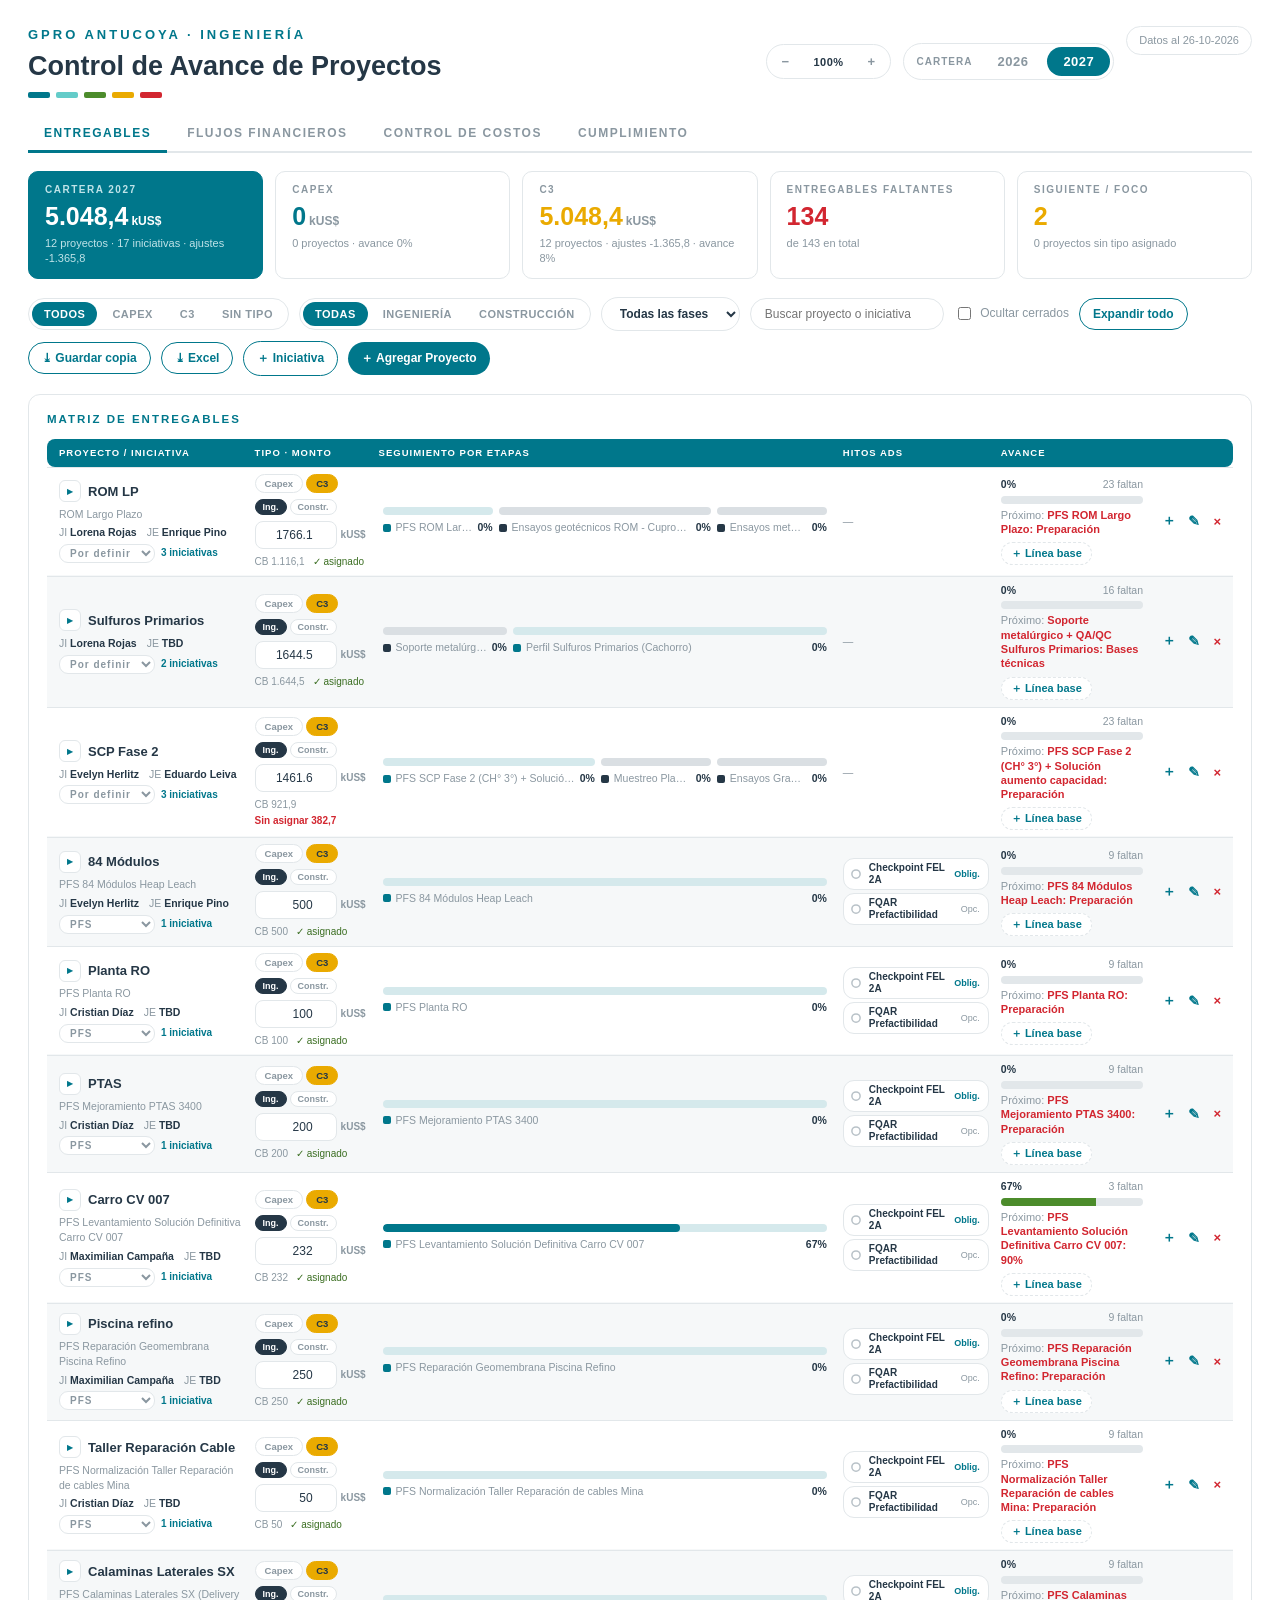
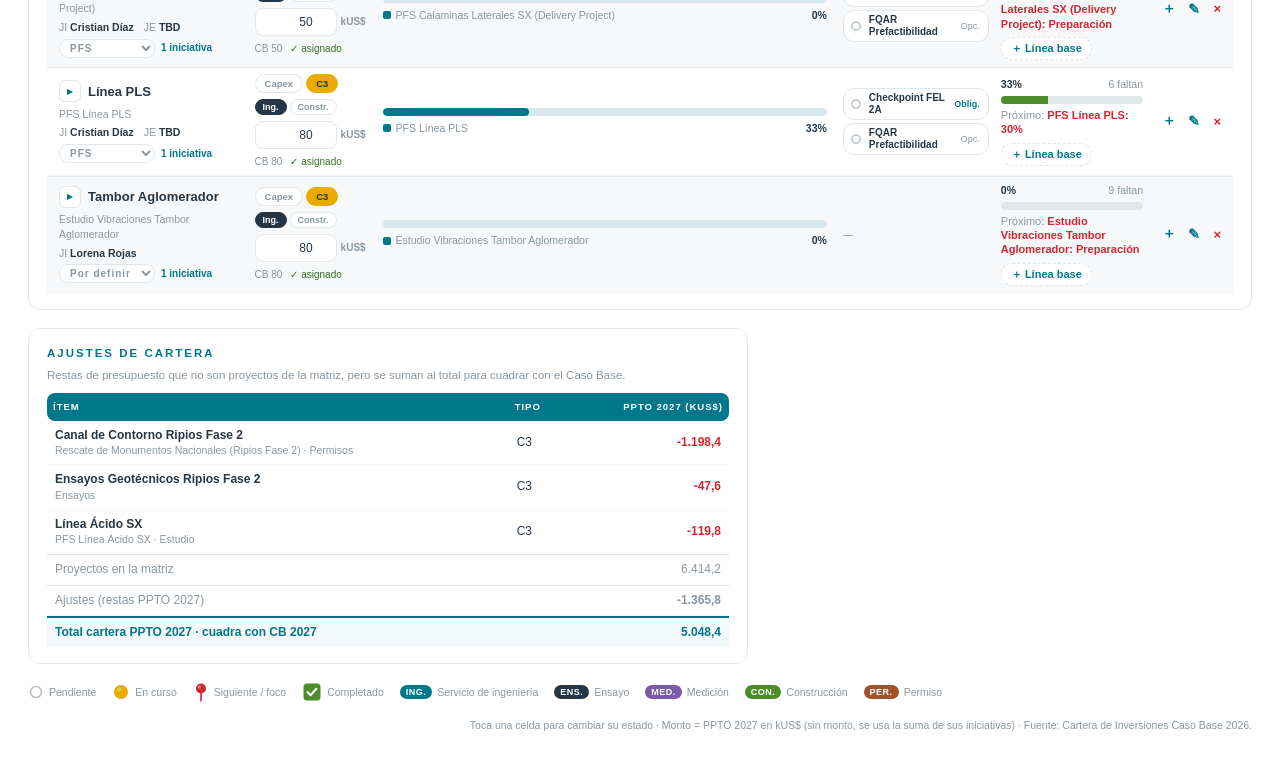
<file: local.html>
<!doctype html>
<html lang="es">
<head>
<meta charset="utf-8">
<meta name="viewport" content="width=device-width,initial-scale=1">
<title>Control de Avance de Proyectos</title>
<style>
/* Layout: kicker + título + barra de acentos → chips resumen → toolbar → matriz con cabecera teal (formato Foro Ingeniería AMSA). Look único claro, como el Foro. */
:root{
  --teal:#00778B; --teal-dk:#005f70; --navy:#253746; --gray:#8A97A0; --red:#D22630;
  --green:#3B6E22; --green2:#4C8C2B; --gold:#EAAA00; --line:#E2E7EA; --zebra:#F6F8F9; --aqua:#64CCC9;
  --soft:#F4FAFB; --white:#ffffff;
  --f:Arial, "Helvetica Neue", Helvetica, sans-serif;
  color-scheme:light;
}
*{box-sizing:border-box}
[hidden]{display:none!important}
body{background:var(--white);color:var(--navy);font-family:var(--f);font-size:13px;line-height:1.4}
.wrap{max-width:none;margin:0 auto;padding-inline:28px;padding-block:26px 40px;display:flex;flex-direction:column;gap:18px}
@media (max-width:700px){.wrap{padding-inline:16px}}
.topbar{display:flex;flex-wrap:wrap;justify-content:space-between;align-items:flex-start;gap:12px}
.kicker{color:var(--teal);font-weight:bold;font-size:13px;letter-spacing:3px;text-transform:uppercase}
h1{font-size:27px;margin:4px 0 6px;text-wrap:balance}
.accents{display:flex;gap:6px}
.accents span{width:22px;height:6px;border-radius:2px}
.sync{font-size:11px;color:var(--gray);border:1px solid var(--line);border-radius:20px;padding:6px 12px;white-space:nowrap}
.sync.warn{color:var(--red);border-color:var(--red)}

/* chips */
.chips{display:grid;grid-template-columns:repeat(5,minmax(0,1fr));gap:12px}
@media (max-width:1000px){.chips{grid-template-columns:repeat(2,minmax(0,1fr))}}
.chip{border:1px solid var(--line);border-radius:10px;padding:11px 16px;background:var(--white);min-width:0}
.chip.total{background:var(--teal);border-color:var(--teal)}
.chip .lab{font-size:10px;font-weight:bold;letter-spacing:1.5px;color:var(--gray);text-transform:uppercase}
.chip .num{font-size:25px;font-weight:bold;margin-top:2px;font-variant-numeric:tabular-nums;color:var(--navy)}
.chip .num small{font-size:12px;font-weight:bold;color:var(--gray);margin-left:3px}
.chip .sub{font-size:11px;color:var(--gray);margin-top:2px;font-variant-numeric:tabular-nums}
.chip.total .lab{color:#BFE3E8}.chip.total .num,.chip.total .num small{color:var(--white)}.chip.total .sub{color:#BFE3E8}
.n-capex{color:var(--teal)!important}.n-c3{color:var(--gold)!important}.n-red{color:var(--red)!important}

/* toolbar */
.toolbar{display:flex;flex-wrap:wrap;gap:10px;align-items:center}
.seg{display:inline-flex;gap:3px;border:1px solid var(--line);border-radius:20px;padding:3px}
.seg button{border:0;background:none;color:var(--gray);font:bold 11px var(--f);padding:6px 12px;border-radius:16px;cursor:pointer;letter-spacing:.5px}
.seg button[aria-pressed="true"]{background:var(--teal);color:var(--white)}
select,input[type=search]{font:bold 12px var(--f);color:var(--navy);background:var(--white);border:1px solid var(--line);border-radius:20px;padding:8px 14px}
input[type=search]{font-weight:normal;min-width:0;flex:1 1 180px;max-width:260px}
label.chk{display:inline-flex;align-items:center;gap:6px;color:var(--gray);font-size:12px;cursor:pointer}
.spacer{flex:1}
.btn-add{font:bold 13px var(--f);color:var(--white);background:var(--teal);border:none;border-radius:20px;padding:9px 18px;cursor:pointer}
.btn-add:hover{background:var(--teal-dk)}
button:focus-visible,input:focus-visible,select:focus-visible{outline:2px solid var(--aqua);outline-offset:2px}

/* matriz */
.card{border:1px solid var(--line);border-radius:12px;padding:16px 18px;background:var(--white);min-width:0}
.card h2{color:var(--teal);font-size:11.5px;letter-spacing:2px;text-transform:uppercase;margin:0 0 12px}
.scroll{overflow-x:auto}
table{border-collapse:separate;border-spacing:0;width:100%;min-width:900px;table-layout:fixed;font-size:12px}
th.c-name{width:17%}th.c-tm{width:124px}th.c-av{width:13%}th.c-del{width:84px}
thead th.stage{text-transform:none;letter-spacing:0;font-size:10px;overflow-wrap:anywhere}
thead th{background:var(--teal);color:var(--white);padding:8px 6px;text-align:left;font-size:9.5px;letter-spacing:1px;text-transform:uppercase;font-weight:bold;line-height:1.25;vertical-align:bottom}
thead th:first-child{border-radius:8px 0 0 8px}thead th:last-child{border-radius:0 8px 8px 0}
thead th.stage{text-align:center;padding-inline:3px}
thead th.stage span{display:block;color:#BFE3E8;font-size:9px;margin-bottom:2px}
tbody td{padding:6px 6px;vertical-align:middle;border-bottom:1px solid var(--zebra)}
td.first,th.first{position:sticky;left:0;z-index:2;padding-left:12px}
thead th.first{z-index:3}
.pname{display:flex;flex-direction:column;gap:4px;min-width:0}
.tm{display:flex;flex-direction:column;gap:6px;align-items:flex-start}
.pname input{border:1px solid transparent;background:transparent;padding:3px 6px;margin-left:-6px;font:bold 13px var(--f);color:var(--navy);border-radius:8px;width:100%}
.pname input:hover{border-color:var(--line);background:var(--white)}
.pmeta{display:flex;gap:6px;align-items:center;flex-wrap:wrap}
.fase{font:bold 10px var(--f);letter-spacing:1px;border:1px solid var(--line);background:var(--white);color:var(--gray);border-radius:9px;padding:2px 6px;cursor:pointer}
.ref{font-size:10.5px;color:var(--gray)}
.tipo{display:inline-flex;gap:3px}
.tipo button{font:bold 9.5px var(--f);border-radius:11px;cursor:pointer;padding:3px 9px;border:1px solid var(--line);background:var(--white);color:var(--gray)}
.tipo button:hover{border-color:var(--gray)}
.tipo button.on.capex{background:var(--teal);border-color:var(--teal);color:var(--white)}
.tipo button.on.c3{background:var(--gold);border-color:var(--gold);color:var(--navy)}
.monto{display:flex;align-items:center;gap:4px}
.monto input{width:82px;text-align:right;font:12px var(--f);font-variant-numeric:tabular-nums;padding:6px 8px;border:1px solid var(--line);border-radius:8px;color:var(--navy);background:var(--white)}
.monto small{color:var(--gray);font-size:10px;font-weight:bold}
td.cell{text-align:center;padding:2px}
.st{width:32px;height:32px;border:0;background:none;border-radius:8px;display:inline-grid;place-items:center;cursor:pointer;color:#B9C2C8}
.st:hover{background:var(--soft);box-shadow:inset 0 0 0 1px var(--line)}
.st svg{display:block}
.st.ok{color:var(--green2)}.st.run{color:var(--gold)}.st.pin{color:var(--red)}
.prog{display:flex;flex-direction:column;gap:4px;min-width:0}
.prog .l{display:flex;justify-content:space-between;font-size:10.5px;font-weight:bold;font-variant-numeric:tabular-nums}
.prog .l span{color:var(--gray);font-weight:normal}
.bar{display:flex;height:8px;border-radius:4px;overflow:hidden;background:var(--line)}
.bar i{display:block;height:100%}
.prog .n{font-size:11px;color:var(--gray);line-height:1.3}
.prog .n em{font-style:normal;color:var(--red);font-weight:bold}
.del{border:0;background:none;color:var(--red);cursor:pointer;font-weight:bold;padding:4px 6px;font-size:13px;border-radius:6px}
.confirm{display:flex;gap:4px;white-space:nowrap}
.confirm button{font:bold 10px var(--f);border-radius:11px;padding:4px 9px;cursor:pointer;border:1px solid var(--line);background:var(--white);color:var(--navy)}
.confirm button.yes{background:var(--red);border-color:var(--red);color:var(--white)}
.empty{padding:36px 20px;text-align:center;color:var(--gray);display:flex;flex-direction:column;gap:8px;align-items:center}
.empty strong{color:var(--teal);font-size:12px;letter-spacing:1.5px;text-transform:uppercase}
.foot .lg{white-space:nowrap}
.foot{display:flex;flex-wrap:wrap;gap:16px;font-size:10.5px;color:var(--gray);align-items:center}
.foot .lg{display:inline-flex;gap:5px;align-items:center}
.foot .lg i{display:inline-block;width:10px;height:10px;border-radius:3px}
.pop{position:fixed;z-index:40;background:var(--white);border:1px solid var(--line);border-radius:10px;box-shadow:0 6px 18px rgba(37,55,70,.2);padding:8px 10px;display:flex;flex-direction:column;min-width:200px}
.pop .h{font-weight:bold;color:var(--teal);font-size:10px;letter-spacing:1px;text-transform:uppercase;padding:4px 6px 6px}
.pop button{display:flex;align-items:center;gap:10px;border:0;background:none;color:var(--navy);font:12px var(--f);padding:6px;border-radius:6px;cursor:pointer;text-align:left}
.pop button:hover,.pop button.cur{background:var(--soft)}
.pop button.cur{font-weight:bold}
.pop .ic{width:20px;height:20px;display:grid;place-items:center}
.toast{position:fixed;left:50%;bottom:calc(20px + env(safe-area-inset-bottom,0px));transform:translateX(-50%);background:var(--navy);color:var(--white);padding:8px 14px;border-radius:20px;font-size:12px;z-index:50}
.modal-bg{position:fixed;inset:0;z-index:60;background:rgba(37,55,70,.45);display:grid;place-items:center;padding:16px}
.modal{background:var(--white);border:1px solid var(--teal);border-radius:12px;box-shadow:0 12px 32px rgba(37,55,70,.25);padding:18px 22px;width:min(560px,100%);max-height:calc(100% - 32px);overflow:auto}
.modal h3{color:var(--teal);font-size:12px;letter-spacing:1.5px;text-transform:uppercase;margin:0 0 14px}
.fgrid{display:grid;grid-template-columns:1fr 1fr;gap:12px 14px}
.fld{display:flex;flex-direction:column;gap:4px;min-width:0}.fld.full{grid-column:1/-1}
@media (max-width:480px){.fgrid{grid-template-columns:1fr}}
.fld label,.fld .flab{font-size:10px;font-weight:bold;color:var(--gray);text-transform:uppercase;letter-spacing:.5px}
.fld input,.fld select{font:13px var(--f);color:var(--navy);padding:8px 10px;border:1px solid var(--line);border-radius:8px;background:var(--white);width:100%}
.fld input:focus,.fld select:focus{border-color:var(--teal)}
.tipo.big button{font-size:12px;padding:7px 18px;border-radius:16px}
.ferr{color:var(--red);font-size:11.5px;margin:10px 0 0}
.fld input.bad{border-color:var(--red)}
.factions{display:flex;justify-content:flex-end;gap:8px;margin-top:16px}
.btn-ghost{font:bold 13px var(--f);color:var(--teal);background:var(--white);border:1px solid var(--teal);border-radius:20px;padding:8px 16px;cursor:pointer}
.btn-ghost:hover{background:var(--soft)}
.pinfo{display:flex;flex-wrap:wrap;gap:4px 10px;font-size:10.5px;color:var(--gray)}
.pinfo b{color:var(--navy);font-weight:bold}
.acts{display:flex;gap:2px;justify-content:flex-end}
.edit{border:0;background:none;color:var(--teal);cursor:pointer;font-weight:bold;font-size:14px;padding:4px 5px;border-radius:6px}
.edit:hover{background:var(--soft)}
th.c-gate{width:158px}
td.gate{padding:4px 6px}
.gl{display:flex;flex-direction:column;gap:3px;align-items:stretch}
.gch{display:flex;align-items:center;gap:6px;border:1px solid var(--line);background:var(--white);border-radius:11px;padding:3px 8px 3px 6px;cursor:pointer;font:bold 10px var(--f);color:var(--navy);text-align:left;line-height:1.2}
.gch:hover{border-color:var(--gray)}
.gch .gi{flex:0 0 auto;display:grid;place-items:center;color:#B9C2C8;width:13px}
.gch.ok{border-color:var(--green2);background:#EEF5EA}.gch.ok .gi{color:var(--green2)}
.gch.run{border-color:var(--gold);background:#FDF6E0}.gch.run .gi{color:var(--gold)}
.gch.pin{border-color:var(--red);background:#FCEBEC}.gch.pin .gi{color:var(--red)}
.gch em{font-style:normal;font-weight:normal;color:var(--gray);font-size:9px;margin-left:auto;white-space:nowrap}
.gch em.ob{color:var(--teal);font-weight:bold}
.gnone{font-size:10.5px;color:var(--gray)}
.adj{max-width:720px}
.adjnote{font-size:11.5px;color:var(--gray);margin:-6px 0 10px}
table.adjt{min-width:0;table-layout:auto}
.adjt th{text-transform:uppercase}
.adjt td{padding:6px 8px}
.adjt td.num,.adjt th.num{text-align:right;font-variant-numeric:tabular-nums;white-space:nowrap}
.adjt td.neg{color:var(--red);font-weight:bold}
.adjt tr.sub td{background:var(--white)!important;color:var(--gray);border-top:1px solid var(--line)}
.adjt tr.tot td{background:var(--soft)!important;font-weight:bold;color:var(--teal);border-top:2px solid var(--teal)}
@media (prefers-reduced-motion:no-preference){.bar i{transition:width .25s ease}}
/* jerarquía proyecto → iniciativas */
tbody tr.prow td{background:var(--white)}
tbody tr.prow.alt td{background:var(--zebra)}
tbody tr.prow.has td{border-top:1px solid var(--line)}
tbody tr.irow td{background:#FBFDFD;border-bottom:1px dashed var(--line)}
tbody tr.irow td.first{box-shadow:inset 3px 0 0 var(--aqua)}
tbody tr.irow.last td{border-bottom:1px solid var(--line)}
.prow-h{display:flex;align-items:center;gap:6px;min-width:0}
.prow-h input{flex:1;min-width:0}
.tog{flex:0 0 auto;width:22px;height:22px;border:1px solid var(--line);border-radius:6px;background:var(--white);color:var(--teal);cursor:pointer;font:bold 11px var(--f);display:grid;place-items:center;padding:0}
.tog:hover{border-color:var(--teal)}
.tog[aria-expanded="true"]{background:var(--teal);color:var(--white);border-color:var(--teal)}
.tog.ph{visibility:hidden}
.kcount{font-size:10px;color:var(--teal);font-weight:bold;white-space:nowrap}
.msum{display:flex;flex-direction:column;gap:1px;font-variant-numeric:tabular-nums}
.msum b{font-size:13px}.msum b small{font-size:10px;color:var(--gray);margin-left:3px}
.msum span{font-size:10px;color:var(--gray)}
td.ksumc{padding:6px 8px}
.ksum{display:flex;flex-wrap:wrap;gap:6px;align-items:center;cursor:pointer}
.kpill{display:inline-flex;align-items:center;gap:6px;border:1px solid var(--line);background:var(--white);border-radius:12px;padding:3px 9px 3px 4px;font-size:11px;max-width:100%}
.kpill .kn{white-space:nowrap;overflow:hidden;text-overflow:ellipsis;max-width:220px}
.kpill .kb2{width:46px;height:6px;border-radius:3px;background:var(--line);overflow:hidden;flex:0 0 auto}
.kpill .kb2 i{display:block;height:100%;background:var(--green2)}
.kpill b{font-variant-numeric:tabular-nums;font-size:10.5px}
.kadd{border:1px dashed var(--teal);background:none;color:var(--teal);font:bold 10.5px var(--f);border-radius:12px;padding:4px 10px;cursor:pointer}
.kadd:hover{background:var(--soft)}
.kind{display:inline-block;font:bold 9px var(--f);letter-spacing:.5px;border-radius:8px;padding:2px 6px;color:var(--white);text-transform:uppercase;flex:0 0 auto}
.kind.ing{background:var(--teal)}.kind.ens{background:var(--navy)}.kind.med{background:#7A5AA6}
.iname{display:flex;flex-direction:column;gap:3px;padding-left:20px;min-width:0}
.iname .ih{display:flex;align-items:center;gap:6px;min-width:0}
.iname .ih b{font-size:12px;min-width:0}
.imeta{display:flex;flex-wrap:wrap;gap:2px 10px;font-size:10.5px;color:var(--gray)}
.imeta b{color:var(--navy)}
.cbline{font-size:10px;color:var(--gray);font-variant-numeric:tabular-nums}
td.stepc{padding:4px 6px}
.stepper{display:flex;align-items:flex-start;gap:0;width:100%}
.step{flex:1 1 0;display:flex;flex-direction:column;align-items:center;gap:2px;position:relative;min-width:0}
.step:not(:last-child)::after{content:"";position:absolute;top:16px;left:calc(50% + 17px);right:calc(-50% + 17px);height:2px;background:var(--line)}
.step.done:not(:last-child)::after{background:var(--green2)}
.step .sl{font-size:9.5px;color:var(--gray);text-align:center;line-height:1.15;overflow-wrap:anywhere}
.step.cur .sl{color:var(--red);font-weight:bold}
.step.done .sl{color:var(--green)}
.btn-ghost.sm{padding:6px 12px;font-size:12px}
.datef{display:grid;grid-template-columns:1fr 1fr;gap:12px 14px}
.kindsel button.on.ing{background:var(--teal);border-color:var(--teal);color:var(--white)}
.kindsel button.on.ens{background:var(--navy);border-color:var(--navy);color:var(--white)}
.kindsel button.on.med{background:#7A5AA6;border-color:#7A5AA6;color:var(--white)}
.fhint{font-size:10.5px;color:var(--gray);margin-top:2px}
.kstages{font-size:10.5px;color:var(--gray);grid-column:1/-1;background:var(--soft);border-radius:8px;padding:8px 10px}
.kstages b{color:var(--navy)}
.fld select.bad{border-color:var(--red)}
.msum .unas{color:var(--red);font-weight:bold}.msum .over{color:var(--red);font-weight:bold}.msum .asg{color:var(--green)}
.toolbar .btn-ghost,.toolbar .btn-add{padding:8px 13px;font-size:12px}
.toolbar input[type=search]{max-width:220px;flex:1 1 140px}
/* resumen limpio de iniciativas en la fila del proyecto */
.ksum{display:flex;gap:6px;align-items:flex-start;flex-wrap:nowrap;cursor:pointer;padding:4px 2px;border-radius:8px}
.ksum:hover{background:var(--soft)}
.kcol{min-width:110px;display:flex;flex-direction:column;gap:5px}
.kseg{height:8px;border-radius:4px;overflow:hidden}
.kseg i{display:block;height:100%;border-radius:4px}
.kseg.ing{background:#D5E9EC}.kseg.ing i{background:var(--teal)}
.kseg.ens{background:#DADFE3}.kseg.ens i{background:var(--navy)}
.kseg.med{background:#E6DEF0}.kseg.med i{background:#7A5AA6}
.klab{display:flex;align-items:center;gap:5px;font-size:10.5px;color:var(--gray);min-width:0}
.klab .kn{white-space:nowrap;overflow:hidden;text-overflow:ellipsis;min-width:0;flex:1}
.klab b{color:var(--navy);font-variant-numeric:tabular-nums;font-size:10.5px}
.kdot{width:8px;height:8px;border-radius:2px;flex:0 0 auto}
.kdot.ing{background:var(--teal)}.kdot.ens{background:var(--navy)}.kdot.med{background:#7A5AA6}
.msum{flex-direction:row;flex-wrap:wrap;gap:2px 8px}
/* columna única de seguimiento */
th.c-stg{text-align:left}
td.stepc{padding:6px 10px}
.step .st{width:30px;height:30px}
.step:not(:last-child)::after{top:15px;left:calc(50% + 15px);right:calc(-50% + 15px)}
.sl{white-space:nowrap;overflow:hidden;text-overflow:ellipsis;max-width:100%}
/* pestañas */
.tabs{display:flex;gap:4px;border-bottom:2px solid var(--line)}
.tabs button{border:0;background:none;font:bold 12px var(--f);letter-spacing:1.5px;text-transform:uppercase;color:var(--gray);padding:10px 16px;cursor:pointer;border-bottom:3px solid transparent;margin-bottom:-2px}
.tabs button[aria-selected="true"]{color:var(--teal);border-bottom-color:var(--teal)}
.tabs button:hover{color:var(--navy)}
.tabpane{display:flex;flex-direction:column;gap:18px}
/* flujos */
.fhead{display:flex;flex-wrap:wrap;align-items:baseline;gap:6px 14px;margin-bottom:10px}
.fhead h2{margin:0}
.fsub{font-size:11px;color:var(--gray)}
.curve{position:relative;width:100%}
.curve svg{display:block;width:100%;height:auto}
.curve .tip{position:absolute;pointer-events:none;background:var(--white);border:1px solid var(--line);border-radius:8px;box-shadow:0 6px 18px rgba(37,55,70,.15);padding:7px 10px;font-size:11.5px;white-space:nowrap;transform:translate(-50%,-110%)}
.curve .tip b{display:block;color:var(--teal);font-size:10px;letter-spacing:1px;text-transform:uppercase;margin-bottom:2px}
.cempty{padding:30px 10px;text-align:center;color:var(--gray);font-size:12px;border:1px dashed var(--line);border-radius:10px}
table.fint{min-width:1100px;table-layout:fixed;font-size:11.5px}
table.fint th{padding:6px 4px;text-align:right;font-size:9.5px}
table.fint th.nm{text-align:left;width:230px;padding-left:12px}
table.fint thead tr.yr th{background:var(--navy);text-align:center;font-size:10px;letter-spacing:2px}
table.fint thead tr.yr th:first-child{border-radius:8px 0 0 0}table.fint thead tr.yr th:last-child{border-radius:0 8px 0 0}
table.fint thead tr.ms th{border-radius:0!important}
table.fint thead tr.ms th.now{background:var(--teal-dk);box-shadow:inset 0 -3px 0 var(--aqua)}
table.fint th.tt,table.fint td.tt{width:78px}
table.fint th.pp,table.fint td.pp{width:72px}
table.fint td{padding:3px 3px;text-align:right;font-variant-numeric:tabular-nums;border-bottom:1px solid var(--zebra)}
table.fint td.nm{text-align:left;padding-left:12px;white-space:nowrap;overflow:hidden;text-overflow:ellipsis}
table.fint tr.fp td{background:var(--zebra);font-weight:bold}
table.fint tr.fk td.nm{padding-left:26px}
table.fint tr.ftot td{background:var(--soft);font-weight:bold;color:var(--teal);border-top:2px solid var(--teal)}
table.fint td.m input{width:100%;text-align:right;font:11.5px var(--f);font-variant-numeric:tabular-nums;border:1px solid transparent;border-radius:6px;padding:4px 4px;background:transparent;color:var(--navy)}
table.fint td.m input:hover{border-color:var(--line);background:var(--white)}
table.fint td.m input:focus{border-color:var(--teal);background:var(--white);outline:none}
table.fint td.m input::placeholder{color:#C9D1D6}
table.fint td.now{background:#EEF7F8}
table.fint td.dif.bad{color:var(--red);font-weight:bold}
table.fint td.dif.ok{color:var(--green)}
table.fint td.tt{font-weight:bold}
/* control de costos */
.cl{font-size:10px;font-weight:bold;color:var(--gray);text-transform:uppercase;letter-spacing:1px}
input.permo{font:bold 12px var(--f);color:var(--navy);border:1px solid var(--line);border-radius:20px;padding:7px 12px;background:var(--white)}
#cosSel{min-width:260px}
table.cost{min-width:1050px;table-layout:fixed;font-size:12px}
table.cost th{text-align:right;font-size:9.5px;padding:8px 6px;line-height:1.25}
table.cost th.d{text-align:left;width:220px;padding-left:12px}
table.cost th.calc{background:var(--teal-dk)}
table.cost th small{display:block;color:#BFE3E8;font-size:9px;letter-spacing:.5px;font-weight:normal;text-transform:none;margin-bottom:2px}
table.cost td{padding:3px 4px;text-align:right;font-variant-numeric:tabular-nums;border-bottom:1px solid var(--zebra)}
table.cost td.d{text-align:left;padding-left:12px;font-weight:bold}
table.cost tr.cline td.d{padding-left:28px;font-weight:normal}
table.cost td.c{background:#EEF3F5;color:var(--navy);font-weight:bold;padding-right:10px}
table.cost td.m input{width:100%;text-align:right;font:12px var(--f);font-variant-numeric:tabular-nums;border:1px solid transparent;border-radius:6px;padding:5px 6px;background:transparent;color:var(--navy)}
table.cost td.m input:hover{border-color:var(--line);background:var(--white)}
table.cost td.m input:focus{border-color:var(--teal);background:var(--white);outline:none}
table.cost td.m input::placeholder{color:#C9D1D6}
table.cost tr.csub td{background:#DCE6EA;font-weight:bold;color:var(--navy);padding:7px 10px 7px 4px}
table.cost tr.csub td.d{padding-left:12px}
table.cost tr.cgrp td{background:var(--zebra)}
table.cost tr.ctot td{background:var(--navy);color:var(--white);font-weight:bold;padding:9px 10px 9px 4px}
table.cost tr.ctot td.d{padding-left:12px;border-radius:0 0 0 8px}table.cost tr.ctot td:last-child{border-radius:0 0 8px 0}
table.cost td.vbad{color:var(--red)!important}table.cost td.vok{color:var(--green)!important}
table.cost tr.ctot td.vbad{color:#FF9AA0!important}table.cost tr.ctot td.vok{color:#A8E08A!important}
table.cost td.m input::-webkit-inner-spin-button,table.cost td.m input::-webkit-outer-spin-button,table.fint td.m input::-webkit-inner-spin-button,table.fint td.m input::-webkit-outer-spin-button{-webkit-appearance:none;margin:0}
table.cost td.m input,table.fint td.m input{-moz-appearance:textfield;appearance:textfield}
table.cost td.m input{padding-right:7px}
table.cost td.c,table.cost tr.csub td,table.cost tr.cgrp td,table.cost tr.ctot td{padding-right:12px}
table.cost tr.cgrp td{font-weight:bold;padding-top:7px;padding-bottom:7px}
/* formato planilla: filas de partida celestes, subtotales oscuros */
:root{--cband:#C9D6EC;--cdark:#2F5468;--cnavy:#14294A}
table.cost tr.cl1 td,table.cflow tr.cl1 td{background:var(--cband);border-bottom:1px solid #fff}
table.cost tr.cl1 td.d,table.cflow tr.cl1 td.d{font-weight:bold}
table.cost tr.cl1 td.c{background:#B9C9E3}
table.cost tr.csub td,table.cost tr.cgrp td,table.cflow tr.csub td,table.cflow tr.cgrp td{background:var(--cdark)!important;color:#fff!important;font-weight:bold;border-bottom:1px solid #fff}
table.cost tr.ctot td,table.cflow tr.ctot td{background:var(--cnavy)!important;color:#fff!important}
table.cost tr.cline td,table.cflow tr.cline td{background:#fff}
table.cost tr.csub td.vbad,table.cost tr.cgrp td.vbad{color:#FF9AA0!important}
/* tabla de flujo mensual */
table.cflow{min-width:1250px;table-layout:fixed;font-size:11.5px}
table.cflow th{text-align:right;font-size:9.5px;padding:6px 4px;line-height:1.2;vertical-align:bottom}
table.cflow th.d{text-align:left;padding-left:12px}
table.cflow thead tr.yr th{background:var(--teal);text-align:center;letter-spacing:2px}
table.cflow thead tr.yr th.d{text-align:left}
table.cflow thead tr.yr th:first-child{border-radius:8px 0 0 0}table.cflow thead tr.yr th:last-child{border-radius:0 8px 0 0}
table.cflow thead tr.ms th{border-radius:0!important;background:var(--teal);font-size:9px;letter-spacing:0;text-transform:none}
table.cflow thead tr.ms th.now{background:var(--teal-dk);box-shadow:inset 0 -3px 0 var(--aqua)}
table.cflow th.cy{background:var(--cnavy)!important;text-align:center}
table.cflow td{padding:2px 3px;text-align:right;font-variant-numeric:tabular-nums;border-bottom:1px solid var(--zebra)}
table.cflow td.d{text-align:left;padding-left:12px;white-space:nowrap;overflow:hidden;text-overflow:ellipsis}
table.cflow tr.cline td.d{padding-left:26px}
table.cflow td.pp{font-weight:bold;padding-right:8px}
table.cflow td.cy{font-weight:bold;padding-right:8px}
table.cflow tr.cl1 td.cy,table.cflow tr.cline td.cy{background:#AFC2E0}
table.cflow td.tt{font-weight:bold;padding-right:8px}
table.cflow td.m input{width:100%;text-align:right;font:11.5px var(--f);font-variant-numeric:tabular-nums;border:1px solid transparent;border-radius:5px;padding:4px 3px;background:transparent;color:var(--navy);-moz-appearance:textfield;appearance:textfield}
table.cflow td.m input::-webkit-inner-spin-button,table.cflow td.m input::-webkit-outer-spin-button{-webkit-appearance:none;margin:0}
table.cflow td.m input:hover{border-color:#fff;background:rgba(255,255,255,.6)}
table.cflow td.m input:focus{border-color:var(--teal);background:#fff;outline:none}
table.cflow td.m input::placeholder{color:#9FB0C9}
table.cflow td.now{box-shadow:inset 0 0 0 999px rgba(100,204,201,.12)}
table.cflow td.cal{font-weight:bold;padding-right:8px}
table.cflow td.cal.ok{color:var(--green)}table.cflow td.cal.bad{color:var(--red)}
table.cflow tr.csub td.cal.ok,table.cflow tr.cgrp td.cal.ok,table.cflow tr.ctot td.cal.ok{color:#A8E08A!important}
table.cflow tr.csub td.cal.bad,table.cflow tr.cgrp td.cal.bad,table.cflow tr.ctot td.cal.bad{color:#FF9AA0!important}
#cosView button{font-size:10px}
/* ítems desplegables en costos */
.dd{display:flex;align-items:center;gap:6px;min-width:0}
.tog.sm{width:18px;height:18px;font-size:9px;border-radius:4px}
.tsp{display:inline-block;width:18px;flex:0 0 auto}
.icount{font-size:9.5px;font-weight:bold;color:var(--teal);background:#fff;border-radius:8px;padding:0 6px}
.addit{margin-left:auto;border:0;background:none;color:var(--teal);font:bold 13px var(--f);cursor:pointer;opacity:0;border-radius:5px;padding:0 5px}
tr:hover .addit,.addit:focus-visible{opacity:1}
tr.csub .addit,tr.cgrp .addit,tr.ctot .addit{display:none}
.inm{white-space:nowrap;overflow:hidden;text-overflow:ellipsis;min-width:0}
.iq{font-size:10px;color:var(--gray);white-space:nowrap;font-weight:normal}
.iacts{margin-left:auto;display:inline-flex;gap:1px;opacity:0}
tr:hover .iacts,.iacts:focus-within{opacity:1}
.iacts button{border:0;background:none;color:var(--teal);cursor:pointer;font:bold 12px var(--f);padding:0 4px;border-radius:4px}
.iacts button.x{color:var(--red)}
.dd .confirm{margin-left:auto}
table.cost tr.irw td,table.cflow tr.irw td{background:#fff;font-weight:normal}
table.cost tr.irw td.d,table.cflow tr.irw td.d{font-weight:normal}
table.cost tr.igrp td,table.cflow tr.igrp td{background:#EEF3FA;font-weight:bold}
table.cost tr.igrp td.d,table.cflow tr.igrp td.d{font-weight:bold}
table.cost tr.irw td.c{background:#F3F6F9}
table.cflow td.sm{font-size:10.5px;color:var(--gray);text-align:right}
table.cflow tr.irw td.cy{background:#E6EDF6}
table.cflow tr.igrp td.cy{background:#DCE6F2}
table.cflow thead tr.yr th{letter-spacing:0;text-transform:none;font-size:10px}
/* tabla única 9 columnas + flujo */
table.cost{min-width:1340px}
table.cost col.cd{width:300px}table.cost col.c9{width:auto}
table.cost col.cy{width:70px}table.cost col.cm{width:58px}table.cost col.ctt{width:76px}table.cost col.ccal{width:62px}
table.cost.open27{min-width:2050px}
table.cost thead tr.grp th{background:var(--navy);text-align:center;font-size:10px;letter-spacing:2px;padding:6px 4px;border-radius:0}
table.cost thead tr.grp th.d{text-align:left;vertical-align:bottom;border-radius:8px 0 0 0;background:var(--teal)}
table.cost thead tr.grp th.g9{background:var(--teal)}
table.cost thead tr.grp th.gf{background:var(--cnavy)}
table.cost thead tr.grp th.tt{background:var(--cnavy);vertical-align:bottom;text-align:right}
table.cost thead tr.grp th:last-child{border-radius:0 8px 0 0}
table.cost thead tr.sub th{border-radius:0!important}
table.cost thead th.fm,table.cost thead th.fy{background:var(--cnavy);text-transform:none;letter-spacing:0;font-size:10px}
table.cost thead th.fm{background:#24406B}
table.cost thead th.now{box-shadow:inset 0 -3px 0 var(--aqua)}
.ytog{border:1px solid rgba(255,255,255,.5);background:none;color:#fff;font:bold 10px var(--f);border-radius:10px;padding:2px 7px;cursor:pointer;white-space:nowrap}
.ytog:hover{background:rgba(255,255,255,.15)}
table.cost td.fy{background-clip:padding-box}
table.cost tr.cl1 td.fy,table.cost tr.cline td.fy{background:#AFC2E0}
table.cost tr.irw td.fy{background:#E6EDF6}table.cost tr.igrp td.fy{background:#DCE6F2}
table.cost td.fm{font-size:11px}
table.cost td.tt{font-weight:bold;padding-right:8px}
table.cost td.cal{font-weight:bold;padding-right:8px;text-align:right}
table.cost td.cal.ok{color:var(--green)}table.cost td.cal.bad{color:var(--red)}
table.cost tr.csub td.cal.ok,table.cost tr.cgrp td.cal.ok,table.cost tr.ctot td.cal.ok{color:#A8E08A!important}
table.cost tr.csub td.cal.bad,table.cost tr.cgrp td.cal.bad,table.cost tr.ctot td.cal.bad{color:#FF9AA0!important}
table.cost td.d{position:sticky;left:0;z-index:1}
table.cost thead th.d{position:sticky;left:0;z-index:3}
table.cost tr.cl1 td.d{background:var(--cband)}table.cost tr.irw td.d{background:#fff}table.cost tr.igrp td.d{background:#EEF3FA}
table.cost tr.cline td.d{background:#fff}
table.cost td.now{box-shadow:inset 0 0 0 999px rgba(100,204,201,.14)}
table.cost thead tr.sub th{font-size:9.5px;letter-spacing:.3px;overflow-wrap:anywhere;hyphens:auto}
/* verificador de sincronización (solo versión en la nube) */
body.has-syncbar .wrap{padding-bottom:72px}
.syncbar{position:fixed;left:0;right:0;bottom:0;z-index:45;display:flex;align-items:center;gap:10px;flex-wrap:wrap;background:var(--white);border-top:1px solid var(--line);box-shadow:0 -4px 14px rgba(37,55,70,.08);padding:8px 28px calc(8px + env(safe-area-inset-bottom,0px));font-size:12px;color:var(--navy)}
@media (max-width:700px){.syncbar{padding-inline:16px}}
.syncbar .sdot{width:10px;height:10px;border-radius:50%;flex:0 0 auto;background:var(--gold)}
.syncbar[data-st="ok"] .sdot{background:var(--green2)}
.syncbar[data-st="bad"] .sdot{background:var(--red)}
.syncbar[data-st="busy"] .sdot{background:var(--gold)}
@media (prefers-reduced-motion:no-preference){.syncbar[data-st="busy"] .sdot{animation:spulse 1s ease-in-out infinite}}
@keyframes spulse{50%{opacity:.35}}
.syncbar[data-st="bad"] .stxt{color:var(--red);font-weight:bold}
.syncbar .stxt em{font-style:normal;color:var(--red)}
.syncbar .btn-ghost.sm{padding:5px 12px;font-size:11.5px}
.syncbar button:disabled{opacity:.5;cursor:default}
body.has-syncbar .toast{bottom:calc(64px + env(safe-area-inset-bottom,0px))}
/* etiqueta del ambiente de prueba (solo artifact) */
.testtag{font:bold 10px var(--f);letter-spacing:1px;text-transform:uppercase;color:#7A5A00;background:#FDF3D0;border:1px solid var(--gold);border-radius:20px;padding:6px 12px;white-space:nowrap}
.topbar>.testtag{margin-left:auto;margin-right:-4px}
/* selector de cartera por año */
.topbar>.yrsel{margin-left:auto;align-items:center;align-self:center}
.topbar>.yrsel~.testtag{margin-left:0}
.yrsel .yrlab{font:bold 10px var(--f);letter-spacing:1px;text-transform:uppercase;color:var(--gray);padding:0 6px 0 10px}
.yrsel button{font-size:13px;padding:7px 16px}
@media (max-width:640px){.topbar>.yrsel{margin-left:0;order:3}}
/* seguimiento de permisos */
.kind.per{background:#A0522D}.kdot.per{background:#A0522D}
.kseg.per{background:#F2E1D6}.kseg.per i{background:#A0522D}
.kindsel button.on.per{background:#A0522D;border-color:#A0522D;color:var(--white)}
/* nombre de iniciativa editable */
.iname .ih .iname-in{flex:1 1 auto;min-width:0;border:1px solid transparent;background:transparent;padding:3px 6px;margin-left:-2px;font:bold 12px/1.35 var(--f);color:var(--navy);border-radius:8px;resize:none;overflow:hidden;field-sizing:content;font-family:inherit}
.iname .ih .iname-in:hover{border-color:var(--line);background:var(--white)}
.iname .ih .iname-in:focus{border-color:var(--teal);background:var(--white);outline:none}
/* construcción y categoría */
.kind.con{background:#4C8C2B}.kdot.con{background:#4C8C2B}
.kseg.con{background:#DCEBD3}.kseg.con i{background:#4C8C2B}
.kindsel button.on.con{background:#4C8C2B;border-color:#4C8C2B;color:var(--white)}
.tm .tipo.cat button{font-size:9px;padding:2px 7px}
.tipo button.on.cing{background:var(--navy);border-color:var(--navy);color:var(--white)}
.tipo button.on.ccon{background:#4C8C2B;border-color:#4C8C2B;color:var(--white)}
#tabFin>.toolbar{margin-bottom:12px}
/* línea base y cumplimiento */
.step .sd{font-size:9px;color:var(--gray);line-height:1.1;white-space:nowrap}
.step .sd.ok{color:var(--green)}.step .sd.late{color:var(--red);font-weight:bold}
.lbb{display:inline-flex;align-items:center;gap:5px;margin-top:6px;font:11px var(--f);color:var(--navy);background:var(--white);border:1px solid var(--line);border-radius:12px;padding:3px 9px;cursor:pointer;text-align:left;max-width:100%}
.lbb:hover{border-color:var(--teal)}
.lbb.none{color:var(--teal);border-style:dashed;font-weight:bold}
.lbb .sdot,.lbsem i{width:8px;height:8px;border-radius:50%;flex:0 0 auto;background:var(--gray);display:inline-block}
.lbb.ok .sdot,.lbsem.ok i{background:var(--green2)}.lbb.warn .sdot,.lbsem.warn i{background:var(--gold)}.lbb.bad .sdot,.lbsem.bad i{background:var(--red)}
.lbsem{display:inline-flex;align-items:center;gap:6px;font-size:11px;font-weight:bold;white-space:nowrap}
.modal.lbm{width:min(980px,100%)}
.lbst{font-size:12px;padding:8px 12px;border-radius:8px;background:var(--zebra);margin-bottom:10px}
.lbst.congelada{background:#E5F1EC}.lbst.revision{background:#FDF3D0}
.lbk{display:flex;flex-wrap:wrap;gap:6px 16px;font-size:11.5px;color:var(--gray);margin-bottom:10px}
.lbk b{color:var(--navy)}.lbk b.neg{color:var(--red)}
.lbact{display:flex;flex-wrap:wrap;gap:8px;align-items:center;justify-content:flex-end;margin-bottom:10px}
.lbact input{flex:1 1 260px;font:12px var(--f);border:1px solid var(--line);border-radius:8px;padding:7px 10px}
.lbact input.bad{border-color:var(--red)}
.lbwarn{color:var(--red);font-size:12px;font-weight:bold}
.lbscroll{overflow:auto;max-height:52vh;border:1px solid var(--line);border-radius:8px}
table.lbt{min-width:640px;table-layout:auto;font-size:12px}
table.lbt thead th{position:sticky;top:0;border-radius:0!important}
table.lbt td{padding:4px 8px;border-bottom:1px solid var(--zebra)}
table.lbt td.num{text-align:right;font-variant-numeric:tabular-nums}
table.lbt td.neg{color:var(--red);font-weight:bold}table.lbt td.pos{color:var(--green)}
table.lbt tr.lbi td{background:var(--soft);padding:7px 8px}
table.lbt tr.lbi small{color:var(--gray);margin-left:6px}
table.lbt tr.lbi .btn-ghost{margin-left:10px;padding:3px 10px;font-size:11px}
table.lbt input[type=date]{font:12px var(--f);border:1px solid var(--line);border-radius:6px;padding:3px 6px;color:var(--navy)}
table.lbt input[type=date]:disabled{background:var(--zebra);color:var(--gray);border-color:transparent}
.lbstate{font-size:11px;color:var(--gray)}.lbstate.ok{color:var(--green);font-weight:bold}.lbstate.run{color:#9A7300}.lbstate.pin{color:var(--red)}
#lbHist h4{font-size:11px;letter-spacing:1px;text-transform:uppercase;color:var(--teal);margin:14px 0 6px}
.lbh{margin:0;padding-left:18px;font-size:12px;color:var(--navy)}
table.lbw{font-size:11.5px}
#tabCum>.toolbar{margin-bottom:12px;align-items:center}
table.cumt{min-width:980px;table-layout:auto;font-size:12px}
table.cumt td{padding:7px 8px;border-bottom:1px solid var(--zebra);vertical-align:middle}
table.cumt th.num,table.cumt td.num{text-align:right;font-variant-numeric:tabular-nums;white-space:nowrap}
table.cumt td.neg{color:var(--red);font-weight:bold}
table.cumt td.nm b{display:block}table.cumt td.nm small{color:var(--gray);font-size:10.5px}
table.cumt th.wk,table.cumt td.wk{background:#F4F8F9;color:var(--gray)}
table.cumt tbody tr{cursor:pointer}table.cumt tbody tr:hover td{background:var(--soft)}
table.cumt .lbb{margin-top:0}
.lbb small{display:block;color:var(--gray);font-size:10px}
/* flujos: series */
#curveSub .lg{display:inline-flex;align-items:center;gap:5px;margin-right:12px;white-space:nowrap}
#curveSub .lg i{display:inline-block;width:18px;height:0;border-top:2px solid}
#curveSub i.lp{border-color:#00778B}#curveSub i.lf{border-color:#EAAA00;border-top-style:dotted}#curveSub i.lr{border-color:#4C8C2B;border-top-width:3px}#curveSub i.lj{border-color:#4C8C2B;border-top-style:dashed}
#finKpi .sub .up{color:var(--red);font-weight:bold}#finKpi .sub .dn{color:var(--green);font-weight:bold}
#finSer button{padding:5px 11px;font-size:10.5px}
.btn-add.sm{padding:6px 12px;font-size:12px}
table.fint thead tr.ms th.rm{background:#3F7524}
table.fint thead tr.ms th i{font-style:normal;font-size:8px;margin-left:2px;opacity:.8}
table.fint td.pj input{font-style:italic;color:var(--gray)}
table.fint td.pj input::placeholder{color:#8A97A0}
table.fint td.rm{background:#F1F7EE}
/* zoom */
.topbar>.zoomsel{margin-left:auto;align-self:center;align-items:center}
.topbar>.zoomsel~.yrsel{margin-left:0}
.zoomsel button{font-size:13px;padding:6px 10px;min-width:30px}
.zoomsel #zVal{font-size:11px;min-width:48px;color:var(--navy)}
.zoomsel button:disabled{opacity:.35;cursor:default}
@media (max-width:640px){.topbar>.zoomsel{display:none}}
/* CPI / valor ganado */
.n-ok{color:var(--green)!important}.n-warn{color:#B07D00!important}
table.evmt{min-width:900px;table-layout:auto;font-size:12px}
table.evmt th{text-align:right;white-space:nowrap}table.evmt th.nm,table.evmt td.nm{text-align:left}
table.evmt td{padding:6px 8px;text-align:right;font-variant-numeric:tabular-nums;border-bottom:1px solid var(--zebra);white-space:nowrap}
table.evmt td.nm{max-width:300px;overflow:hidden;text-overflow:ellipsis}
table.evmt td.n-red,table.evmt td.n-ok,table.evmt td.n-warn{font-weight:bold}
table.evmt td .up{color:var(--red)}table.evmt td .dn{color:var(--green)}
table.evmt tr.ftot td{background:var(--soft);font-weight:bold;color:var(--teal);border-top:2px solid var(--teal)}
.fisin{display:inline-flex;align-items:center;gap:2px}
.fisin input{width:52px;text-align:right;font:12px var(--f);border:1px solid var(--line);border-radius:6px;padding:3px 5px;color:var(--navy)}
.fisin input::placeholder{color:#9AA6AE}
/* CPI por mes */
.curve svg #chit{cursor:pointer}
.cpistrip{display:flex;flex-wrap:wrap;gap:6px;align-items:center;margin-top:10px}
.cpistrip .cl{margin-right:4px}
.cpistrip button{display:flex;flex-direction:column;align-items:center;min-width:54px;border:1px solid var(--line);background:var(--white);border-radius:8px;padding:4px 6px;cursor:pointer;font:11px var(--f)}
.cpistrip button small{color:var(--gray);font-size:9.5px;text-transform:uppercase;letter-spacing:.5px}
.cpistrip button b{font-size:13px;color:var(--navy)}
.cpistrip button.on{border-color:var(--navy);box-shadow:inset 0 0 0 1px var(--navy);background:var(--soft)}
.curve .tip .tcpi{font-weight:bold}
.lnk{border:0;background:none;color:var(--teal);font:inherit;text-decoration:underline;cursor:pointer;padding:0}
#finMes button{padding:5px 8px;font-size:10.5px}
#finMes button.pj{font-style:italic;color:#9AA6AE}
#finMes button.pj[aria-pressed="true"]{color:var(--white)}
#tabFin>.toolbar{align-items:center;flex-wrap:wrap}
</style>
<style>body{margin:0}</style>
</head>
<body>
<script id="datos" type="application/json">{"exportado": "2026-10-26T20:55:55Z", "proyectos": [{"id": "c27-rom-lp", "desc": "ROM Largo Plazo", "etapas": {}, "fase": "", "gates": {}, "jefeEje": "Enrique Pino", "jefeIng": "Lorena Rojas", "monto": 1766.1, "nombre": "ROM LP", "orden": 1, "pep": "", "tipo": "C3"}, {"id": "c27-sulfuros", "desc": "Sulfuros Primarios", "etapas": {}, "fase": "", "gates": {}, "jefeEje": "TBD", "jefeIng": "Lorena Rojas", "monto": 1644.5, "nombre": "Sulfuros Primarios", "orden": 2, "pep": "", "tipo": "C3"}, {"id": "c27-scp-f2", "desc": "SCP Fase 2", "etapas": {}, "fase": "", "gates": {}, "jefeEje": "Eduardo Leiva", "jefeIng": "Evelyn Herlitz", "monto": 1461.6, "nombre": "SCP Fase 2", "orden": 3, "pep": "", "tipo": "C3"}, {"id": "c27-84-modulos", "desc": "PFS 84 Módulos Heap Leach", "etapas": {}, "fase": "PFS", "gates": {}, "jefeEje": "Enrique Pino", "jefeIng": "Evelyn Herlitz", "monto": 500, "nombre": "84 Módulos", "orden": 4, "pep": "", "tipo": "C3"}, {"id": "c27-planta-ro", "desc": "PFS Planta RO", "etapas": {}, "fase": "PFS", "gates": {}, "jefeEje": "TBD", "jefeIng": "Cristian Díaz", "monto": 100, "nombre": "Planta RO", "orden": 5, "pep": "", "tipo": "C3"}, {"id": "c27-ptas", "actualizado": "2026-10-20T19:45:29.555Z", "desc": "PFS Mejoramiento PTAS 3400", "etapas": {}, "fase": "PFS", "gates": {}, "jefeEje": "TBD", "jefeIng": "Cristian Díaz", "monto": 200, "nombre": "PTAS", "orden": 6, "pep": "", "tipo": "C3"}, {"id": "c27-carro-cv007", "desc": "PFS Levantamiento Solución Definitiva Carro CV 007", "etapas": {"bd": "ok", "inputs": "ok", "p30": "ok", "p60": "ok", "p90": "pin", "prep": "ok", "rev": "ok"}, "fase": "PFS", "gates": {}, "jefeEje": "TBD", "jefeIng": "Maximilian Campaña", "monto": 232, "nombre": "Carro CV 007", "orden": 7, "pep": "", "tipo": "C3"}, {"id": "c27-piscina-refino", "desc": "PFS Reparación Geomembrana Piscina Refino", "etapas": {}, "fase": "PFS", "gates": {}, "jefeEje": "TBD", "jefeIng": "Maximilian Campaña", "monto": 250, "nombre": "Piscina refino", "orden": 8, "pep": "", "tipo": "C3"}, {"id": "c27-taller-cables", "desc": "PFS Normalización Taller Reparación de cables Mina", "etapas": {}, "fase": "PFS", "gates": {}, "jefeEje": "TBD", "jefeIng": "Cristian Díaz", "monto": 50, "nombre": "Taller Reparación Cables Mina", "orden": 9, "pep": "", "tipo": "C3"}, {"id": "c27-calaminas-sx", "desc": "PFS Calaminas Laterales SX (Delivery Project)", "etapas": {}, "fase": "PFS", "gates": {}, "jefeEje": "TBD", "jefeIng": "Cristian Díaz", "monto": 50, "nombre": "Calaminas Laterales SX", "orden": 10, "pep": "", "tipo": "C3"}, {"id": "c27-linea-pls", "desc": "PFS Línea PLS", "etapas": {"bd": "ok", "inputs": "ok", "p30": "pin", "prep": "ok"}, "fase": "PFS", "gates": {}, "jefeEje": "TBD", "jefeIng": "Cristian Díaz", "monto": 80, "nombre": "Línea PLS", "orden": 11, "pep": "", "tipo": "C3"}, {"id": "c27-tambor", "desc": "Estudio Vibraciones Tambor Aglomerador", "etapas": {}, "fase": "", "gates": {}, "jefeEje": "", "jefeIng": "Lorena Rojas", "monto": 80, "nombre": "Tambor Aglomerador", "orden": 12, "pep": "", "tipo": "C3"}, {"id": "c26-cuprochlor-t-brs", "anio": 2026, "desc": "", "etapas": {}, "fase": "", "gates": {}, "jefeEje": "", "jefeIng": "", "monto": null, "nombre": "Cuprochlor T-BRS", "orden": 2026001, "pep": "1003-24AD209 / 1003-25AD201 / 1003-26AD202", "tipo": "C3"}, {"id": "c26-sulfuros-primarios", "anio": 2026, "desc": "", "etapas": {}, "fase": "", "gates": {}, "jefeEje": "", "jefeIng": "", "monto": null, "nombre": "Sulfuros Primarios", "orden": 2026002, "pep": "1003-26AD203", "tipo": "C3"}, {"id": "c26-descarbonizacion-tambor", "anio": 2026, "desc": "", "etapas": {}, "fase": "", "gates": {}, "jefeEje": "", "jefeIng": "", "monto": null, "nombre": "Descarbonización Tambor", "orden": 2026003, "pep": "S/PEP", "tipo": "C3"}, {"id": "c26-rom-estatico-lp", "anio": 2026, "desc": "", "etapas": {}, "fase": "", "gates": {}, "jefeEje": "", "jefeIng": "", "monto": null, "nombre": "ROM Estático LP", "orden": 2026004, "pep": "S/PEP", "tipo": "C3"}, {"id": "c26-rom-cp-lp-cuprochlor-t-brs", "anio": 2026, "desc": "", "etapas": {}, "fase": "", "gates": {}, "jefeEje": "", "jefeIng": "", "monto": null, "nombre": "ROM CP-LP-Cuprochlor T-BRS", "orden": 2026005, "pep": "1003-26AD205", "tipo": "C3"}, {"id": "c26-ripios-fase-2", "anio": 2026, "desc": "", "etapas": {}, "fase": "", "gates": {}, "jefeEje": "", "jefeIng": "", "monto": null, "nombre": "Ripios Fase 2", "orden": 2026006, "pep": "1003AD3002/61 / 1003-26AD201", "tipo": "C3"}, {"id": "c26-tap-off-s-e", "anio": 2026, "desc": "", "etapas": {}, "fase": "", "gates": {}, "jefeEje": "", "jefeIng": "", "monto": null, "nombre": "Tap OFF S/E", "orden": 2026007, "pep": "", "tipo": "C3"}, {"id": "c26-scp-fase-3", "anio": 2026, "desc": "", "etapas": {}, "fase": "", "gates": {}, "jefeEje": "", "jefeIng": "", "monto": null, "nombre": "SCP Fase 3", "orden": 2026008, "pep": "", "tipo": "C3"}, {"id": "c26-canales-de-contorno", "anio": 2026, "desc": "", "etapas": {}, "fase": "", "gates": {}, "jefeEje": "", "jefeIng": "", "monto": null, "nombre": "Canales de Contorno", "orden": 2026009, "pep": "1003-26AD208", "tipo": "C3"}, {"id": "c26-carro-cv007", "anio": 2026, "desc": "", "etapas": {}, "fase": "", "gates": {}, "jefeEje": "", "jefeIng": "", "monto": null, "nombre": "Carro CV007", "orden": 2026010, "pep": "S/PEP", "tipo": "C3"}, {"id": "c26-sulfuros-primarios-ant-cacho", "anio": 2026, "desc": "", "etapas": {}, "fase": "", "gates": {}, "jefeEje": "", "jefeIng": "", "monto": null, "nombre": "Sulfuros Primarios (ANT+Cachorro)", "orden": 2026011, "pep": "1003-26AD209", "tipo": "C3"}, {"id": "c26-stn-fase-diluido", "anio": 2026, "desc": "", "etapas": {}, "fase": "", "gates": {}, "jefeEje": "", "jefeIng": "", "monto": null, "nombre": "STN Fase Diluido", "orden": 2026012, "pep": "S/PEP", "tipo": "C3"}, {"id": "c26-84-modulos", "anio": 2026, "desc": "", "etapas": {}, "fase": "", "gates": {}, "jefeEje": "", "jefeIng": "", "monto": null, "nombre": "84 Módulos", "orden": 2026013, "pep": "S/PEP", "tipo": "C3"}, {"id": "c26-planta-ro", "actualizado": "2026-10-26T19:13:06.800Z", "anio": 2026, "desc": "", "etapas": {}, "fase": "", "gates": {}, "jefeEje": "", "jefeIng": "", "monto": null, "nombre": "Planta RO", "orden": 2026014, "pep": "S/PEP", "tipo": "C3"}, {"id": "k26-implementacion-solucion-ripio", "anio": 2026, "categoria": "Construcción", "desc": "", "etapas": {}, "fase": "", "gates": {}, "jefeEje": "E. Leiva", "jefeIng": "", "monto": null, "nombre": "Implementación Solución Ripio Fase 1 Etapa 2", "orden": 2026100, "pep": "1003-24PE427", "tipo": "Capex"}, {"id": "k26-reparacion-piscinas-pls-ils-20", "anio": 2026, "categoria": "Construcción", "desc": "", "etapas": {}, "fase": "", "gates": {}, "jefeEje": "E. Cabalín", "jefeIng": "", "monto": null, "nombre": "Reparación piscinas PLS - ILS 2026", "orden": 2026101, "pep": "1003-25PE404", "tipo": "Capex"}, {"id": "k26-reparacion-canaletas-lixiviaci", "anio": 2026, "categoria": "Construcción", "desc": "", "etapas": {}, "fase": "", "gates": {}, "jefeEje": "E. Pino", "jefeIng": "", "monto": null, "nombre": "Reparación canaletas lixiviación", "orden": 2026102, "pep": "1003-25PE402", "tipo": "Capex"}, {"id": "k26-extractor-de-gases-truck-shop", "anio": 2026, "categoria": "Construcción", "desc": "", "etapas": {}, "fase": "", "gates": {}, "jefeEje": "E. Cabalín", "jefeIng": "", "monto": null, "nombre": "Extractor de Gases Truck Shop", "orden": 2026103, "pep": "1003-23MI414", "tipo": "Capex"}, {"id": "k26-traslado-subestacion-electrica", "anio": 2026, "categoria": "Construcción", "desc": "", "etapas": {}, "fase": "", "gates": {}, "jefeEje": "E. Pino", "jefeIng": "", "monto": null, "nombre": "Traslado Subestación Eléctrica", "orden": 2026105, "pep": "1003-26MI414", "tipo": "Capex"}, {"id": "k26-mejora-sistema-incendio-area-h", "anio": 2026, "categoria": "Construcción", "desc": "", "etapas": {}, "fase": "", "gates": {}, "jefeEje": "E. Cabalín", "jefeIng": "", "monto": null, "nombre": "Mejora Sistema Incendio Área Húmeda", "orden": 2026106, "pep": "1003-23PE435", "tipo": "Capex"}, {"id": "k26-normalizacion-planta-de-tratam", "anio": 2026, "categoria": "Construcción", "desc": "", "etapas": {}, "fase": "", "gates": {}, "jefeEje": "C. Barrera/R. Jarpa", "jefeIng": "", "monto": null, "nombre": "Normalización Planta de Tratamiento de Aguas Servidas (PTAS)", "orden": 2026107, "pep": "1003-25PE424", "tipo": "Capex"}, {"id": "k26-ejecucion-casa-de-cambio-truck", "anio": 2026, "categoria": "Construcción", "desc": "", "etapas": {}, "fase": "", "gates": {}, "jefeEje": "C. Barrera/R. Jarpa", "jefeIng": "", "monto": null, "nombre": "Ejecución Casa de cambio truck shop", "orden": 2026108, "pep": "1003-25MI412", "tipo": "Capex"}, {"id": "k26-factibilidad-scp-fase-3-ch-1", "anio": 2026, "categoria": "Ingeniería", "desc": "", "etapas": {}, "fase": "", "gates": {}, "jefeEje": "A. Tapia", "jefeIng": "", "monto": null, "nombre": "Factibilidad SCP Fase 3 (CH° 1°)", "orden": 2026109, "pep": "1003-25PE413", "tipo": "Capex"}, {"id": "k26-cambio-calaminas-laterales-sx", "anio": 2026, "categoria": "Construcción", "desc": "", "etapas": {}, "fase": "", "gates": {}, "jefeEje": "E. Cabalín", "jefeIng": "", "monto": null, "nombre": "Cambio calaminas laterales SX-EW", "orden": 2026110, "pep": "1003-22PE401", "tipo": "Capex"}, {"id": "k26-aumento-capacidad-stn-fase-dil", "anio": 2026, "categoria": "Construcción", "desc": "", "etapas": {}, "fase": "", "gates": {}, "jefeEje": "E. Leiva", "jefeIng": "", "monto": null, "nombre": "Aumento Capacidad STN fase diluido", "orden": 2026111, "pep": "", "tipo": "Capex"}, {"id": "k26-techo-decantadores-sx", "anio": 2026, "categoria": "Construcción", "desc": "", "etapas": {}, "fase": "", "gates": {}, "jefeEje": "C. Barrera/R. Jarpa", "jefeIng": "", "monto": null, "nombre": "Techo decantadores SX", "orden": 2026112, "pep": "", "tipo": "Capex"}, {"id": "k26-ampliacion-rom-dinamico-3-pila", "anio": 2026, "categoria": "Construcción", "desc": "", "etapas": {}, "fase": "", "gates": {}, "jefeEje": "C. Barrera/R. Jarpa", "jefeIng": "", "monto": null, "nombre": "Ampliación ROM Dinámico 3 Pilas", "orden": 2026113, "pep": "1003-22PE464", "tipo": "Capex"}, {"id": "k26-termos-solares", "anio": 2026, "categoria": "Construcción", "desc": "", "etapas": {}, "fase": "", "gates": {}, "jefeEje": "C. Barrera/R. Jarpa", "jefeIng": "", "monto": null, "nombre": "Termos Solares", "orden": 2026114, "pep": "", "tipo": "Capex"}, {"id": "k26-ejecucion-barrio-civico", "anio": 2026, "categoria": "Construcción", "desc": "", "etapas": {}, "fase": "", "gates": {}, "jefeEje": "E. Pino", "jefeIng": "", "monto": null, "nombre": "Ejecución Barrio Cívico", "orden": 2026115, "pep": "", "tipo": "Capex"}, {"id": "k26-fs-canales-de-contorno", "anio": 2026, "categoria": "Ingeniería", "desc": "", "etapas": {}, "fase": "", "gates": {}, "jefeEje": "A. Tapia", "jefeIng": "", "monto": null, "nombre": "FS Canales de contorno", "orden": 2026116, "pep": "1003-26AD403", "tipo": "Capex"}, {"id": "k26-loop-aspirado", "anio": 2026, "categoria": "Construcción", "desc": "", "etapas": {}, "fase": "", "gates": {}, "jefeEje": "E. Pino", "jefeIng": "", "monto": null, "nombre": "Loop Aspirado", "orden": 2026117, "pep": "1003-26PE406", "tipo": "Capex"}, {"id": "k26-acceso-modulo-38-y-39-hip-leac", "anio": 2026, "categoria": "Construcción", "desc": "", "etapas": {}, "fase": "", "gates": {}, "jefeEje": "E. Pino", "jefeIng": "", "monto": null, "nombre": "Acceso Módulo 38 y 39 Hip Leach", "orden": 2026118, "pep": "1003-26PE411", "tipo": "Capex"}, {"id": "k26-factibilidad-rom-estatico-c-p", "anio": 2026, "categoria": "Ingeniería", "desc": "", "etapas": {}, "fase": "", "gates": {}, "jefeEje": "L. Rojas", "jefeIng": "", "monto": null, "nombre": "Factibilidad ROM Estático (C/P)", "orden": 2026119, "pep": "1003-24PE300", "tipo": "Capex"}, {"id": "k26-techumbre-carro-bomba", "anio": 2026, "categoria": "Construcción", "desc": "", "etapas": {}, "fase": "", "gates": {}, "jefeEje": "C. Barrera/R. Jarpa", "jefeIng": "", "monto": null, "nombre": "Techumbre carro bomba", "orden": 2026120, "pep": "1003-26AD408", "tipo": "Capex"}, {"id": "k26-policlinico-fs", "actualizado": "2026-10-26T19:37:44.085Z", "anio": 2026, "categoria": "Construcción", "desc": "", "etapas": {}, "fase": "", "gates": {}, "jefeEje": "A. Tapia", "jefeIng": "", "monto": null, "nombre": "Policlínico (FS)", "orden": 2026121, "pep": "1003-26AD404", "tipo": "Capex"}, {"id": "k26-ejecucion-sistema-colector-pol", "anio": 2026, "categoria": "Construcción", "desc": "", "etapas": {}, "fase": "", "gates": {}, "jefeEje": "", "jefeIng": "", "monto": null, "nombre": "Ejecución Sistema Colector Polvos Fase 1", "orden": 2026123, "pep": "1003-22AD402", "tipo": "Capex"}, {"id": "k26-reparacion-piscina-de-pls", "anio": 2026, "categoria": "Construcción", "desc": "", "etapas": {}, "fase": "", "gates": {}, "jefeEje": "", "jefeIng": "", "monto": null, "nombre": "Reparación Piscina de PLS", "orden": 2026124, "pep": "1003-24PE415", "tipo": "Capex"}, {"id": "k26-cargadores-para-grua-horquilla", "anio": 2026, "categoria": "Construcción", "desc": "", "etapas": {}, "fase": "", "gates": {}, "jefeEje": "", "jefeIng": "", "monto": null, "nombre": "Cargadores para Grúa Horquilla", "orden": 2026125, "pep": "1003-25PE421", "tipo": "Capex"}, {"id": "k26-consolas-carro-cv-007", "anio": 2026, "categoria": "Construcción", "desc": "", "etapas": {}, "fase": "", "gates": {}, "jefeEje": "", "jefeIng": "", "monto": null, "nombre": "Consolas Carro CV 007", "orden": 2026126, "pep": "1003-26PE408", "tipo": "Capex"}], "ajustes": [{"id": "rescate-monumentos", "nombre": "Canal de Contorno Ripios Fase 2", "desc": "Rescate de Monumentos Nacionales (Ripios Fase 2) · Permisos", "tipo": "C3", "monto": -1198.4, "orden": 1}, {"id": "ensayos-geotecnicos", "nombre": "Ensayos Geotécnicos Ripios Fase 2", "desc": "Ensayos", "tipo": "C3", "monto": -47.6, "orden": 2}, {"id": "linea-acido-sx", "nombre": "Línea Ácido SX", "desc": "PFS Línea Ácido SX · Estudio", "tipo": "C3", "monto": -119.8, "orden": 3}], "iniciativas": [{"id": "i26-planta-ro-1", "actualizado": "2026-10-26T20:00:55.446Z", "cb": null, "ejercicios": {"8+4": 170, "9+3": 170}, "etapas": {"prep": "run"}, "f93": {"2026-11": 70, "2026-12": 100}, "inicio": "", "kind": "ing", "nombre": "PFS Planta RO", "oc": "", "orden": 1, "plan": {"2026-01": null, "2026-02": null, "2026-03": null, "2026-04": null, "2026-05": null, "2026-06": null, "2026-07": null, "2026-08": null, "2026-09": null, "2026-10": null, "2026-11": null, "2026-12": null}, "ppto": null, "proveedor": "", "proyectoId": "c26-planta-ro", "proym": {"2026-10": 0, "2026-11": 70, "2026-12": 100}, "realm": {"2026-01": 0, "2026-02": 0, "2026-03": 0, "2026-04": 0, "2026-05": 0, "2026-06": 0, "2026-07": 0, "2026-08": 0, "2026-09": 0}, "responsable": "", "termino": ""}, {"id": "i-k26-implementacion-solucion-ripio-1", "cb": null, "ejercicios": {"3+9": 17978, "6+6": 19013, "8+4": 26285, "9+3": 25709, "Ppto 2026": 16828}, "etapas": {}, "f93": {"2026-01": 122, "2026-02": 681, "2026-03": 969, "2026-04": 1123, "2026-05": 1051, "2026-06": 1997, "2026-07": 1186, "2026-08": 2631, "2026-09": 1203, "2026-10": 600, "2026-11": 5723, "2026-12": 8423}, "inicio": "", "kind": "con", "nombre": "Implementación Solución Ripio Fase 1 Etapa 2", "oc": "", "orden": 1, "plan": {"2026-01": 755.3, "2026-02": 1096.9, "2026-03": 1298.4, "2026-04": 2425.1, "2026-05": 1926.4, "2026-06": 2060.1, "2026-07": 2764, "2026-08": 1514.4, "2026-09": 1200.8, "2026-10": 1786.4}, "ppto": 16827.8, "proveedor": "", "proyectoId": "k26-implementacion-solucion-ripio", "realm": {"2026-01": 122, "2026-02": 681, "2026-03": 969, "2026-04": 1123, "2026-05": 1051, "2026-06": 1997, "2026-07": 1186, "2026-08": 2631, "2026-09": 1203}, "responsable": "E. Leiva", "termino": ""}, {"id": "i-k26-ejecucion-barrio-civico-1", "cb": null, "ejercicios": {"3+9": 157, "6+6": 0, "8+4": 0, "9+3": 0, "Ppto 2026": 316}, "etapas": {}, "f93": {}, "inicio": "", "kind": "con", "nombre": "Ejecución Barrio Cívico", "oc": "", "orden": 1, "plan": {"2026-06": 52.7, "2026-07": 52.7, "2026-08": 37.8, "2026-09": 64.4, "2026-10": 55.2, "2026-11": 53.5}, "ppto": 316.3, "proveedor": "", "proyectoId": "k26-ejecucion-barrio-civico", "realm": {"2026-01": 0, "2026-02": 0, "2026-03": 0, "2026-04": 0, "2026-05": 0, "2026-06": 0, "2026-07": 0, "2026-08": 0, "2026-09": 0}, "responsable": "E. Pino", "termino": ""}, {"id": "i-k26-factibilidad-rom-estatico-c-p-1", "actualizado": "2026-10-26T20:01:50.376Z", "cb": null, "ejercicios": {"3+9": 150, "6+6": 150, "8+4": 250, "9+3": 250, "Ppto 2026": 100}, "etapas": {"bd": "ok", "inputs": "ok", "p30": "ok", "p60": "ok", "prep": "ok"}, "f93": {"2026-02": 2, "2026-04": 13, "2026-05": 22, "2026-06": 10, "2026-07": 3, "2026-08": 20, "2026-09": 26, "2026-10": 30, "2026-11": 54, "2026-12": 70}, "inicio": "", "kind": "ing", "nombre": "Factibilidad ROM Estático (C/P)", "oc": "", "orden": 1, "plan": {"2026-08": 25, "2026-09": 25, "2026-10": 25, "2026-11": 25}, "ppto": 100, "proveedor": "", "proyectoId": "k26-factibilidad-rom-estatico-c-p", "real": {"bd": "2026-10-26", "inputs": "2026-10-26", "p30": "2026-10-26", "p60": "2026-10-26", "prep": "2026-10-26"}, "realm": {"2026-01": 0, "2026-02": 2, "2026-03": 0, "2026-04": 13, "2026-05": 22, "2026-06": 10, "2026-07": 3, "2026-08": 20, "2026-09": 26}, "responsable": "L. Rojas", "termino": ""}, {"id": "i-taller-cables-1", "cb": 50, "etapas": {}, "inicio": "", "kind": "ing", "nombre": "PFS Normalización Taller Reparación de cables Mina", "oc": "", "orden": 1, "ppto": 50, "proveedor": "", "proyectoId": "c27-taller-cables", "responsable": "", "termino": ""}, {"id": "i-tambor-1", "cb": 80, "etapas": {}, "inicio": "", "kind": "ing", "nombre": "Estudio Vibraciones Tambor Aglomerador", "oc": "", "orden": 1, "ppto": 80, "proveedor": "", "proyectoId": "c27-tambor", "responsable": "", "termino": ""}, {"id": "i-k26-loop-aspirado-1", "cb": null, "ejercicios": {"3+9": 211, "6+6": 212, "8+4": 403, "9+3": 393, "Ppto 2026": 204}, "etapas": {}, "f93": {"2026-05": 8, "2026-08": 1, "2026-11": 210, "2026-12": 174}, "inicio": "", "kind": "con", "nombre": "Loop Aspirado", "oc": "", "orden": 1, "plan": {"2026-05": 30.7, "2026-06": 36.8, "2026-07": 24.5, "2026-08": 30.7, "2026-09": 40.9, "2026-10": 40.9}, "ppto": 204.5, "proveedor": "", "proyectoId": "k26-loop-aspirado", "realm": {"2026-01": 0, "2026-02": 0, "2026-03": 0, "2026-04": 0, "2026-05": 8, "2026-06": 0, "2026-07": 0, "2026-08": 1, "2026-09": 0}, "responsable": "E. Pino", "termino": ""}, {"id": "i26-sulfuros-primarios-1", "actualizado": "2026-10-26T19:56:07.597Z", "cb": null, "ejercicios": {"3+9": 550, "6+6": 550, "8+4": 260, "9+3": 260, "C3 Reproceso": 550}, "etapas": {"bd": "ok", "inputs": "ok", "p30": "ok", "p60": "ok", "prep": "ok"}, "f93": {"2026-09": 47, "2026-10": 71, "2026-11": 83, "2026-12": 59}, "inicio": "", "kind": "ing", "nombre": "Estudio Perfil Cuprochlor / Concentradora (TO)", "oc": "", "orden": 1, "plan": {"2026-01": null, "2026-02": null, "2026-03": null, "2026-04": null, "2026-05": null, "2026-06": 55, "2026-07": 82.5, "2026-08": 137.5, "2026-09": 137.5, "2026-10": 82.5, "2026-11": 55, "2026-12": null}, "ppto": 550, "proveedor": "", "proyectoId": "c26-sulfuros-primarios", "proym": {"2026-10": 71, "2026-11": 83, "2026-12": 59}, "real": {"bd": "2026-10-26", "inputs": "2026-10-26", "p30": "2026-10-26", "p60": "2026-10-26", "prep": "2026-10-26"}, "realm": {"2026-01": 0, "2026-02": 0, "2026-03": 0, "2026-04": 0, "2026-05": 0, "2026-06": 0, "2026-07": 0, "2026-08": 0, "2026-09": 47}, "responsable": "", "termino": ""}, {"id": "i26-rom-estatico-lp-1", "actualizado": "2026-10-26T19:56:32.019Z", "cb": null, "ejercicios": {"3+9": 0, "6+6": 0, "8+4": 382.5, "9+3": 382.5, "C3 Reproceso": 0}, "etapas": {"prep": "run"}, "f93": {"2026-07": 6, "2026-08": 6, "2026-09": 3, "2026-10": 95.7, "2026-11": 101, "2026-12": 170.8}, "inicio": "", "kind": "ing", "nombre": "PFS ROM Estático Largo Plazo", "oc": "", "orden": 1, "plan": {"2026-01": null, "2026-02": null, "2026-03": null, "2026-04": null, "2026-05": null, "2026-06": null, "2026-07": null, "2026-08": null, "2026-09": null, "2026-10": null, "2026-11": null, "2026-12": null}, "ppto": null, "proveedor": "", "proyectoId": "c26-rom-estatico-lp", "proym": {"2026-10": 95.7, "2026-11": 101, "2026-12": 170.8}, "realm": {"2026-01": 0, "2026-02": 0, "2026-03": 0, "2026-04": 0, "2026-05": 0, "2026-06": 0, "2026-07": 6, "2026-08": 6, "2026-09": 3}, "responsable": "", "termino": ""}, {"id": "i26-rom-cp-lp-cuprochlor-t-brs-1", "actualizado": "2026-10-26T19:57:49.169Z", "cb": null, "ejercicios": {"3+9": 330, "6+6": 330, "8+4": 215.5, "9+3": 210.4, "C3 Reproceso": 230}, "etapas": {"bases": "ok", "informe": "pend", "lab": "run", "muestreo": "ok", "oc": "ok"}, "f93": {"2026-07": 23, "2026-08": 23, "2026-09": 24.6, "2026-10": 27.4, "2026-11": 43, "2026-12": 69.5}, "inicio": "", "kind": "ens", "nombre": "Ensayos geotécnicos ROM-Cuprochlor", "oc": "", "orden": 1, "plan": {"2026-01": null, "2026-02": null, "2026-03": null, "2026-04": null, "2026-05": 28.8, "2026-06": 28.8, "2026-07": 23, "2026-08": 23, "2026-09": 23, "2026-10": 46, "2026-11": 34.5, "2026-12": 23}, "ppto": 230.1, "proveedor": "", "proyectoId": "c26-rom-cp-lp-cuprochlor-t-brs", "proym": {"2026-10": 27.4, "2026-11": 43, "2026-12": 69.5}, "real": {"bases": "2026-10-26", "muestreo": "2026-10-26", "oc": "2026-10-26"}, "realm": {"2026-01": 0, "2026-02": 0, "2026-03": 0, "2026-04": 0, "2026-05": 0, "2026-06": 0, "2026-07": 23, "2026-08": 23, "2026-09": 24.6}, "responsable": "", "termino": ""}, {"id": "i26-stn-fase-diluido-1", "cb": null, "ejercicios": {"3+9": 50, "6+6": 50, "8+4": 60, "9+3": 60}, "etapas": {}, "f93": {"2026-11": 30, "2026-12": 30}, "inicio": "", "kind": "ing", "nombre": "Medición STN Fase Diluido", "oc": "", "orden": 1, "plan": {"2026-01": null, "2026-02": null, "2026-03": null, "2026-04": null, "2026-05": null, "2026-06": null, "2026-07": null, "2026-08": null, "2026-09": null, "2026-10": null, "2026-11": null, "2026-12": null}, "ppto": null, "proveedor": "", "proyectoId": "c26-stn-fase-diluido", "proym": {"2026-10": 0, "2026-11": 30, "2026-12": 30}, "realm": {"2026-01": 0, "2026-02": 0, "2026-03": 0, "2026-04": 0, "2026-05": 0, "2026-06": 0, "2026-07": 0, "2026-08": 0, "2026-09": 0}, "responsable": "", "termino": ""}, {"id": "i-k26-mejora-sistema-incendio-area-h-1", "cb": null, "ejercicios": {"3+9": 1139, "6+6": 1019, "8+4": 1020, "9+3": 1019, "Ppto 2026": 1042}, "etapas": {}, "f93": {"2026-01": 94, "2026-02": 84, "2026-03": 48, "2026-04": 216, "2026-05": 173, "2026-06": 141, "2026-07": 138, "2026-10": 20, "2026-11": 104}, "inicio": "", "kind": "con", "nombre": "Mejora Sistema Incendio Área Húmeda", "oc": "", "orden": 1, "plan": {"2026-01": 227.7, "2026-02": 268.8, "2026-03": 217.7, "2026-04": 161.1, "2026-05": 166.5}, "ppto": 1041.8, "proveedor": "", "proyectoId": "k26-mejora-sistema-incendio-area-h", "realm": {"2026-01": 94, "2026-02": 84, "2026-03": 48, "2026-04": 216, "2026-05": 173, "2026-06": 141, "2026-07": 138, "2026-08": 0, "2026-09": 0}, "responsable": "E. Cabalín", "termino": ""}, {"id": "i-linea-pls-1", "cb": 80, "etapas": {"bd": "ok", "inputs": "ok", "p30": "pin", "prep": "ok"}, "inicio": "", "kind": "ing", "nombre": "PFS Línea PLS", "oc": "", "orden": 1, "ppto": 80, "proveedor": "", "proyectoId": "c27-linea-pls", "responsable": "", "termino": ""}, {"id": "i26-tap-off-s-e-1", "actualizado": "2026-10-26T19:59:50.155Z", "cb": null, "ejercicios": {"3+9": 66.5, "6+6": 66.5, "8+4": 55.2, "9+3": 55.2, "C3 Reproceso": 66.5}, "etapas": {"bd": "ok", "cierre": "ok", "ifc": "ok", "inputs": "ok", "p30": "ok", "p60": "ok", "p90": "ok", "prep": "ok", "rev": "ok"}, "f93": {"2026-01": 22.8, "2026-02": 0.5, "2026-06": 32}, "inicio": "", "kind": "ing", "nombre": "Tap Off S/E Seccionadora", "oc": "", "orden": 1, "plan": {"2026-01": 17.5, "2026-02": 29, "2026-03": 20, "2026-04": null, "2026-05": null, "2026-06": null, "2026-07": null, "2026-08": null, "2026-09": null, "2026-10": null, "2026-11": null, "2026-12": null}, "ppto": 66.5, "proveedor": "", "proyectoId": "c26-tap-off-s-e", "proym": {"2026-10": 0, "2026-11": 0, "2026-12": 0}, "real": {"bd": "2026-10-26", "cierre": "2026-10-26", "ifc": "2026-10-26", "inputs": "2026-10-26", "p30": "2026-10-26", "p60": "2026-10-26", "p90": "2026-10-26", "prep": "2026-10-26", "rev": "2026-10-26"}, "realm": {"2026-01": 22.8, "2026-02": 0.5, "2026-03": 0, "2026-04": 0, "2026-05": 0, "2026-06": 32, "2026-07": 0, "2026-08": 0, "2026-09": 0}, "responsable": "", "termino": ""}, {"id": "i-planta-ro-1", "cb": 100, "etapas": {}, "inicio": "", "kind": "ing", "nombre": "PFS Planta RO", "oc": "", "orden": 1, "ppto": 100, "proveedor": "", "proyectoId": "c27-planta-ro", "responsable": "", "termino": ""}, {"id": "i-k26-reparacion-piscinas-pls-ils-20-1", "cb": null, "ejercicios": {"3+9": 4441, "6+6": 4333, "8+4": 3539, "9+3": 3186, "Ppto 2026": 6290}, "etapas": {}, "f93": {"2026-01": 5, "2026-02": 47, "2026-03": 163, "2026-04": 64, "2026-05": 97, "2026-06": 1065, "2026-07": 562, "2026-08": 416, "2026-09": 197, "2026-10": 230, "2026-11": 170, "2026-12": 170}, "inicio": "", "kind": "con", "nombre": "Reparación piscinas PLS - ILS 2026", "oc": "", "orden": 1, "plan": {"2026-03": 407.8, "2026-04": 23.7, "2026-05": 216.9, "2026-06": 319.1, "2026-07": 472.4, "2026-08": 676.8, "2026-09": 881.2, "2026-10": 983.1, "2026-11": 981.1, "2026-12": 1327.5}, "ppto": 6289.6, "proveedor": "", "proyectoId": "k26-reparacion-piscinas-pls-ils-20", "realm": {"2026-01": 5, "2026-02": 47, "2026-03": 163, "2026-04": 64, "2026-05": 97, "2026-06": 1065, "2026-07": 562, "2026-08": 416, "2026-09": 197}, "responsable": "E. Cabalín", "termino": ""}, {"id": "i-ptas-1", "cb": 200, "etapas": {}, "inicio": "", "kind": "ing", "nombre": "PFS Mejoramiento PTAS 3400", "oc": "", "orden": 1, "ppto": 200, "proveedor": "", "proyectoId": "c27-ptas", "responsable": "", "termino": ""}, {"id": "i-k26-extractor-de-gases-truck-shop-1", "cb": null, "ejercicios": {"3+9": 2153, "6+6": 2186, "8+4": 1966, "9+3": 2070, "Ppto 2026": 2118}, "etapas": {}, "f93": {"2026-01": 241, "2026-02": 268, "2026-03": 116, "2026-04": 140, "2026-05": 630, "2026-06": 151, "2026-07": 38, "2026-08": 42, "2026-09": 1, "2026-10": 29, "2026-11": 86, "2026-12": 331}, "inicio": "", "kind": "con", "nombre": "Extractor de Gases Truck Shop", "oc": "", "orden": 1, "plan": {"2026-01": 403, "2026-02": 445.6, "2026-03": 426.5, "2026-04": 496.1, "2026-05": 295.3, "2026-06": 51.5}, "ppto": 2118, "proveedor": "", "proyectoId": "k26-extractor-de-gases-truck-shop", "realm": {"2026-01": 241, "2026-02": 268, "2026-03": 116, "2026-04": 140, "2026-05": 630, "2026-06": 151, "2026-07": 38, "2026-08": 42, "2026-09": 1}, "responsable": "E. Cabalín", "termino": ""}, {"id": "i-k26-aumento-capacidad-stn-fase-dil-1", "cb": null, "ejercicios": {"3+9": 0, "6+6": 0, "8+4": 0, "9+3": 0, "Ppto 2026": 511}, "etapas": {}, "f93": {}, "inicio": "", "kind": "con", "nombre": "Aumento Capacidad STN fase diluido", "oc": "", "orden": 1, "plan": {"2026-04": 76.6, "2026-05": 127.7, "2026-06": 178.8, "2026-07": 127.7}, "ppto": 510.8, "proveedor": "", "proyectoId": "k26-aumento-capacidad-stn-fase-dil", "realm": {"2026-01": 0, "2026-02": 0, "2026-03": 0, "2026-04": 0, "2026-05": 0, "2026-06": 0, "2026-07": 0, "2026-08": 0, "2026-09": 0}, "responsable": "E. Leiva", "termino": ""}, {"id": "i-carro-cv007-1", "cb": 232, "etapas": {"bd": "ok", "inputs": "ok", "p30": "ok", "p60": "ok", "p90": "pin", "prep": "ok", "rev": "ok"}, "inicio": "", "kind": "ing", "nombre": "PFS Levantamiento Solución Definitiva Carro CV 007", "oc": "", "orden": 1, "ppto": 232, "proveedor": "", "proyectoId": "c27-carro-cv007", "responsable": "", "termino": ""}, {"id": "i26-sulfuros-primarios-ant-cacho-1", "actualizado": "2026-10-26T20:00:44.903Z", "cb": null, "ejercicios": {"3+9": 250, "6+6": 320, "8+4": 320, "9+3": 320}, "etapas": {"bd": "run", "inputs": "ok", "prep": "ok"}, "f93": {"2026-07": 3, "2026-08": 155.5, "2026-09": 90.5, "2026-10": 64, "2026-11": 4, "2026-12": 3.1}, "inicio": "", "kind": "ing", "nombre": "Estudio PEA Sulfuro Primario", "oc": "", "orden": 1, "plan": {"2026-01": null, "2026-02": null, "2026-03": null, "2026-04": null, "2026-05": null, "2026-06": null, "2026-07": null, "2026-08": null, "2026-09": null, "2026-10": null, "2026-11": null, "2026-12": null}, "ppto": null, "proveedor": "", "proyectoId": "c26-sulfuros-primarios-ant-cacho", "proym": {"2026-10": 64, "2026-11": 4, "2026-12": 3.1}, "real": {"inputs": "2026-10-26", "prep": "2026-10-26"}, "realm": {"2026-01": 0, "2026-02": 0, "2026-03": 0, "2026-04": 0, "2026-05": 0, "2026-06": 0, "2026-07": 3, "2026-08": 155.5, "2026-09": 90.5}, "responsable": "", "termino": ""}, {"id": "i-k26-fs-canales-de-contorno-1", "actualizado": "2026-10-26T20:01:38.058Z", "cb": null, "ejercicios": {"3+9": 487, "6+6": 470, "8+4": 470, "9+3": 468, "Ppto 2026": 204}, "etapas": {"bd": "ok", "inputs": "ok", "p30": "ok", "p60": "run", "prep": "ok"}, "f93": {"2026-05": 20, "2026-06": 24, "2026-07": 26, "2026-08": 57, "2026-09": 87, "2026-10": 56, "2026-11": 80, "2026-12": 119}, "inicio": "", "kind": "ing", "nombre": "FS Canales de contorno", "oc": "", "orden": 1, "plan": {"2026-04": 30.7, "2026-05": 40.9, "2026-06": 25.5, "2026-07": 30.7, "2026-08": 35.8, "2026-09": 40.9}, "ppto": 204.5, "proveedor": "", "proyectoId": "k26-fs-canales-de-contorno", "real": {"bd": "2026-10-26", "inputs": "2026-10-26", "p30": "2026-10-26", "prep": "2026-10-26"}, "realm": {"2026-01": 0, "2026-02": 0, "2026-03": 0, "2026-04": 0, "2026-05": 20, "2026-06": 24, "2026-07": 26, "2026-08": 57, "2026-09": 87}, "responsable": "A. Tapia", "termino": ""}, {"id": "i-scp-pfs", "cb": 826, "etapas": {}, "inicio": "", "kind": "ing", "nombre": "PFS SCP Fase 2 (CH° 3°) + Solución aumento capacidad", "oc": "", "orden": 1, "ppto": 921.9, "proveedor": "", "proyectoId": "c27-scp-f2", "responsable": "", "termino": ""}, {"id": "i-k26-ampliacion-rom-dinamico-3-pila-1", "cb": null, "ejercicios": {"3+9": 293, "6+6": 294, "8+4": 303, "9+3": 297, "Ppto 2026": 320}, "etapas": {}, "f93": {"2026-01": 66, "2026-06": 8, "2026-07": 20, "2026-08": 92, "2026-09": 13, "2026-10": 33, "2026-11": 65}, "inicio": "", "kind": "con", "nombre": "Ampliación ROM Dinámico 3 Pilas", "oc": "", "orden": 1, "plan": {"2026-02": 50, "2026-03": 58, "2026-04": 30, "2026-05": 50, "2026-06": 50, "2026-07": 40, "2026-08": 42}, "ppto": 320, "proveedor": "", "proyectoId": "k26-ampliacion-rom-dinamico-3-pila", "realm": {"2026-01": 66, "2026-02": 0, "2026-03": 0, "2026-04": 0, "2026-05": 0, "2026-06": 8, "2026-07": 20, "2026-08": 92, "2026-09": 13}, "responsable": "C. Barrera/R. Jarpa", "termino": ""}, {"id": "i-k26-termos-solares-1", "cb": null, "ejercicios": {"3+9": 0, "6+6": 0, "8+4": 0, "9+3": 0, "Ppto 2026": 319}, "etapas": {}, "f93": {}, "inicio": "", "kind": "con", "nombre": "Termos Solares", "oc": "", "orden": 1, "plan": {"2026-05": 15.9, "2026-06": 31.9, "2026-07": 47.8, "2026-08": 79.7, "2026-09": 79.7, "2026-10": 63.8}, "ppto": 318.8, "proveedor": "", "proyectoId": "k26-termos-solares", "realm": {"2026-01": 0, "2026-02": 0, "2026-03": 0, "2026-04": 0, "2026-05": 0, "2026-06": 0, "2026-07": 0, "2026-08": 0, "2026-09": 0}, "responsable": "C. Barrera/R. Jarpa", "termino": ""}, {"id": "i-k26-policlinico-fs-1", "cb": null, "ejercicios": {"3+9": 53, "6+6": 51, "8+4": 53, "9+3": 53, "Ppto 2026": 51}, "etapas": {}, "f93": {"2026-08": 53}, "inicio": "", "kind": "ing", "nombre": "Policlínico (FS)", "oc": "", "orden": 1, "plan": {"2026-05": 10.2, "2026-06": 10.2, "2026-07": 10.2, "2026-08": 10.2, "2026-09": 10.2}, "ppto": 51, "proveedor": "", "proyectoId": "k26-policlinico-fs", "realm": {"2026-01": 0, "2026-02": 0, "2026-03": 0, "2026-04": 0, "2026-05": 0, "2026-06": 0, "2026-07": 0, "2026-08": 53, "2026-09": 0}, "responsable": "A. Tapia", "termino": ""}, {"id": "i26-descarbonizacion-tambor-1", "actualizado": "2026-10-26T19:56:20.930Z", "cb": null, "ejercicios": {"3+9": 150, "6+6": 70, "8+4": 56, "9+3": 56, "C3 Reproceso": 500}, "etapas": {"prep": "run"}, "f93": {"2026-11": 28, "2026-12": 28}, "inicio": "", "kind": "ing", "nombre": "PFS Descarbonización Aglom", "oc": "", "orden": 1, "plan": {"2026-01": null, "2026-02": null, "2026-03": null, "2026-04": null, "2026-05": null, "2026-06": null, "2026-07": 50, "2026-08": 100, "2026-09": 125, "2026-10": 150, "2026-11": 75, "2026-12": null}, "ppto": 500, "proveedor": "", "proyectoId": "c26-descarbonizacion-tambor", "proym": {"2026-10": 0, "2026-11": 28, "2026-12": 28}, "real": {"prep": ""}, "realm": {"2026-01": 0, "2026-02": 0, "2026-03": 0, "2026-04": 0, "2026-05": 0, "2026-06": 0, "2026-07": 0, "2026-08": 0, "2026-09": 0}, "responsable": "", "termino": ""}, {"id": "i-romlp-pfs", "cb": 459.5, "etapas": {}, "inicio": "", "kind": "ing", "nombre": "PFS ROM Largo Plazo", "oc": "", "orden": 1, "ppto": 459.5, "proveedor": "", "proyectoId": "c27-rom-lp", "responsable": "", "termino": ""}, {"id": "i-piscina-refino-1", "cb": 250, "etapas": {}, "inicio": "", "kind": "ing", "nombre": "PFS Reparación Geomembrana Piscina Refino", "oc": "", "orden": 1, "ppto": 250, "proveedor": "", "proyectoId": "c27-piscina-refino", "responsable": "", "termino": ""}, {"id": "i-calaminas-sx-1", "cb": 50, "etapas": {}, "inicio": "", "kind": "ing", "nombre": "PFS Calaminas Laterales SX (Delivery Project)", "oc": "", "orden": 1, "ppto": 50, "proveedor": "", "proyectoId": "c27-calaminas-sx", "responsable": "", "termino": ""}, {"id": "i26-scp-fase-3-1", "cb": null, "ejercicios": {"3+9": 0, "6+6": 0, "8+4": 0, "9+3": 0, "C3 Reproceso": 0}, "etapas": {}, "f93": {}, "inicio": "", "kind": "ing", "nombre": "PFS SC Polvos Fase 3 (Ch° 1°) Ensayos y Mediciones Línea Base", "oc": "", "orden": 1, "plan": {"2026-01": null, "2026-02": null, "2026-03": null, "2026-04": null, "2026-05": null, "2026-06": null, "2026-07": null, "2026-08": null, "2026-09": null, "2026-10": null, "2026-11": null, "2026-12": null}, "ppto": null, "proveedor": "", "proyectoId": "c26-scp-fase-3", "proym": {"2026-10": 0, "2026-11": 0, "2026-12": 0}, "realm": {"2026-01": 0, "2026-02": 0, "2026-03": 0, "2026-04": 0, "2026-05": 0, "2026-06": 0, "2026-07": 0, "2026-08": 0, "2026-09": 0}, "responsable": "", "termino": ""}, {"id": "i26-carro-cv007-1", "cb": null, "ejercicios": {"3+9": 80, "6+6": 80, "8+4": 232, "9+3": 232}, "etapas": {}, "f93": {"2026-11": 115.5, "2026-12": 116.5}, "inicio": "", "kind": "ing", "nombre": "Levantamiento Plataforma CH3", "oc": "", "orden": 1, "plan": {"2026-01": null, "2026-02": null, "2026-03": null, "2026-04": null, "2026-05": null, "2026-06": null, "2026-07": null, "2026-08": null, "2026-09": null, "2026-10": null, "2026-11": null, "2026-12": null}, "ppto": null, "proveedor": "", "proyectoId": "c26-carro-cv007", "proym": {"2026-10": 0, "2026-11": 115.5, "2026-12": 116.5}, "realm": {"2026-01": 0, "2026-02": 0, "2026-03": 0, "2026-04": 0, "2026-05": 0, "2026-06": 0, "2026-07": 0, "2026-08": 0, "2026-09": 0}, "responsable": "", "termino": ""}, {"id": "i-k26-techo-decantadores-sx-1", "cb": null, "ejercicios": {"3+9": 423, "6+6": 0, "8+4": 0, "9+3": 0, "Ppto 2026": 409}, "etapas": {}, "f93": {}, "inicio": "", "kind": "con", "nombre": "Techo decantadores SX", "oc": "", "orden": 1, "plan": {"2026-07": 40.9, "2026-08": 40.9, "2026-09": 51.1, "2026-10": 112.4, "2026-11": 163.5}, "ppto": 408.8, "proveedor": "", "proyectoId": "k26-techo-decantadores-sx", "realm": {"2026-01": 0, "2026-02": 0, "2026-03": 0, "2026-04": 0, "2026-05": 0, "2026-06": 0, "2026-07": 0, "2026-08": 0, "2026-09": 0}, "responsable": "C. Barrera/R. Jarpa", "termino": ""}, {"id": "i-k26-traslado-subestacion-electrica-1", "cb": null, "ejercicios": {"3+9": 3275, "6+6": 3170, "8+4": 2438, "9+3": 2447, "Ppto 2026": 1124}, "etapas": {}, "f93": {"2026-03": 56, "2026-04": 1172, "2026-05": 655, "2026-06": 88, "2026-08": 348, "2026-09": 15, "2026-10": 29, "2026-11": 84}, "inicio": "", "kind": "con", "nombre": "Traslado Subestación Eléctrica", "oc": "", "orden": 1, "plan": {"2026-03": 30.7, "2026-04": 204.4, "2026-05": 275.9, "2026-06": 255.5, "2026-07": 357.7}, "ppto": 1124.2, "proveedor": "", "proyectoId": "k26-traslado-subestacion-electrica", "realm": {"2026-01": 0, "2026-02": 0, "2026-03": 56, "2026-04": 1172, "2026-05": 655, "2026-06": 88, "2026-07": 0, "2026-08": 348, "2026-09": 15}, "responsable": "E. Pino", "termino": ""}, {"id": "i-k26-cambio-calaminas-laterales-sx-1", "cb": null, "ejercicios": {"3+9": 599, "6+6": 594, "8+4": 574, "9+3": 574, "Ppto 2026": 586}, "etapas": {}, "f93": {"2026-01": 33, "2026-02": 76, "2026-03": 78, "2026-04": 20, "2026-05": 133, "2026-06": 141, "2026-07": 28, "2026-12": 65}, "inicio": "", "kind": "con", "nombre": "Cambio calaminas laterales SX-EW", "oc": "", "orden": 1, "plan": {"2026-01": 107.5, "2026-02": 116.4, "2026-03": 362}, "ppto": 585.9, "proveedor": "", "proyectoId": "k26-cambio-calaminas-laterales-sx", "realm": {"2026-01": 33, "2026-02": 76, "2026-03": 78, "2026-04": 20, "2026-05": 133, "2026-06": 141, "2026-07": 28, "2026-08": 0, "2026-09": 0}, "responsable": "E. Cabalín", "termino": ""}, {"id": "i26-canales-de-contorno-1", "actualizado": "2026-10-26T20:00:13.529Z", "cb": null, "ejercicios": {"3+9": 1.8, "6+6": 1.8, "8+4": 1.8, "9+3": 1.8}, "etapas": {"bd": "ok", "cierre": "ok", "ifc": "ok", "inputs": "ok", "p30": "ok", "p60": "ok", "p90": "ok", "prep": "ok", "rev": "ok"}, "f93": {"2026-04": 1.8}, "inicio": "", "kind": "ing", "nombre": "NOC Taller de Riesgo PFS Canales de Contorno", "oc": "", "orden": 1, "plan": {"2026-01": null, "2026-02": null, "2026-03": null, "2026-04": null, "2026-05": null, "2026-06": null, "2026-07": null, "2026-08": null, "2026-09": null, "2026-10": null, "2026-11": null, "2026-12": null}, "ppto": null, "proveedor": "", "proyectoId": "c26-canales-de-contorno", "proym": {"2026-10": 0, "2026-11": 0, "2026-12": 0}, "real": {"bd": "2026-10-26", "cierre": "2026-10-26", "ifc": "2026-10-26", "inputs": "2026-10-26", "p30": "2026-10-26", "p60": "2026-10-26", "p90": "2026-10-26", "prep": "2026-10-26", "rev": "2026-10-26"}, "realm": {"2026-01": 0, "2026-02": 0, "2026-03": 0, "2026-04": 1.8, "2026-05": 0, "2026-06": 0, "2026-07": 0, "2026-08": 0, "2026-09": 0}, "responsable": "", "termino": ""}, {"id": "i-84-modulos-1", "cb": 500, "etapas": {}, "inicio": "", "kind": "ing", "nombre": "PFS 84 Módulos Heap Leach", "oc": "", "orden": 1, "ppto": 500, "proveedor": "", "proyectoId": "c27-84-modulos", "responsable": "", "termino": ""}, {"id": "i-k26-ejecucion-sistema-colector-pol-1", "cb": null, "ejercicios": {"3+9": 44, "6+6": 66, "8+4": 104, "9+3": 45}, "etapas": {}, "f93": {"2026-01": 32, "2026-02": 15, "2026-03": -2, "2026-04": 5, "2026-05": -9, "2026-06": 25, "2026-07": 19, "2026-08": 19, "2026-09": -59}, "inicio": "", "kind": "con", "nombre": "Ejecución Sistema Colector Polvos Fase 1", "oc": "", "orden": 1, "plan": {}, "ppto": null, "proveedor": "", "proyectoId": "k26-ejecucion-sistema-colector-pol", "realm": {"2026-01": 32, "2026-02": 15, "2026-03": -2, "2026-04": 5, "2026-05": -9, "2026-06": 25, "2026-07": 19, "2026-08": 19, "2026-09": -59}, "responsable": "", "termino": ""}, {"id": "i-k26-techumbre-carro-bomba-1", "cb": null, "ejercicios": {"3+9": 53, "6+6": 50, "8+4": 50, "9+3": 50, "Ppto 2026": 51}, "etapas": {}, "f93": {"2026-07": 8, "2026-08": 5, "2026-09": 10, "2026-10": 11, "2026-11": 15}, "inicio": "", "kind": "con", "nombre": "Techumbre carro bomba", "oc": "", "orden": 1, "plan": {"2026-08": 10.2, "2026-09": 20.4, "2026-10": 20.4}, "ppto": 51, "proveedor": "", "proyectoId": "k26-techumbre-carro-bomba", "realm": {"2026-01": 0, "2026-02": 0, "2026-03": 0, "2026-04": 0, "2026-05": 0, "2026-06": 0, "2026-07": 8, "2026-08": 5, "2026-09": 10}, "responsable": "C. Barrera/R. Jarpa", "termino": ""}, {"id": "i-k26-cargadores-para-grua-horquilla-1", "cb": null, "ejercicios": {"3+9": 1, "6+6": -11, "8+4": -11, "9+3": -11}, "etapas": {}, "f93": {"2026-01": 2, "2026-04": -12}, "inicio": "", "kind": "con", "nombre": "Cargadores para Grúa Horquilla", "oc": "", "orden": 1, "plan": {}, "ppto": null, "proveedor": "", "proyectoId": "k26-cargadores-para-grua-horquilla", "realm": {"2026-01": 2, "2026-02": 0, "2026-03": 0, "2026-04": -12, "2026-05": 0, "2026-06": 0, "2026-07": 0, "2026-08": 0, "2026-09": 0}, "responsable": "", "termino": ""}, {"id": "i-k26-acceso-modulo-38-y-39-hip-leac-1", "cb": null, "ejercicios": {"3+9": 413, "6+6": 400, "8+4": 407, "9+3": 400, "Ppto 2026": 199}, "etapas": {}, "f93": {"2026-06": 14, "2026-08": 8, "2026-10": 97, "2026-11": 134, "2026-12": 148}, "inicio": "", "kind": "con", "nombre": "Acceso Módulo 38 y 39 Hip Leach", "oc": "", "orden": 1, "plan": {"2026-05": 20.4, "2026-06": 35.8, "2026-07": 51.1, "2026-08": 40.9, "2026-09": 51.1}, "ppto": 199.3, "proveedor": "", "proyectoId": "k26-acceso-modulo-38-y-39-hip-leac", "realm": {"2026-01": 0, "2026-02": 0, "2026-03": 0, "2026-04": 0, "2026-05": 0, "2026-06": 14, "2026-07": 0, "2026-08": 8, "2026-09": 0}, "responsable": "E. Pino", "termino": ""}, {"id": "i26-ripios-fase-2-1", "cb": null, "ejercicios": {"3+9": 41, "6+6": 118.6, "8+4": 121.8, "9+3": 121.8, "C3 Reproceso": 41}, "etapas": {}, "f93": {"2026-01": 14.4, "2026-03": 2.8, "2026-05": 7.1, "2026-07": 23.3, "2026-08": 18.2, "2026-09": 8.4, "2026-10": 8.4, "2026-11": 16.8, "2026-12": 22.4}, "inicio": "", "kind": "ens", "nombre": "Ensayos Geotécnicos Ripios Fase 2", "oc": "", "orden": 1, "plan": {"2026-01": 41, "2026-02": null, "2026-03": null, "2026-04": null, "2026-05": null, "2026-06": null, "2026-07": null, "2026-08": null, "2026-09": null, "2026-10": null, "2026-11": null, "2026-12": null}, "ppto": 41, "proveedor": "", "proyectoId": "c26-ripios-fase-2", "proym": {"2026-10": 8.4, "2026-11": 16.8, "2026-12": 22.4}, "realm": {"2026-01": 14.4, "2026-02": 0, "2026-03": 2.8, "2026-04": 0, "2026-05": 7.1, "2026-06": 0, "2026-07": 23.3, "2026-08": 18.2, "2026-09": 8.4}, "responsable": "", "termino": ""}, {"id": "i26-84-modulos-1", "actualizado": "2026-10-26T20:00:50.554Z", "cb": null, "ejercicios": {"8+4": 280, "9+3": 280}, "etapas": {"prep": "run"}, "f93": {"2026-10": 2, "2026-11": 150, "2026-12": 128}, "inicio": "", "kind": "ing", "nombre": "PFS 84 Módulos", "oc": "", "orden": 1, "plan": {"2026-01": null, "2026-02": null, "2026-03": null, "2026-04": null, "2026-05": null, "2026-06": null, "2026-07": null, "2026-08": null, "2026-09": null, "2026-10": null, "2026-11": null, "2026-12": null}, "ppto": null, "proveedor": "", "proyectoId": "c26-84-modulos", "proym": {"2026-10": 2, "2026-11": 150, "2026-12": 128}, "realm": {"2026-01": 0, "2026-02": 0, "2026-03": 0, "2026-04": 0, "2026-05": 0, "2026-06": 0, "2026-07": 0, "2026-08": 0, "2026-09": 0}, "responsable": "", "termino": ""}, {"id": "i-k26-normalizacion-planta-de-tratam-1", "cb": null, "ejercicios": {"3+9": 1009, "6+6": 954, "8+4": 975, "9+3": 872, "Ppto 2026": 975}, "etapas": {}, "f93": {"2026-04": 2, "2026-06": 5, "2026-08": 28, "2026-09": 116, "2026-10": 216, "2026-11": 237, "2026-12": 268}, "inicio": "", "kind": "con", "nombre": "Normalización Planta de Tratamiento de Aguas Servidas (PTAS)", "oc": "", "orden": 1, "plan": {"2026-06": 148.2, "2026-07": 199.3, "2026-08": 178.8, "2026-09": 215.6, "2026-10": 233}, "ppto": 974.9, "proveedor": "", "proyectoId": "k26-normalizacion-planta-de-tratam", "realm": {"2026-01": 0, "2026-02": 0, "2026-03": 0, "2026-04": 2, "2026-05": 0, "2026-06": 5, "2026-07": 0, "2026-08": 28, "2026-09": 116}, "responsable": "C. Barrera/R. Jarpa", "termino": ""}, {"id": "i-k26-consolas-carro-cv-007-1", "cb": null, "ejercicios": {"6+6": 23, "8+4": 23, "9+3": 23}, "etapas": {}, "f93": {"2026-05": 23}, "inicio": "", "kind": "con", "nombre": "Consolas Carro CV 007", "oc": "", "orden": 1, "plan": {}, "ppto": null, "proveedor": "", "proyectoId": "k26-consolas-carro-cv-007", "realm": {"2026-01": 0, "2026-02": 0, "2026-03": 0, "2026-04": 0, "2026-05": 23, "2026-06": 0, "2026-07": 0, "2026-08": 0, "2026-09": 0}, "responsable": "", "termino": ""}, {"id": "i26-cuprochlor-t-brs-1", "actualizado": "2026-10-26T19:55:49.000Z", "cb": null, "ejercicios": {"3+9": 75.5, "6+6": 75.5, "8+4": 75.7, "9+3": 75.7, "C3 Reproceso": 75.5}, "etapas": {"bd": "ok", "cierre": "ok", "ifc": "ok", "inputs": "ok", "p30": "ok", "p60": "ok", "p90": "ok", "prep": "ok", "rev": "ok"}, "f93": {"2026-01": 0.5, "2026-02": 6.9, "2026-03": 57.4, "2026-04": 6, "2026-05": 5}, "inicio": "", "kind": "ing", "nombre": "Perfil Cuprochlor", "oc": "", "orden": 1, "plan": {"2026-01": 20, "2026-02": 30, "2026-03": 25.5, "2026-04": null, "2026-05": null, "2026-06": null, "2026-07": null, "2026-08": null, "2026-09": null, "2026-10": null, "2026-11": null, "2026-12": null}, "ppto": 75.5, "proveedor": "", "proyectoId": "c26-cuprochlor-t-brs", "proym": {"2026-10": 0, "2026-11": 0, "2026-12": 0}, "real": {"bd": "2026-10-26", "cierre": "2026-10-26", "ifc": "2026-10-26", "inputs": "2026-10-26", "p30": "2026-10-26", "p60": "2026-10-26", "p90": "2026-10-26", "prep": "2026-10-26", "rev": "2026-10-26"}, "realm": {"2026-01": 0.5, "2026-02": 6.9, "2026-03": 57.4, "2026-04": 6, "2026-05": 5, "2026-06": 0, "2026-07": 0, "2026-08": 0, "2026-09": 0}, "responsable": "", "termino": ""}, {"id": "i-k26-ejecucion-casa-de-cambio-truck-1", "cb": null, "ejercicios": {"3+9": 225, "6+6": 226, "8+4": 226, "9+3": 226, "Ppto 2026": 689}, "etapas": {}, "f93": {"2026-01": 93, "2026-02": 23, "2026-03": 83, "2026-04": 27, "2026-06": -1}, "inicio": "", "kind": "con", "nombre": "Ejecución Casa de cambio truck shop", "oc": "", "orden": 1, "plan": {"2026-01": 99.9, "2026-02": 122.3, "2026-04": 76.8, "2026-05": 76.8, "2026-06": 85, "2026-07": 102.4, "2026-08": 126}, "ppto": 689.2, "proveedor": "", "proyectoId": "k26-ejecucion-casa-de-cambio-truck", "realm": {"2026-01": 93, "2026-02": 23, "2026-03": 83, "2026-04": 27, "2026-05": 0, "2026-06": -1, "2026-07": 0, "2026-08": 0, "2026-09": 0}, "responsable": "C. Barrera/R. Jarpa", "termino": ""}, {"id": "i-sulf-soporte", "cb": 466.5, "etapas": {}, "inicio": "", "kind": "ens", "nombre": "Soporte metalúrgico + QA/QC Sulfuros Primarios", "oc": "", "orden": 1, "ppto": 466.5, "proveedor": "", "proyectoId": "c27-sulfuros", "responsable": "", "termino": ""}, {"id": "i-k26-factibilidad-scp-fase-3-ch-1-1", "cb": null, "ejercicios": {"3+9": 471, "6+6": 955, "8+4": 663, "9+3": 663, "Ppto 2026": 665}, "etapas": {}, "f93": {"2026-01": 129, "2026-02": 202, "2026-03": 47, "2026-04": 63, "2026-10": 5, "2026-11": 95, "2026-12": 122}, "inicio": "", "kind": "ing", "nombre": "Factibilidad SCP Fase 3 (CH° 1°)", "oc": "", "orden": 1, "plan": {"2026-01": 220.8, "2026-02": 253.6, "2026-03": 159.4, "2026-04": 17.4, "2026-05": 13.3}, "ppto": 664.5, "proveedor": "", "proyectoId": "k26-factibilidad-scp-fase-3-ch-1", "realm": {"2026-01": 129, "2026-02": 202, "2026-03": 47, "2026-04": 63, "2026-05": 0, "2026-06": 0, "2026-07": 0, "2026-08": 0, "2026-09": 0}, "responsable": "A. Tapia", "termino": ""}, {"id": "i-k26-reparacion-canaletas-lixiviaci-1", "cb": null, "ejercicios": {"3+9": 5254, "6+6": 6023, "8+4": 4459, "9+3": 4809, "Ppto 2026": 4531}, "etapas": {}, "f93": {"2026-01": 359, "2026-02": 341, "2026-03": 217, "2026-04": 442, "2026-05": 537, "2026-06": 826, "2026-07": 604, "2026-08": 269, "2026-09": 477, "2026-10": 160, "2026-11": 357, "2026-12": 220}, "inicio": "", "kind": "con", "nombre": "Reparación canaletas lixiviación", "oc": "", "orden": 1, "plan": {"2026-01": 54.3, "2026-02": 46.8, "2026-03": 327.5, "2026-04": 474.4, "2026-05": 634, "2026-06": 915.3, "2026-07": 303.9, "2026-08": 355, "2026-09": 355, "2026-10": 355, "2026-11": 355, "2026-12": 355}, "ppto": 4531.2, "proveedor": "", "proyectoId": "k26-reparacion-canaletas-lixiviaci", "realm": {"2026-01": 359, "2026-02": 341, "2026-03": 217, "2026-04": 442, "2026-05": 537, "2026-06": 826, "2026-07": 604, "2026-08": 269, "2026-09": 477}, "responsable": "E. Pino", "termino": ""}, {"id": "i-k26-reparacion-piscina-de-pls-1", "cb": null, "ejercicios": {"3+9": 10, "6+6": 6, "8+4": -2, "9+3": -2}, "etapas": {}, "f93": {"2026-01": 13, "2026-02": 2, "2026-03": -6, "2026-04": 2, "2026-05": -5, "2026-06": -179, "2026-07": 170}, "inicio": "", "kind": "con", "nombre": "Reparación Piscina de PLS", "oc": "", "orden": 1, "plan": {}, "ppto": null, "proveedor": "", "proyectoId": "k26-reparacion-piscina-de-pls", "realm": {"2026-01": 13, "2026-02": 2, "2026-03": -6, "2026-04": 2, "2026-05": -5, "2026-06": -179, "2026-07": 170, "2026-08": 0, "2026-09": 0}, "responsable": "", "termino": ""}, {"id": "i-romlp-geotec", "cb": 357, "etapas": {}, "inicio": "", "kind": "ens", "nombre": "Ensayos geotécnicos ROM - Cuprochlor", "oc": "", "orden": 2, "ppto": 1007, "proveedor": "", "proyectoId": "c27-rom-lp", "responsable": "", "termino": ""}, {"id": "i-scp-muestreo", "cb": 95.9, "etapas": {}, "inicio": "", "kind": "ens", "nombre": "Muestreo Planta Chancado con Simulación", "oc": "", "orden": 2, "ppto": 0, "proveedor": "", "proyectoId": "c27-scp-f2", "responsable": "", "termino": ""}, {"id": "i26-canales-de-contorno-2", "actualizado": "2026-10-26T20:00:32.030Z", "cb": null, "ejercicios": {"3+9": 25, "6+6": 25, "8+4": 25, "9+3": 25}, "etapas": {"bases": "ok", "cierre": "run", "informe": "ok", "lab": "ok", "muestreo": "ok", "oc": "ok", "revision": "ok"}, "f93": {"2026-08": 22.1, "2026-09": 2.9}, "inicio": "", "kind": "ens", "nombre": "Ensayos Geotécnicos de Terreno Calicatas", "oc": "", "orden": 2, "plan": {"2026-01": null, "2026-02": null, "2026-03": null, "2026-04": null, "2026-05": null, "2026-06": null, "2026-07": null, "2026-08": null, "2026-09": null, "2026-10": null, "2026-11": null, "2026-12": null}, "ppto": null, "proveedor": "", "proyectoId": "c26-canales-de-contorno", "proym": {"2026-10": 0, "2026-11": 0, "2026-12": 0}, "real": {"bases": "2026-10-26", "cierre": "", "informe": "2026-10-26", "lab": "2026-10-26", "muestreo": "2026-10-26", "oc": "2026-10-26", "revision": "2026-10-26"}, "realm": {"2026-01": 0, "2026-02": 0, "2026-03": 0, "2026-04": 0, "2026-05": 0, "2026-06": 0, "2026-07": 0, "2026-08": 22.1, "2026-09": 2.9}, "responsable": "", "termino": ""}, {"id": "i-sulf-perfil", "cb": 1178, "etapas": {}, "inicio": "", "kind": "ing", "nombre": "Perfil Sulfuros Primarios (Cachorro)", "oc": "", "orden": 2, "ppto": 1178, "proveedor": "", "proyectoId": "c27-sulfuros", "responsable": "", "termino": ""}, {"id": "i26-cuprochlor-t-brs-2", "actualizado": "2026-10-26T20:03:43.795Z", "cb": null, "ejercicios": {"3+9": 457.9, "6+6": 457.9, "8+4": 279.8, "9+3": 279.8, "C3 Reproceso": 157.9}, "etapas": {"bases": "ok", "informe": "run", "lab": "run", "muestreo": "ok", "oc": "ok"}, "f93": {"2026-01": 4, "2026-02": 5, "2026-03": 12.9, "2026-04": 0.4, "2026-05": 3, "2026-06": 27.2, "2026-07": 8, "2026-08": 33.5, "2026-09": 21.9, "2026-10": 30.9, "2026-11": 57.4, "2026-12": 75.6}, "inicio": "", "kind": "ens", "nombre": "Pruebas Metalúrgicas Cuprochlor (Lab Qco) - SGS", "oc": "", "orden": 2, "plan": {"2026-01": 5, "2026-02": 10, "2026-03": 5, "2026-04": 10, "2026-05": 15, "2026-06": 20, "2026-07": 20, "2026-08": 11.1, "2026-09": 7.9, "2026-10": 14.5, "2026-11": 15.8, "2026-12": 23.7}, "ppto": 158, "proveedor": "", "proyectoId": "c26-cuprochlor-t-brs", "proym": {"2026-10": 30.9, "2026-11": 57.4, "2026-12": 75.6}, "real": {"bases": "2026-10-26", "muestreo": "2026-10-26", "oc": "2026-10-26"}, "realm": {"2026-01": 4, "2026-02": 5, "2026-03": 12.9, "2026-04": 0.4, "2026-05": 3, "2026-06": 27.2, "2026-07": 8, "2026-08": 33.5, "2026-09": 21.9}, "responsable": "", "termino": ""}, {"id": "i26-sulfuros-primarios-2", "cb": null, "ejercicios": {"3+9": 0, "6+6": 0, "8+4": 0, "9+3": 0, "C3 Reproceso": 400}, "etapas": {}, "f93": {}, "inicio": "", "kind": "ens", "nombre": "Soporte Metalúrgico Cuprochlor (con y sin T°) Sulfuros Primarios", "oc": "", "orden": 2, "plan": {"2026-01": null, "2026-02": null, "2026-03": 20, "2026-04": 20, "2026-05": 60, "2026-06": 60, "2026-07": 40, "2026-08": 40, "2026-09": 40, "2026-10": 60, "2026-11": 50, "2026-12": 10}, "ppto": 400, "proveedor": "", "proyectoId": "c26-sulfuros-primarios", "proym": {"2026-10": 0, "2026-11": 0, "2026-12": 0}, "realm": {"2026-01": 0, "2026-02": 0, "2026-03": 0, "2026-04": 0, "2026-05": 0, "2026-06": 0, "2026-07": 0, "2026-08": 0, "2026-09": 0}, "responsable": "", "termino": ""}, {"id": "i26-ripios-fase-2-2", "actualizado": "2026-10-26T19:58:08.547Z", "cb": null, "ejercicios": {"3+9": 120, "6+6": 170, "8+4": 218.4, "9+3": 218.4, "C3 Reproceso": 120}, "etapas": {"bd": "ok", "ifc": "ok", "inputs": "ok", "p30": "ok", "p60": "ok", "p90": "ok", "prep": "ok", "rev": "ok"}, "f93": {"2026-01": 43.5, "2026-02": 0.3, "2026-03": 8.5, "2026-04": 52.7, "2026-07": 65.5, "2026-08": 22.9, "2026-09": 25}, "inicio": "", "kind": "ing", "nombre": "PFS Ripios Fase 2", "oc": "", "orden": 2, "plan": {"2026-01": 30, "2026-02": 30, "2026-03": 40, "2026-04": 20, "2026-05": null, "2026-06": null, "2026-07": null, "2026-08": null, "2026-09": null, "2026-10": null, "2026-11": null, "2026-12": null}, "ppto": 120, "proveedor": "", "proyectoId": "c26-ripios-fase-2", "proym": {"2026-10": 0, "2026-11": 0, "2026-12": 0}, "real": {"bd": "2026-10-26", "ifc": "2026-10-26", "inputs": "2026-10-26", "p30": "2026-10-26", "p60": "2026-10-26", "p90": "2026-10-26", "prep": "2026-10-26", "rev": "2026-10-26"}, "realm": {"2026-01": 43.5, "2026-02": 0.3, "2026-03": 8.5, "2026-04": 52.7, "2026-05": 0, "2026-06": 0, "2026-07": 65.5, "2026-08": 22.9, "2026-09": 25}, "responsable": "", "termino": ""}, {"id": "i26-rom-estatico-lp-2", "cb": null, "ejercicios": {"3+9": 303.8, "6+6": 382.5, "8+4": 0, "9+3": 0, "C3 Reproceso": 303.8}, "etapas": {}, "f93": {}, "inicio": "", "kind": "ing", "nombre": "Estudio ROM Estático optimización + análisis nivel experto", "oc": "", "orden": 2, "plan": {"2026-01": null, "2026-02": null, "2026-03": null, "2026-04": null, "2026-05": null, "2026-06": null, "2026-07": 76, "2026-08": 76, "2026-09": 30.4, "2026-10": 30.4, "2026-11": 60.8, "2026-12": 30.4}, "ppto": 304, "proveedor": "", "proyectoId": "c26-rom-estatico-lp", "proym": {"2026-10": 0, "2026-11": 0, "2026-12": 0}, "realm": {"2026-01": 0, "2026-02": 0, "2026-03": 0, "2026-04": 0, "2026-05": 0, "2026-06": 0, "2026-07": 0, "2026-08": 0, "2026-09": 0}, "responsable": "", "termino": ""}, {"id": "i26-cuprochlor-t-brs-3", "actualizado": "2026-10-26T20:03:41.051Z", "cb": null, "ejercicios": {"3+9": 109, "6+6": 109, "8+4": 52.4, "9+3": 52.4, "C3 Reproceso": 109}, "etapas": {"bases": "ok", "informe": "run", "lab": "run", "muestreo": "ok", "oc": "ok"}, "f93": {"2026-08": 3.1, "2026-09": 4.3, "2026-10": 3.4, "2026-11": 6.8, "2026-12": 34.8}, "inicio": "", "kind": "ens", "nombre": "Supervisión de Pruebas y Escalamiento Cuprochlor (Servicio ITO)", "oc": "", "orden": 3, "plan": {"2026-01": null, "2026-02": 5, "2026-03": 8, "2026-04": 8, "2026-05": 8, "2026-06": 8, "2026-07": 8, "2026-08": 8, "2026-09": 8, "2026-10": 8, "2026-11": 30, "2026-12": 10}, "ppto": 109, "proveedor": "", "proyectoId": "c26-cuprochlor-t-brs", "proym": {"2026-10": 3.4, "2026-11": 6.8, "2026-12": 34.8}, "real": {"bases": "2026-10-26", "lab": "", "muestreo": "2026-10-26", "oc": "2026-10-26"}, "realm": {"2026-01": 0, "2026-02": 0, "2026-03": 0, "2026-04": 0, "2026-05": 0, "2026-06": 0, "2026-07": 0, "2026-08": 3.1, "2026-09": 4.3}, "responsable": "", "termino": ""}, {"id": "i-scp-granulo", "cb": 0, "etapas": {}, "inicio": "", "kind": "ens", "nombre": "Ensayos Granulométricos", "oc": "", "orden": 3, "ppto": 157, "proveedor": "", "proyectoId": "c27-scp-f2", "responsable": "", "termino": ""}, {"id": "i-romlp-metal", "cb": 299.6, "etapas": {}, "inicio": "", "kind": "ens", "nombre": "Ensayos metalúrgicos ROM", "oc": "", "orden": 3, "ppto": 299.6, "proveedor": "", "proyectoId": "c27-rom-lp", "responsable": "", "termino": ""}, {"id": "i26-ripios-fase-2-3", "actualizado": "2026-10-26T19:58:20.500Z", "cb": null, "ejercicios": {"3+9": 100, "6+6": 100, "8+4": 100, "9+3": 100, "C3 Reproceso": 50}, "etapas": {"bd": "ok", "inputs": "ok", "p30": "ok", "p60": "ok", "p90": "ok", "prep": "ok", "rev": "ok"}, "f93": {"2026-09": 50, "2026-10": 50}, "inicio": "", "kind": "ing", "nombre": "FQAR Ripios Fase 2", "oc": "", "orden": 3, "plan": {"2026-01": null, "2026-02": null, "2026-03": null, "2026-04": 50, "2026-05": null, "2026-06": null, "2026-07": null, "2026-08": null, "2026-09": null, "2026-10": null, "2026-11": null, "2026-12": null}, "ppto": 50, "proveedor": "", "proyectoId": "c26-ripios-fase-2", "proym": {"2026-10": 50, "2026-11": 0, "2026-12": 0}, "real": {"bd": "2026-10-26", "inputs": "2026-10-26", "p30": "2026-10-26", "p60": "2026-10-26", "p90": "2026-10-26", "prep": "2026-10-26", "rev": "2026-10-26"}, "realm": {"2026-01": 0, "2026-02": 0, "2026-03": 0, "2026-04": 0, "2026-05": 0, "2026-06": 0, "2026-07": 0, "2026-08": 0, "2026-09": 50}, "responsable": "", "termino": ""}, {"id": "i26-cuprochlor-t-brs-4", "actualizado": "2026-10-26T19:55:22.448Z", "cb": null, "ejercicios": {"3+9": 0, "6+6": 0, "8+4": 0, "9+3": 0, "C3 Reproceso": 153.2}, "etapas": {"bd": "pend", "inputs": "pend", "prep": "pend"}, "f93": {}, "inicio": "", "kind": "ing", "nombre": "PFS Cuprochlor (C/ Soporte Metalúrgico)", "oc": "", "orden": 4, "plan": {"2026-01": null, "2026-02": null, "2026-03": null, "2026-04": null, "2026-05": null, "2026-06": null, "2026-07": null, "2026-08": null, "2026-09": null, "2026-10": null, "2026-11": 32.4, "2026-12": 120.8}, "ppto": 153.2, "proveedor": "", "proyectoId": "c26-cuprochlor-t-brs", "proym": {"2026-10": 0, "2026-11": 0, "2026-12": 0}, "real": {"bd": "", "inputs": "", "prep": ""}, "realm": {"2026-01": 0, "2026-02": 0, "2026-03": 0, "2026-04": 0, "2026-05": 0, "2026-06": 0, "2026-07": 0, "2026-08": 0, "2026-09": 0}, "responsable": "", "termino": ""}, {"id": "i26-cuprochlor-t-brs-5", "cb": null, "ejercicios": {"3+9": 150, "6+6": 0, "8+4": 0, "9+3": 0, "C3 Reproceso": 150}, "etapas": {}, "f93": {}, "inicio": "", "kind": "ing", "nombre": "Perfil Pila Demostrativa Cuprochlor - T", "oc": "", "orden": 5, "plan": {"2026-01": null, "2026-02": null, "2026-03": null, "2026-04": null, "2026-05": 20, "2026-06": 30, "2026-07": 40, "2026-08": 30, "2026-09": 30, "2026-10": null, "2026-11": null, "2026-12": null}, "ppto": 150, "proveedor": "", "proyectoId": "c26-cuprochlor-t-brs", "proym": {"2026-10": 0, "2026-11": 0, "2026-12": 0}, "realm": {"2026-01": 0, "2026-02": 0, "2026-03": 0, "2026-04": 0, "2026-05": 0, "2026-06": 0, "2026-07": 0, "2026-08": 0, "2026-09": 0}, "responsable": "", "termino": ""}], "costos": [{"id": "cos-canales-f2", "nombre": "Canales de Contorno Ripios Fase 2", "pep": "", "periodo": "2026-10", "proyectoId": "", "orden": 1, "lines": {"cont": {"flujo": {"CY28": 2832.4}, "base": 2832.4}}, "items": [{"id": "it01", "line": "ing", "parent": null, "group": false, "nombre": "Ingeniería de Terreno", "cant": null, "unidad": "", "ppto": 0, "meses": null, "c": {}, "flujo": {}, "orden": 1}, {"id": "g-canales", "line": "con", "parent": null, "group": true, "nombre": "Construcción Canales de Contorno", "cant": null, "unidad": "", "ppto": null, "meses": null, "c": {}, "flujo": {}, "orden": 2}, {"id": "it03", "line": "con", "parent": "g-canales", "group": false, "nombre": "Excavación Masivo – Suelo Común", "cant": 185563, "unidad": "m3", "ppto": 2256, "meses": 8, "c": {}, "flujo": {"2027-09": 282.0, "2027-10": 282.0, "2027-11": 282.0, "2027-12": 282.0, "CY28": 1128.0}, "orden": 3}, {"id": "it04", "line": "con", "parent": "g-canales", "group": false, "nombre": "Perforación y Tronadura", "cant": 44481, "unidad": "m3", "ppto": 946, "meses": 8, "c": {}, "flujo": {"2027-09": 118.25, "2027-10": 118.25, "2027-11": 118.25, "2027-12": 118.25, "CY28": 473.0}, "orden": 4}, {"id": "it05", "line": "con", "parent": "g-canales", "group": false, "nombre": "Excavación Masivo – Roca Sana", "cant": 44481, "unidad": "m3", "ppto": 793, "meses": 8, "c": {}, "flujo": {"2027-09": 99.125, "2027-10": 99.125, "2027-11": 99.125, "2027-12": 99.125, "CY28": 396.5}, "orden": 5}, {"id": "it06", "line": "con", "parent": "g-canales", "group": false, "nombre": "Relleno Masivo – Material de Excavación", "cant": 222787, "unidad": "m3", "ppto": 2635, "meses": 8, "c": {}, "flujo": {"2027-09": 329.375, "2027-10": 329.375, "2027-11": 329.375, "2027-12": 329.375, "CY28": 1317.5}, "orden": 6}, {"id": "it07", "line": "con", "parent": "g-canales", "group": false, "nombre": "Instalación Geomembrana", "cant": 208178, "unidad": "m2", "ppto": 2082, "meses": 8, "c": {}, "flujo": {"2027-09": 260.25, "2027-10": 260.25, "2027-11": 260.25, "2027-12": 260.25, "CY28": 1041.0}, "orden": 7}, {"id": "it08", "line": "con", "parent": "g-canales", "group": false, "nombre": "Instalación Geotextil", "cant": 41658, "unidad": "m2", "ppto": 426, "meses": 8, "c": {}, "flujo": {"2027-09": 53.25, "2027-10": 53.25, "2027-11": 53.25, "2027-12": 53.25, "CY28": 213.0}, "orden": 8}, {"id": "it09", "line": "con", "parent": "g-canales", "group": false, "nombre": "Instalación Geonet", "cant": 41636, "unidad": "m2", "ppto": 125, "meses": 8, "c": {}, "flujo": {"2027-09": 15.625, "2027-10": 15.625, "2027-11": 15.625, "2027-12": 15.625, "CY28": 62.5}, "orden": 9}, {"id": "it10", "line": "con", "parent": "g-canales", "group": false, "nombre": "Alcantarillado y Drenaje (Obra de Arte)", "cant": null, "unidad": "", "ppto": 656, "meses": 2, "c": {}, "flujo": {"2027-09": 328, "2027-10": 328}, "orden": 10}, {"id": "it11", "line": "con", "parent": "g-canales", "group": false, "nombre": "Contrato Liberación UXOS", "cant": null, "unidad": "", "ppto": 204, "meses": null, "c": {}, "flujo": {"2027-09": 204}, "orden": 11}, {"id": "it12", "line": "con", "parent": null, "group": false, "nombre": "Construcción Piscina de Recuperación 45.000 m3", "cant": null, "unidad": "", "ppto": 3000, "meses": null, "c": {}, "flujo": {"2027-05": 500, "2027-06": 1000, "2027-07": 1000, "2027-08": 500}, "orden": 12}, {"id": "it13", "line": "con", "parent": null, "group": false, "nombre": "Construcción Pozos de Monitoreo 10\" 50 metros", "cant": null, "unidad": "", "ppto": 500, "meses": null, "c": {}, "flujo": {"2027-05": 100, "2027-06": 200, "2027-07": 200}, "orden": 13}, {"id": "it14", "line": "con", "parent": null, "group": false, "nombre": "Servicio Inspección ITO", "cant": null, "unidad": "", "ppto": 840, "meses": null, "c": {}, "flujo": {"2027-05": 70, "2027-06": 70, "2027-07": 70, "2027-08": 70, "2027-09": 70, "2027-10": 70, "2027-11": 70, "2027-12": 70, "CY28": 280}, "orden": 14}, {"id": "it15", "line": "con", "parent": null, "group": false, "nombre": "Alojamiento y Alimentación", "cant": null, "unidad": "", "ppto": 400, "meses": null, "c": {}, "flujo": {"2027-05": 30, "2027-06": 30, "2027-07": 40, "2027-08": 40, "2027-09": 40, "2027-10": 40, "2027-11": 30, "2027-12": 30, "CY28": 120}, "orden": 15}, {"id": "g-permisos", "line": "con", "parent": null, "group": true, "nombre": "Permisos", "cant": null, "unidad": "", "ppto": null, "meses": null, "c": {}, "flujo": {}, "orden": 16}, {"id": "it17", "line": "con", "parent": "g-permisos", "group": false, "nombre": "Rescate Arqueológico", "cant": null, "unidad": "", "ppto": 1003, "meses": null, "c": {}, "flujo": {"2027-01": 180, "2027-02": 180, "2027-03": 180, "2027-04": 190, "2027-05": 180, "2027-07": 8.8, "CY28": 84.2}, "orden": 17}, {"id": "it18", "line": "adq", "parent": null, "group": false, "nombre": "Suministro Geomembrana y Geotextil Piscina", "cant": null, "unidad": "", "ppto": 200, "meses": null, "c": {}, "flujo": {"2027-05": 200}, "orden": 18}, {"id": "it19", "line": "adq", "parent": null, "group": false, "nombre": "Suministro Geomembrana y Geotextil Canales (1.154 por AED)", "cant": null, "unidad": "", "ppto": 1100, "meses": null, "c": {}, "flujo": {"2027-05": 500, "2027-06": 600}, "orden": 19}, {"id": "it20", "line": "own", "parent": null, "group": false, "nombre": "Owner ANT (10%)", "cant": null, "unidad": "", "ppto": 1716.6, "meses": null, "c": {}, "flujo": {"2027-09": 179.988, "2027-10": 159.588, "2027-11": 125.788, "2027-12": 125.788, "CY28": 511.57, "2027-05": 158.0, "2027-06": 190.0, "2027-07": 131.88, "2027-08": 61.0, "2027-01": 18.0, "2027-02": 18.0, "2027-03": 18.0, "2027-04": 19.0}, "orden": 20}]}]}</script>
<div class="wrap">
  <div class="topbar">
    <div>
      <div class="kicker">GPRO Antucoya · Ingeniería</div>
      <h1>Control de Avance de Proyectos</h1>
      <div class="accents"><span style="background:#00778B"></span><span style="background:#64CCC9"></span><span style="background:#4C8C2B"></span><span style="background:#EAAA00"></span><span style="background:#D22630"></span></div>
    </div>
    <div class="seg zoomsel" role="group" aria-label="Zoom de la página"><button type="button" id="zOut" title="Alejar" aria-label="Alejar">−</button><button type="button" id="zVal" title="Volver a 100%">100%</button><button type="button" id="zIn" title="Acercar" aria-label="Acercar">+</button></div>
    <div class="seg yrsel" role="group" aria-label="Cartera por año"><span class="yrlab">Cartera</span><button type="button" data-yr="2026" aria-pressed="false">2026</button><button type="button" data-yr="2027" aria-pressed="true">2027</button></div>
    <div class="sync" id="sync">Conectando…</div>
  </div>

  <nav class="tabs" role="tablist" aria-label="Vistas">
    <button role="tab" id="tb-ent" data-tab="ent" aria-selected="true" aria-controls="tabEnt">Entregables</button>
    <button role="tab" id="tb-fin" data-tab="fin" aria-selected="false" aria-controls="tabFin">Flujos financieros</button>
    <button role="tab" id="tb-cos" data-tab="cos" aria-selected="false" aria-controls="tabCos">Control de costos</button>
    <button role="tab" id="tb-cum" data-tab="cum" aria-selected="false" aria-controls="tabCum">Cumplimiento</button>
  </nav>

  <div class="tabpane" id="tabEnt" role="tabpanel" aria-labelledby="tb-ent">
  <section class="chips" id="summary" aria-label="Resumen"></section>

  <div class="toolbar">
    <div class="seg" role="group" aria-label="Tipo de iniciativa" id="fTipo">
      <button data-v="all" aria-pressed="true">TODOS</button>
      <button data-v="Capex" aria-pressed="false">CAPEX</button>
      <button data-v="C3" aria-pressed="false">C3</button>
      <button data-v="" aria-pressed="false">SIN TIPO</button>
    </div>
    <div class="seg" role="group" aria-label="Categoría" id="fCat">
      <button data-v="all" aria-pressed="true">TODAS</button>
      <button data-v="Ingeniería" aria-pressed="false">INGENIERÍA</button>
      <button data-v="Construcción" aria-pressed="false">CONSTRUCCIÓN</button>
    </div>
    <select id="fFase" aria-label="Fase del estudio"></select>
    <input type="search" id="fQ" placeholder="Buscar proyecto o iniciativa" aria-label="Buscar proyecto o iniciativa">
    <label class="chk"><input type="checkbox" id="fHide"> Ocultar cerrados</label>
    <button class="btn-ghost sm" id="expBtn" type="button">Expandir todo</button>
    <div class="spacer"></div>
    <button class="btn-ghost" id="dlBtn" title="Descarga este archivo con los datos actuales">⤓ Guardar copia</button>
    <button class="btn-ghost" id="xlsBtn" title="Descargar la matriz en Excel">⤓ Excel</button>
    <button class="btn-ghost" id="addIniBtn">＋ Iniciativa</button>
    <button class="btn-add" id="addBtn">＋ Agregar Proyecto</button>
  </div>

  <div class="card">
    <h2>Matriz de entregables</h2>
    <div class="scroll">
      <table lang="es">
        <thead><tr id="head"></tr></thead>
        <tbody id="rows"></tbody>
      </table>
    </div>
    <div class="empty" id="empty" hidden>
      <strong>Aún no hay proyectos</strong>
      <span>Agrega el primero con “＋ Agregar Proyecto” y luego sus iniciativas con “＋ Iniciativa”.</span>
    </div>
  </div>

  <div class="card adj" id="adjCard" hidden>
    <h2>Ajustes de cartera</h2>
    <p class="adjnote">Restas de presupuesto que no son proyectos de la matriz, pero se suman al total para cuadrar con el Caso Base.</p>
    <table class="adjt"><thead><tr><th>Ítem</th><th>Tipo</th><th class="num">PPTO <span class="yrT">2027</span> (kUS$)</th></tr></thead><tbody id="adjBody"></tbody></table>
  </div>

  <div class="foot" id="legend"></div>
  </div>

  <div class="tabpane" id="tabFin" role="tabpanel" aria-labelledby="tb-fin" hidden>
    <div class="toolbar"><div class="seg" role="group" aria-label="Tipo de iniciativa" id="fTipoF">
      <button data-v="all" aria-pressed="true">TODOS</button>
      <button data-v="Capex" aria-pressed="false">CAPEX</button>
      <button data-v="C3" aria-pressed="false">C3</button>
      <button data-v="" aria-pressed="false">SIN TIPO</button>
    </div><div class="seg" role="group" aria-label="Categoría" id="fCatF">
      <button data-v="all" aria-pressed="true">TODAS</button>
      <button data-v="Ingeniería" aria-pressed="false">INGENIERÍA</button>
      <button data-v="Construcción" aria-pressed="false">CONSTRUCCIÓN</button>
    </div><span class="fsub">Filtra la curva y el plan mensual</span><div class="spacer"></div><span class="cl">Mes</span><div class="seg" role="group" aria-label="Mes de los indicadores" id="finMes"></div></div>
    <section class="chips" id="finKpi" aria-label="Resumen flujos"></section>
    <div class="card">
      <div class="fhead"><h2>Curva S · plan, 9+3 y real</h2><span class="fsub" id="curveSub"></span></div>
      <div id="curve" class="curve"></div>
      <div class="cpistrip" id="cpiStrip" role="group" aria-label="CPI por mes"></div>
    </div>
    <div class="card">
      <div class="fhead"><h2>CPI · valor ganado por proyecto</h2><span class="fsub" id="evmSub"></span></div>
      <div class="scroll" id="evmBox"></div>
      <p class="adjnote" style="margin:8px 0 0">CPI = EV ÷ AC (≥1 en verde: avanza lo que gasta) · SPI = EV ÷ PV · Desv. vs plan = real − plan a la fecha · CV = EV − AC · EAC = PPTO ÷ CPI. El avance físico es el % que escribas para cada proyecto; si lo dejas vacío se usa el avance por etapas de Entregables.</p>
    </div>
    <div class="card">
      <div class="fhead"><h2>Flujo mensual por iniciativa</h2><div class="seg" role="group" aria-label="Serie" id="finSer"></div><span class="fsub" id="finHint"></span><span class="spacer"></span><button class="btn-ghost sm" id="finReopen" type="button" hidden></button><button class="btn-add sm" id="finClose" type="button" hidden></button><button class="btn-ghost sm" id="xlsBtn2" type="button">⤓ Excel</button></div>
      <div class="scroll"><table class="fint" id="finTable" lang="es"></table></div>
      <p class="adjnote" style="margin:10px 0 0">Los proyectos con iniciativas se planifican por iniciativa; los demás, como una sola partida. Los ajustes de cartera (restas) no tienen flujo y no entran en esta hoja.</p>
    </div>
  </div>

  <div class="tabpane" id="tabCum" role="tabpanel" aria-labelledby="tb-cum" hidden>
    <div class="toolbar"><div class="seg" role="group" aria-label="Tipo de iniciativa" id="fTipoC">
      <button data-v="all" aria-pressed="true">TODOS</button>
      <button data-v="Capex" aria-pressed="false">CAPEX</button>
      <button data-v="C3" aria-pressed="false">C3</button>
      <button data-v="" aria-pressed="false">SIN TIPO</button>
    </div><div class="seg" role="group" aria-label="Categoría" id="fCatC">
      <button data-v="all" aria-pressed="true">TODAS</button>
      <button data-v="Ingeniería" aria-pressed="false">INGENIERÍA</button>
      <button data-v="Construcción" aria-pressed="false">CONSTRUCCIÓN</button>
    </div><div class="spacer"></div><span class="fsub" id="cumLast"></span><button class="btn-add" id="cutBtn" type="button">Cerrar semana</button></div>
    <section class="chips" id="cumKpi" aria-label="Resumen cumplimiento"></section>
    <div class="card">
      <div class="fhead"><h2>Cumplimiento por proyecto</h2><span class="fsub">vs línea base vigente · las columnas de fecha muestran el SPI de los últimos cortes · toca un proyecto para ver su línea base</span></div>
      <div class="scroll"><table class="cumt" id="cumTable" lang="es"></table></div>
      <div class="empty" id="cumEmpty" hidden><strong>No hay proyectos con este filtro</strong></div>
    </div>
  </div>

  <div class="tabpane" id="tabCos" role="tabpanel" aria-labelledby="tb-cos" hidden>
    <div class="toolbar">
      <label class="cl" for="cosSel">Proyecto</label><select id="cosSel" aria-label="Proyecto del reporte de costos"></select>
      <label class="cl" for="cosPer">Período</label><input type="month" id="cosPer" class="permo" aria-label="Período del reporte">
      <div class="spacer"></div>
      <button class="btn-ghost sm" id="xlsBtn3" type="button">⤓ Excel</button>
      <button class="btn-ghost sm" id="cosRen" type="button">✎ Renombrar</button>
      <button class="btn-add" id="cosNew" type="button" title="Para un proyecto que no está en la matriz">＋ Otro proyecto</button>
    </div>
    <section class="chips" id="cosKpi" aria-label="Resumen de costos"></section>
    <div class="card">
      <div class="fhead"><h2>Estado de costos · 9 columnas + flujo mensual</h2><span class="fsub">kUS$ · formato PCS-PR-015 · ▸ despliega ítems · “▸ <span class="cyT">CY27</span>” abre los meses</span><span class="spacer"></span><button class="btn-ghost sm" id="cosExp" type="button">Expandir todo</button><button class="btn-ghost sm" id="cosAddIt" type="button">＋ Ítem</button></div>
      <div class="scroll"><table class="cost" id="cosTable" lang="es"></table></div>
      <p class="adjnote" style="margin:10px 0 0">Presupuesto aprobado = base + cambios de alcance y transferencias. Variación = EAC − aprobado (positivo = sobrecosto; EAC vacío = aprobado). Calce = aprobado − total del flujo (<span id="calceTxt">CY26 + meses 2027 + CY28</span>): ✓ cuando el flujo cubre el presupuesto.</p>
    </div>
    <div class="empty" id="cosEmpty" hidden><strong>Aún no hay reportes de costos</strong><span>Crea el primero con “＋ Nuevo reporte”.</span></div>
  </div>
</div>

<div class="modal-bg" id="modal" hidden>
  <form class="modal" id="pForm" role="dialog" aria-modal="true" aria-labelledby="mTitle" novalidate>
    <h3 id="mTitle">Nuevo proyecto</h3>
    <div class="fgrid">
      <div class="fld full"><label for="fmNombre">Nombre proyecto (corto)</label><input id="fmNombre" type="text" placeholder="Nombre corto, ej. PTAS" required></div>
      <div class="fld"><label for="fmFase">Fase de ingeniería</label><select id="fmFase"></select></div>
      <div class="fld"><label for="fmPep">PEP</label><input id="fmPep" type="text" placeholder="Ej. 1003-25PE413"></div>
      <div class="fld"><label for="fmMonto">PPTO <span class="yrT">2027</span> (kUS$)</label><input id="fmMonto" type="number" step="0.1" min="0" inputmode="decimal" placeholder="0,0"><span class="fhint" id="fmMontoHint" hidden>Las iniciativas se comparan contra este monto; la diferencia aparece como “sin asignar”.</span></div>
      <div class="fld"><span class="flab">Tipo de iniciativa</span>
        <div class="tipo big" role="radiogroup" aria-label="Tipo de iniciativa" id="fmTipo">
          <button type="button" class="capex" data-v="Capex" role="radio" aria-checked="false">Capex</button>
          <button type="button" class="c3" data-v="C3" role="radio" aria-checked="false">C3</button>
        </div></div>
      <div class="fld"><span class="flab">Categoría</span>
        <div class="tipo big" role="radiogroup" aria-label="Categoría" id="fmCat">
          <button type="button" class="cing" data-v="Ingeniería" role="radio" aria-checked="false">Ingeniería</button>
          <button type="button" class="ccon" data-v="Construcción" role="radio" aria-checked="false">Construcción</button>
        </div></div>
      <div class="fld"><label for="fmJi">Jefe de Ingeniería</label><input id="fmJi" type="text" list="respList" placeholder="Nombre"></div>
      <div class="fld"><label for="fmJe">Jefe Ejecutor</label><input id="fmJe" type="text" list="respList" placeholder="Nombre o TBD"><datalist id="respList"></datalist></div>
      <div class="fld full"><label for="fmDesc">Descripción</label><input id="fmDesc" type="text" placeholder="Ej. PFS Mejoramiento PTAS 3400"></div>
      <div class="fld full" id="fmKindFld"><span class="flab">Primera iniciativa · tipo de seguimiento</span>
        <div class="tipo big kindsel" role="radiogroup" aria-label="Tipo de seguimiento de la primera iniciativa" id="fmKind">
          <button type="button" class="ing" data-v="ing" role="radio" aria-checked="false">Servicio de ingeniería</button>
            <button type="button" class="ens" data-v="ens" role="radio" aria-checked="false">Ensayo</button>
            <button type="button" class="med" data-v="med" role="radio" aria-checked="false">Medición</button>
          <button type="button" class="con" data-v="con" role="radio" aria-checked="false">Construcción</button>
          <button type="button" class="per" data-v="per" role="radio" aria-checked="false">Permiso</button>
        </div><span class="fhint">Se crea con el nombre de la descripción (o del proyecto) y el PPTO del proyecto. Luego puedes agregar más.</span></div>
    </div>
    <p class="ferr" id="fmErr" hidden>Escribe el nombre del proyecto para poder guardarlo.</p>
    <div class="factions">
      <button type="button" class="btn-ghost" id="fmCancel">Cancelar</button>
      <button type="submit" class="btn-add" id="fmOk">Agregar</button>
    </div>
  </form>
</div>

<div class="modal-bg" id="iModal" hidden>
  <form class="modal" id="iForm" role="dialog" aria-modal="true" aria-labelledby="iTitle" novalidate>
    <h3 id="iTitle">Nueva iniciativa</h3>
    <div class="fgrid">
      <div class="fld full"><label for="ifP">Proyecto</label><select id="ifP"></select></div>
      <div class="fld full"><label for="ifNombre">Nombre de la iniciativa</label><input id="ifNombre" type="text" placeholder="Ej. Ensayos metalúrgicos ROM" required></div>
      <div class="fld full"><span class="flab">Tipo de seguimiento</span>
        <div class="tipo big kindsel" role="radiogroup" aria-label="Tipo de seguimiento" id="ifKind">
          <button type="button" class="ing" data-v="ing" role="radio" aria-checked="false">Servicio de ingeniería</button>
          <button type="button" class="ens" data-v="ens" role="radio" aria-checked="false">Ensayo</button>
          <button type="button" class="med" data-v="med" role="radio" aria-checked="false">Medición</button>
          <button type="button" class="con" data-v="con" role="radio" aria-checked="false">Construcción</button>
          <button type="button" class="per" data-v="per" role="radio" aria-checked="false">Permiso</button>
        </div></div>
      <div class="kstages" id="ifStages"></div>
      <div class="fld"><label for="ifPpto">PPTO <span class="yrT">2027</span> (kUS$)</label><input id="ifPpto" type="number" step="0.1" inputmode="decimal" placeholder="0,0"></div>
      <div class="fld"><label for="ifCb">CB <span class="yrT">2027</span> (kUS$)</label><input id="ifCb" type="number" step="0.1" inputmode="decimal" placeholder="0,0"></div>
      <div class="fld"><label for="ifProv">Empresa / proveedor</label><input id="ifProv" type="text" list="provList" placeholder="Ej. laboratorio o consultora"><datalist id="provList"></datalist></div>
      <div class="fld"><label for="ifOc">N° OC / contrato</label><input id="ifOc" type="text" placeholder="Ej. 4500012345"></div>
      <div class="fld full"><label for="ifResp">Responsable</label><input id="ifResp" type="text" list="respList" placeholder="Nombre"></div>
      <div class="fld"><label for="ifIni">Fecha inicio</label><input id="ifIni" type="date"></div>
      <div class="fld"><label for="ifFin">Fecha término</label><input id="ifFin" type="date"></div>
    </div>
    <p class="ferr" id="ifErr" hidden>Elige el proyecto y escribe el nombre de la iniciativa.</p>
    <div class="factions">
      <button type="button" class="btn-ghost" id="ifCancel">Cancelar</button>
      <button type="submit" class="btn-add" id="ifOk">Agregar</button>
    </div>
  </form>
</div>

<div class="modal-bg" id="cModal" hidden>
  <form class="modal" id="cForm" role="dialog" aria-modal="true" aria-labelledby="cTitle" novalidate style="width:min(440px,100%)">
    <h3 id="cTitle">Reporte para otro proyecto</h3>
    <div class="fgrid">
      <div class="fld full"><label for="cfNombre">Proyecto</label><input id="cfNombre" type="text" list="cosList" placeholder="Ej. Canales de Contorno Ripios Fase 2"><datalist id="cosList"></datalist></div>
      <div class="fld"><label for="cfPer">Período</label><input id="cfPer" type="month"></div>
      <div class="fld"><label for="cfPep">PEP</label><input id="cfPep" type="text" placeholder="Opcional"></div>
    </div>
    <p class="ferr" id="cfErr" hidden>Escribe el nombre del proyecto.</p>
    <div class="factions"><button type="button" class="btn-ghost" id="cfCancel">Cancelar</button><button type="submit" class="btn-add" id="cfOk">Crear</button></div>
  </form>
</div>

<div class="modal-bg" id="itModal" hidden>
  <form class="modal" id="itForm" role="dialog" aria-modal="true" aria-labelledby="itTitle" novalidate>
    <h3 id="itTitle">Nuevo ítem de costo</h3>
    <div class="fgrid">
      <div class="fld"><label for="itLine">Partida</label><select id="itLine"></select></div>
      <div class="fld"><label for="itParent">Dentro de</label><select id="itParent"></select></div>
      <div class="fld full"><span class="flab">Tipo</span>
        <div class="tipo big kindsel" role="radiogroup" aria-label="Tipo de ítem" id="itKind">
          <button type="button" class="ing" data-v="item" role="radio" aria-checked="true">Ítem con monto</button>
          <button type="button" class="ens" data-v="group" role="radio" aria-checked="false">Grupo (suma sus ítems)</button>
        </div></div>
      <div class="fld full"><label for="itNombre">Descripción</label><input id="itNombre" type="text" placeholder="Ej. Excavación masivo – suelo común"></div>
      <div class="fld itx"><label for="itCant">Cantidad</label><input id="itCant" type="number" step="any" placeholder="Ej. 185563"></div>
      <div class="fld itx"><label for="itUnid">Unidad</label><input id="itUnid" type="text" placeholder="m3, m2, gl…"></div>
      <div class="fld itx"><label for="itPpto">Ppto aprobado (kUS$)</label><input id="itPpto" type="number" step="0.1" placeholder="0,0"></div>
      <div class="fld itx"><label for="itMeses">Meses</label><input id="itMeses" type="number" min="1" step="1" placeholder="Ej. 8"></div>
      <div class="fld full itx"><label for="itIni">Distribuir el ppto en partes iguales desde</label><select id="itIni"></select><span class="fhint">Reparte el ppto entre los meses indicados. Lo que pase de <span class="decT">dic-27</span> se suma a <span class="cynT">CY28</span>. Puedes corregir cada mes después.</span></div>
    </div>
    <p class="ferr" id="itErr" hidden>Escribe la descripción del ítem.</p>
    <div class="factions"><button type="button" class="btn-ghost" id="itCancel">Cancelar</button><button type="submit" class="btn-add" id="itOk">Agregar</button></div>
  </form>
</div>

<div class="modal-bg" id="lbModal" hidden>
  <div class="modal lbm" role="dialog" aria-modal="true" aria-labelledby="lbTitle">
    <h3 id="lbTitle">Línea base</h3>
    <div id="lbHead"></div>
    <div class="lbscroll"><table class="lbt" id="lbTable" lang="es"></table></div>
    <div id="lbHist"></div>
    <div class="factions"><button type="button" class="btn-ghost" id="lbClose">Cerrar</button></div>
  </div>
</div>
<div class="modal-bg" id="cutModal" hidden>
  <div class="modal" role="dialog" aria-modal="true" aria-labelledby="cutTitle">
    <h3 id="cutTitle">Cerrar semana</h3>
    <div class="fgrid"><div class="fld full"><label for="cutDate">Fecha de corte</label><input id="cutDate" type="date"></div></div>
    <p class="adjnote" id="cutInfo" style="margin:10px 0 0"></p>
    <div class="factions"><button type="button" class="btn-ghost" id="cutCancel">Cancelar</button><button type="button" class="btn-add" id="cutOk">Guardar corte</button></div>
  </div>
</div>

<script>
const STAGES=[
  {k:"prep",sl:"Preparación",h:"Prepara- ción",t:"Preparación"},
  {k:"inputs",sl:"Inputs",h:"Inputs / Levant.",t:"Inputs / Levantamientos"},
  {k:"bd",sl:"BD / Criterios",h:"BD / Criterios",t:"BD / Criterios"},
  {k:"p30",t:"30%"},
  {k:"p60",t:"60%"},
  {k:"rev",sl:"Rev. funcional",h:"Rev. func. / Constr.",t:"Revisión funcional / Constructibilidad"},
  {k:"p90",t:"90%"},
  {k:"ifc",sl:"Aprob. / IFC",h:"Aprob. / IFC",t:"Aprobación / IFC"},
  {k:"cierre",t:"Cierre"}
];
/* Tipos de seguimiento por iniciativa: cada uno con sus propias etapas */
const KINDS={
  ing:{t:"Servicio de ingeniería",s:"Ing.",stages:STAGES},
  ens:{t:"Ensayo",s:"Ens.",stages:[
    {k:"bases",t:"Bases técnicas"},{k:"oc",t:"Contratación / OC"},{k:"muestreo",t:"Muestreo"},
    {k:"lab",t:"Laboratorio"},{k:"informe",t:"Informe"},{k:"revision",t:"Revisión"},{k:"cierre",t:"Cierre"}]},
  med:{t:"Medición",s:"Med.",stages:[
    {k:"plan",t:"Plan"},{k:"oc",t:"Contratación / OC"},{k:"campana",t:"Campaña en terreno"},
    {k:"proc",t:"Procesamiento"},{k:"informe",t:"Informe"},{k:"cierre",t:"Cierre"}]},
  con:{t:"Construcción",s:"Con.",stages:[
    {k:"oc",t:"Contratación / OC"},{k:"movil",t:"Movilización"},{k:"obras",t:"Obras civiles"},{k:"montaje",t:"Montaje"},
    {k:"pem",t:"Pruebas y PEM"},{k:"entrega",t:"Entrega"},{k:"cierre",t:"Cierre"}]},
  per:{t:"Permiso",s:"Per.",stages:[
    {k:"ante",t:"Antecedentes / línea base"},{k:"exp",t:"Preparación expediente"},{k:"ingreso",t:"Ingreso a autoridad"},
    {k:"rev",t:"Revisión autoridad"},{k:"obs",t:"Respuesta a observaciones"},{k:"res",t:"Resolución"},{k:"cierre",t:"Cierre"}]}
};
const FASES=["Perfil","PFS","FS","DET","EJE"];
const ICON={
  pend:'<svg width="16" height="16" viewBox="0 0 16 16"><circle cx="8" cy="8" r="5.5" fill="none" stroke="currentColor" stroke-width="1.6"/></svg>',
  run:'<svg width="18" height="18" viewBox="0 0 18 18"><circle cx="9" cy="9" r="7" fill="currentColor"/><circle cx="7" cy="6.5" r="2" fill="#fff" opacity=".35"/></svg>',
  pin:'<svg width="16" height="20" viewBox="0 0 16 20"><path d="M8 11v8" stroke="currentColor" stroke-width="1.6" stroke-linecap="round" fill="none"/><circle cx="8" cy="6.5" r="5" fill="currentColor"/><circle cx="6.4" cy="5" r="1.5" fill="#fff" opacity=".45"/></svg>',
  ok:'<svg width="20" height="20" viewBox="0 0 20 20"><rect x="1.5" y="1.5" width="17" height="17" rx="3.5" fill="currentColor"/><path d="M5.6 10.2l3 3 5.8-6.4" fill="none" stroke="#fff" stroke-width="2.1" stroke-linecap="round" stroke-linejoin="round"/></svg>'
};
const STATES=[
  {k:"pend",t:"Pendiente",cls:""},
  {k:"run",t:"En curso",cls:"run"},
  {k:"pin",t:"Siguiente / foco",cls:"pin"},
  {k:"ok",t:"Completado",cls:"ok"}
];
const STATE_TXT={pend:"Pendiente",run:"En curso",pin:"Siguiente / foco",ok:"Completado"};
const W={pend:0,run:.5,pin:0,ok:1};

/* datos: DB guarda todas las carteras; projects/inis/ajustes/costos muestran solo el año elegido */
const DB={proyectos:[],iniciativas:[],ajustes:[],costos:[]};
const ANIOS=[2026,2027];
let YR=2027;try{const y=+localStorage.getItem("gpro-anio");if(ANIOS.includes(y))YR=y;}catch(e){}
const yrOf=o=>+((o&&o.anio)||2027);
const pIds=()=>new Set(DB.proyectos.filter(p=>yrOf(p)===YR).map(p=>p.id));
const VIS={proyectos:p=>yrOf(p)===YR,iniciativas:(i,ids)=>ids.has(i.proyectoId),ajustes:a=>yrOf(a)===YR,
  costos:(c,ids)=>c.proyectoId&&DB.proyectos.some(p=>p.id===c.proyectoId)?ids.has(c.proyectoId):yrOf(c)===YR};
const visOf=c=>{const ids=pIds();return DB[c].filter(x=>VIS[c](x,ids));};
const setVis=(c,v)=>{const ids=pIds();DB[c]=[...DB[c].filter(x=>!VIS[c](x,ids)),...v];};
[["projects","proyectos"],["inis","iniciativas"],["ajustes","ajustes"],["costos","costos"]].forEach(([n,c])=>
  Object.defineProperty(globalThis,n,{get:()=>visOf(c),set:v=>setVis(c,v),configurable:true}));
/* almacenamiento: lo define el arranque (base de datos del artifact o navegador local) */
let store={newId:()=> "l"+Date.now().toString(36)+Math.random().toString(36).slice(2,6),add(){},upd(){},del(){}};

const ui={tipo:"all",cat:"all",fase:"all",q:"",hide:false,confirm:null,open:new Set()};
try{const s=JSON.parse(localStorage.getItem("gpro-filtros")||"{}");ui.tipo=s.tipo??"all";ui.cat=s.cat??"all";ui.fase=s.fase??"all";ui.hide=!!s.hide;(s.open||[]).forEach(x=>ui.open.add(x));}catch(e){}
const saveUi=()=>{try{localStorage.setItem("gpro-filtros",JSON.stringify({tipo:ui.tipo,cat:ui.cat,fase:ui.fase,hide:ui.hide,open:[...ui.open]}))}catch(e){}};

const $=s=>document.querySelector(s);
const esc=s=>String(s??"").replace(/[&<>"]/g,c=>({"&":"&amp;","<":"&lt;",">":"&gt;",'"':"&quot;"}[c]));
const fmt=n=>n==null||n===""||isNaN(n)?"—":Number(n).toLocaleString("es-CL",{maximumFractionDigits:1});
const fdate=d=>{if(!d)return "";const [y,m,dd]=d.split("-");return `${dd}-${m}-${y.slice(2)}`;};
const num=v=>v==null||v===""||isNaN(v)?0:Number(v);
const adjSum=t=>ajustes.filter(a=>t==null||(a.tipo||"")===t).reduce((s,a)=>s+num(a.monto),0);

/* ---------- cálculos ---------- */
function stageProg(etapas,stages){
  const e=etapas||{};let s=0,ok=0,run=0;
  stages.forEach(st=>{const v=e[st.k]||"pend";s+=W[v];if(v==="ok")ok++;if(v==="run")run++;});
  const next=stages.find(st=>(e[st.k]||"pend")==="pin")||stages.find(st=>(e[st.k]||"pend")!=="ok");
  const pins=stages.filter(st=>e[st.k]==="pin").length;
  return {pct:s/stages.length,ok,run,pins,total:stages.length,falta:stages.length-ok,next:next?{t:next.t}:null};
}
const kidsOf=p=>inis.filter(i=>i.proyectoId===p.id).sort((a,b)=>(a.orden||0)-(b.orden||0));
const iniProg=i=>stageProg(i.etapas,(KINDS[i.kind]||KINDS.ing).stages);
const kidsSum=p=>kidsOf(p).reduce((s,i)=>s+num(i.ppto),0);
/* El PPTO del proyecto manda (cuadra con la cartera). Si no tiene, se usa la suma de sus iniciativas. */
function pMonto(p){return p.monto!=null&&p.monto!==""?num(p.monto):kidsSum(p);}
function pCB(p){const k=kidsOf(p);return k.length&&k.some(i=>i.cb!=null&&i.cb!=="")?k.reduce((s,i)=>s+num(i.cb),0):null;}
function progress(p){
  const k=kidsOf(p);
  if(!k.length)return stageProg(p.etapas,STAGES);
  const ps=k.map(i=>({i,pr:iniProg(i),w:Math.max(0,num(i.ppto))}));
  const tw=ps.reduce((s,x)=>s+x.w,0);
  const pct=tw>0?ps.reduce((s,x)=>s+x.pr.pct*x.w,0)/tw:ps.reduce((s,x)=>s+x.pr.pct,0)/ps.length;
  const sum=f=>ps.reduce((s,x)=>s+x.pr[f],0);
  const nx=ps.find(x=>x.pr.pins)||ps.find(x=>x.pr.falta);
  return {pct,ok:sum("ok"),run:sum("run"),pins:sum("pins"),total:sum("total"),falta:sum("falta"),
    next:nx&&nx.pr.next?{t:`${nx.i.nombre}: ${nx.pr.next.t}`}:null,kids:k.length};
}

/* ---------- render ---------- */
function renderHead(){
  $("#head").innerHTML='<th class="first c-name">Proyecto / iniciativa</th><th class="c-tm">Tipo · Monto</th>'+
    '<th class="c-stg">Seguimiento por etapas</th>'+
    '<th class="c-gate">Hitos ADS</th><th class="c-av">Avance</th><th class="c-del"></th>';
  $("#fFase").innerHTML='<option value="all">Todas las fases</option>'+FASES.map(f=>`<option value="${f}">${f}</option>`).join("")+'<option value="">Por definir</option>';
  $("#fFase").value=ui.fase;
  syncFilt();
  $("#fHide").checked=ui.hide;
  $("#legend").innerHTML=STATES.map(s=>`<span class="lg"><span class="st ${s.cls}" style="width:auto;height:auto;cursor:default">${ICON[s.k]}</span>${s.t}</span>`).join("")+
    Object.entries(KINDS).map(([k,v])=>`<span class="lg"><span class="kind ${k}">${v.s}</span>${v.t}</span>`).join("")+
    '<span style="margin-left:auto">Toca una celda para cambiar su estado · Monto = PPTO '+YR+' en kUS$ (sin monto, se usa la suma de sus iniciativas) · Fuente: '+(YR===2026?'C3 Presupuesto 2026 · ejercicio 9+3':'Cartera de Inversiones Caso Base 2026')+'.</span>';
}

/* categoría del proyecto: Ingeniería / Construcción (los C3 son estudios: Ingeniería por defecto) */
const CATS=["Ingeniería","Construcción"];
const catOf=p=>p.categoria||(p.tipo==="C3"?"Ingeniería":"");
const fOk=p=>(ui.tipo==="all"||(p.tipo||"")===ui.tipo)&&(ui.cat==="all"||catOf(p)===ui.cat);
function syncFilt(){
  document.querySelectorAll("#fTipo button,#fTipoF button,#fTipoC button").forEach(b=>b.setAttribute("aria-pressed",String(b.dataset.v===ui.tipo)));
  document.querySelectorAll("#fCat button,#fCatF button,#fCatC button").forEach(b=>b.setAttribute("aria-pressed",String(b.dataset.v===ui.cat)));
}
const qmatch=s=>(s||"").toLowerCase().includes(ui.q.toLowerCase());
function visible(){
  return projects.filter(p=>{
    if(!fOk(p))return false;
    if(ui.fase!=="all"&&(p.fase||"")!==ui.fase)return false;
    if(ui.q&&!qmatch(p.nombre)&&!qmatch(p.desc)&&!kidsOf(p).some(i=>qmatch(i.nombre)||qmatch(i.proveedor)))return false;
    if(ui.hide&&progress(p).falta===0)return false;
    return true;
  });
}

function renderSummary(){
  /* las tarjetas siguen el filtro de categoría (Ingeniería / Construcción) */
  const all=projects.filter(p=>ui.cat==="all"||catOf(p)===ui.cat);
  const adjSum=t=>ui.cat==="Construcción"?0:ajustes.filter(a=>t==null||(a.tipo||"")===t).reduce((s,a)=>s+num(a.monto),0);
  const nIni=all.reduce((s,p)=>s+kidsOf(p).length,0),catTxt=ui.cat==="all"?"":` · ${ui.cat.toLowerCase()}`;
  const by=t=>all.filter(p=>(p.tipo||"")===t);
  const sum=a=>a.reduce((s,p)=>s+pMonto(p),0);
  const avg=a=>a.length?a.reduce((s,p)=>s+progress(p).pct,0)/a.length:0;
  const cap=by("Capex"),c3=by("C3");
  const prs=all.map(progress);
  const falta=prs.reduce((s,x)=>s+x.falta,0),total=prs.reduce((s,x)=>s+x.total,0),foco=prs.reduce((s,x)=>s+x.pins,0);
  const adjTxt=t=>{const v=adjSum(t);return v?` · ajustes ${fmt(v)}`:"";};
  $("#summary").innerHTML=`
    <div class="chip total"><div class="lab">Cartera ${YR}${catTxt}</div>
      <div class="num">${fmt(sum(all)+adjSum(null))}<small>kUS$</small></div>
      <div class="sub">${all.length} proyectos · ${nIni} iniciativas${adjTxt(null)}</div></div>
    <div class="chip"><div class="lab">Capex${catTxt}</div>
      <div class="num n-capex">${fmt(sum(cap)+adjSum("Capex"))}<small>kUS$</small></div>
      <div class="sub">${cap.length} proyecto${cap.length===1?"":"s"}${adjTxt("Capex")} · avance ${Math.round(avg(cap)*100)}%</div></div>
    <div class="chip"><div class="lab">C3${catTxt}</div>
      <div class="num n-c3">${fmt(sum(c3)+adjSum("C3"))}<small>kUS$</small></div>
      <div class="sub">${c3.length} proyecto${c3.length===1?"":"s"}${adjTxt("C3")} · avance ${Math.round(avg(c3)*100)}%</div></div>
    <div class="chip"><div class="lab">Entregables faltantes</div>
      <div class="num n-red">${falta}</div>
      <div class="sub">de ${total} en total</div></div>
    <div class="chip"><div class="lab">Siguiente / foco</div>
      <div class="num" style="color:var(--gold)">${foco}</div>
      <div class="sub">${by("").length} proyecto${by("").length===1?"":"s"} sin tipo asignado</div></div>`;
}

function stepper(stages,etapas,attr,ini){const e=etapas||{},lb=(ini&&ini.lb)||{},fc=(ini&&ini.fc)||{},re=(ini&&ini.real)||{},d=ini?hoy():"";
  return `<div class="stepper">${stages.map(s=>{const v=e[s.k]||"pend",L=lb[s.k],F=fc[s.k],R=re[s.k];
    const late=v!=="ok"&&L&&((F&&F>L)||(!F&&L<d)),dt=v==="ok"&&R?`<span class="sd ok" title="Real ${fdate(R)}${L?" · LB "+fdate(L):""}">✓ ${dm(R)}</span>`
      :(F||L)?`<span class="sd ${late?"late":""}" title="LB ${fdate(L)||"—"} · Forecast ${fdate(F)||"—"}">${F&&F!==L?"FC ":""}${dm(F||L)}</span>`:"";
    return `<div class="step ${v==="ok"?"done":""} ${v==="pin"?"cur":""}">${stBtn(v,s.t,`${attr}="${s.k}"`)}<span class="sl" title="${esc(s.t)}">${esc(s.sl||s.t)}</span>${dt}</div>`}).join("")}</div>`;}
const stBtn=(v,label,attrs)=>{const S=STATES.find(x=>x.k===v);return `<button class="st ${S.cls}" ${attrs} title="${esc(label)}: ${S.t}" aria-label="${esc(label)}: ${S.t}">${ICON[v]}</button>`;};
function progCell(pr){
  const okW=pr.total?pr.ok/pr.total*100:0,runW=pr.total?pr.run/pr.total*50:0;
  return `<div class="prog">
    <div class="l"><b>${Math.round(pr.pct*100)}%</b><span>${pr.falta} faltan</span></div>
    <div class="bar"><i style="width:${okW}%;background:var(--green2)"></i><i style="width:${runW}%;background:var(--gold)"></i></div>
    <div class="n">${pr.next?`Próximo: <em>${esc(pr.next.t)}</em>`:"Cerrado"}</div></div>`;
}
function gateCell(p){
  const g=gatesOf(p);if(!g.length)return `<span class="gnone">—</span>`;
  return `<div class="gl">${g.map(x=>{const cls=x.v==="pend"?"":x.v;
    return `<button class="gch ${cls}" data-gate="${x.key}" title="${esc(x.t)} · ${x.req} · ${STATE_TXT[x.v]}" aria-label="${esc(x.t)}: ${STATE_TXT[x.v]}"><span class="gi">${ICON_S[x.v]}</span>${esc(x.t.split(" · ")[0])}<em class="${x.oblig?"ob":""}">${x.oblig?"Oblig.":"Opc."}</em></button>`}).join("")}</div>`;
}
function projectRow(p,idx){
  const k=kidsOf(p),pr=progress(p),open=ui.open.has(p.id)||(ui.q&&k.some(i=>qmatch(i.nombre)||qmatch(i.proveedor))),e=p.etapas||{};
  const confirm=ui.confirm===p.id;
  const ks=kidsSum(p),diff=+(pMonto(p)-ks).toFixed(1);
  const montoCell=`<div class="monto"><input type="number" id="m-${p.id}" inputmode="decimal" step="0.1" min="0" placeholder="${k.length?fmt(ks):"—"}" value="${p.monto??""}" data-f="monto" aria-label="PPTO ${YR} en kUS$"><small>kUS$</small></div>`+
    (k.length?`<div class="msum">${pCB(p)!=null?`<span>CB ${fmt(pCB(p))}</span>`:""}${diff?`<span class="${diff>0?"unas":"over"}" title="Iniciativas suman ${fmt(ks)}">${diff>0?"Sin asignar":"Excede"} ${fmt(Math.abs(diff))}</span>`:`<span class="asg" title="Las iniciativas suman el PPTO del proyecto">✓ asignado</span>`}</div>`:"");
  const stagesCell=k.length
    ?`<td class="ksumc"><div class="ksum" data-act="toggle" title="${open?"Ocultar":"Ver"} el detalle de las iniciativas">${k.map(i=>{const ip=iniProg(i),pc=Math.round(ip.pct*100);
        return `<div class="kcol" style="flex:${Math.max(num(i.ppto),1)} 1 0"><div class="kseg ${i.kind}"><i style="width:${pc}%"></i></div>
          <div class="klab"><span class="kdot ${i.kind}" title="${esc(KINDS[i.kind].t)}"></span><span class="kn">${esc(i.nombre)}</span><b>${pc}%</b></div></div>`}).join("")}</div></td>`
    :`<td class="stepc">${stepper(STAGES,e,"data-stage")}</td>`;
  let html=`<tr class="prow${idx%2?" alt":""}${k.length?" has":""}" data-id="${p.id}">
    <td class="first"><div class="pname">
      <div class="prow-h"><button class="tog${k.length?"":" ph"}" data-act="toggle" aria-expanded="${!!open}" aria-label="${open?"Contraer":"Expandir"} iniciativas" ${k.length?"":"tabindex=\"-1\""}>${open?"▾":"▸"}</button>
        <input type="text" id="n-${p.id}" value="${esc(p.nombre)}" data-f="nombre" aria-label="Nombre del proyecto"></div>
      ${p.desc&&p.desc!==p.nombre?`<span class="ref">${esc(p.desc)}</span>`:""}
      ${(p.pep||p.jefeIng||p.jefeEje)?`<div class="pinfo">${p.jefeIng?`<span>JI <b>${esc(p.jefeIng)}</b></span>`:""}${p.jefeEje?`<span>JE <b>${esc(p.jefeEje)}</b></span>`:""}${p.pep?`<span>PEP <b>${esc(p.pep)}</b></span>`:""}</div>`:""}
      <div class="pmeta"><select class="fase" id="f-${p.id}" data-f="fase" aria-label="Fase"><option value="" ${!p.fase?"selected":""}>Por definir</option>${FASES.map(f=>`<option ${p.fase===f?"selected":""}>${f}</option>`).join("")}</select>${k.length?`<span class="kcount">${k.length} iniciativa${k.length===1?"":"s"}</span>`:""}</div>
    </div></td>
    <td><div class="tm"><div class="tipo" role="group" aria-label="Tipo de iniciativa">
      <button class="capex ${p.tipo==="Capex"?"on":""}" data-tipo="Capex" aria-pressed="${p.tipo==="Capex"}">Capex</button>
      <button class="c3 ${p.tipo==="C3"?"on":""}" data-tipo="C3" aria-pressed="${p.tipo==="C3"}">C3</button>
    </div><div class="tipo cat" role="group" aria-label="Categoría">${CATS.map(c=>`<button class="${c==="Ingeniería"?"cing":"ccon"} ${catOf(p)===c?"on":""}" data-cat="${c}" aria-pressed="${catOf(p)===c}" title="${c}">${c==="Ingeniería"?"Ing.":"Constr."}</button>`).join("")}</div>${montoCell}</div></td>
    ${stagesCell}
    <td class="gate">${gateCell(p)}</td>
    <td>${progCell(pr)}${lbBadge(p)}</td>
    <td>${confirm?`<div class="confirm"><button class="yes" data-act="del-yes">Eliminar${k.length?` (+${k.length})`:""}</button><button data-act="del-no">Cancelar</button></div>`
      :`<div class="acts"><button class="edit" data-act="add-ini" aria-label="Agregar iniciativa" title="Agregar iniciativa">＋</button><button class="edit" data-act="edit" aria-label="Editar proyecto" title="Editar">✎</button><button class="del" data-act="del" aria-label="Eliminar proyecto" title="Eliminar">×</button></div>`}</td>
  </tr>`;
  if(open&&k.length)html+=k.map((i,n)=>iniRow(i,n===k.length-1)).join("");
  return html;
}
function iniRow(i,last){
  const K=KINDS[i.kind]||KINDS.ing,pr=iniProg(i),e=i.etapas||{},confirm=ui.confirm===i.id;
  const meta=[i.proveedor&&`<span>Empresa <b>${esc(i.proveedor)}</b></span>`,i.oc&&`<span>OC <b>${esc(i.oc)}</b></span>`,i.responsable&&`<span>Resp. <b>${esc(i.responsable)}</b></span>`,
    (i.inicio||i.termino)&&`<span>${fdate(i.inicio)||"…"} → ${fdate(i.termino)||"…"}</span>`].filter(Boolean).join("");
  const stagesCell=`<td class="stepc">${stepper(K.stages,e,"data-istage",i)}</td>`;
  return `<tr class="irow${last?" last":""}" data-ini="${i.id}">
    <td class="first"><div class="iname"><div class="ih"><span class="kind ${i.kind}" title="${esc(K.t)}">${K.s}</span><textarea class="iname-in" rows="${Math.min(3,Math.ceil((i.nombre||"").length/26)||1)}" data-in="nombre" aria-label="Nombre de la iniciativa" title="Toca para cambiar el nombre">${esc(i.nombre)}</textarea></div>
      ${meta?`<div class="imeta">${meta}</div>`:""}</div></td>
    <td><div class="tm"><div class="monto"><input type="number" inputmode="decimal" step="0.1" placeholder="—" value="${i.ppto??""}" data-if="ppto" aria-label="PPTO ${YR} de ${esc(i.nombre)} en kUS$"><small>kUS$</small></div>
      ${i.cb!=null&&i.cb!==""?`<span class="cbline">CB ${fmt(i.cb)}</span>`:""}</div></td>
    ${stagesCell}
    <td class="gate"></td>
    <td>${progCell(pr)}</td>
    <td>${confirm?`<div class="confirm"><button class="yes" data-act="idel-yes">Eliminar</button><button data-act="idel-no">Cancelar</button></div>`
      :`<div class="acts"><button class="edit" data-act="iedit" aria-label="Editar iniciativa" title="Editar">✎</button><button class="del" data-act="idel" aria-label="Eliminar iniciativa" title="Eliminar">×</button></div>`}</td>
  </tr>`;
}
function renderRows(){
  const list=visible();
  $("#empty").hidden=projects.length>0;
  $("#expBtn").textContent=projects.some(p=>kidsOf(p).length&&!ui.open.has(p.id))?"Expandir todo":"Contraer todo";
  if(projects.length&&!list.length){
    $("#rows").innerHTML=`<tr><td colspan="6" style="padding:28px 16px;color:var(--gray)">Ningún proyecto coincide con los filtros.</td></tr>`;return;
  }
  $("#rows").innerHTML=list.map(projectRow).join("");
}
function renderAdj(){
  const c=$("#adjCard");c.hidden=!ajustes.length;if(!ajustes.length)return;
  const sp=projects.reduce((s,p)=>s+pMonto(p),0),sa=adjSum(null);
  $("#adjBody").innerHTML=ajustes.map(a=>`<tr><td><b>${esc(a.nombre)}</b>${a.desc?`<div class="ref">${esc(a.desc)}</div>`:""}</td><td>${esc(a.tipo||"")}</td><td class="num neg">${fmt(a.monto)}</td></tr>`).join("")+
    `<tr class="sub"><td colspan="2">Proyectos en la matriz</td><td class="num">${fmt(sp)}</td></tr>`+
    `<tr class="sub"><td colspan="2">Ajustes (restas PPTO ${YR})</td><td class="num neg">${fmt(sa)}</td></tr>`+
    `<tr class="tot"><td colspan="2">Total cartera PPTO ${YR}${YR===2027?" · cuadra con CB 2027":""}</td><td class="num">${fmt(sp+sa)}</td></tr>`;
}
function render(){renderSummary();renderRows();renderAdj();renderFin();renderCos();renderCum();if(lbId&&!$("#lbModal").hidden)renderLb();}

/* ---------- escrituras ---------- */
const now=()=>new Date().toISOString();
function patchLocal(o,patch){for(const k in patch){if(["etapas","gates","plan","lb","fc","real","f93","realm","proym","fism"].includes(k))o[k]={...(o[k]||{}),...patch[k]};else o[k]=patch[k];}o.actualizado=now();}
function save(id,patch){const p=projects.find(x=>x.id===id);if(!p)return;patchLocal(p,patch);render();store.upd("proyectos",id,{...patch,actualizado:p.actualizado});}
function saveIni(id,patch){const i=inis.find(x=>x.id===id);if(!i)return;patchLocal(i,patch);render();store.upd("iniciativas",id,{...patch,actualizado:i.actualizado});}
function createProject(f,kind){
  const data={...f,anio:YR,etapas:{},gates:{},orden:Date.now(),actualizado:now()},id=store.newId();
  DB.proyectos.push({id,...data});store.add("proyectos",id,data);
  /* todo proyecto abre en iniciativas: se crea la primera con el nombre de la descripción */
  const ini={proyectoId:id,nombre:f.desc||f.nombre,kind:kind||"ing",ppto:f.monto??null,cb:null,proveedor:"",oc:"",responsable:"",inicio:"",termino:"",etapas:{},orden:1,actualizado:now()},iid=store.newId();
  DB.iniciativas.push({id:iid,...ini});ui.open.add(id);saveUi();render();store.add("iniciativas",iid,ini);
}
function createIni(f){
  const data={...f,etapas:{},orden:Date.now(),actualizado:now()},id=store.newId();
  DB.iniciativas.push({id,...data});ui.open.add(f.proyectoId);saveUi();render();store.add("iniciativas",id,data);
}
function removeProject(id){
  ui.confirm=null;const k=inis.filter(i=>i.proyectoId===id);
  inis=inis.filter(i=>i.proyectoId!==id);projects=projects.filter(p=>p.id!==id);render();
  k.forEach(i=>store.del("iniciativas",i.id));store.del("proyectos",id);
}
function removeIni(id){ui.confirm=null;inis=inis.filter(i=>i.id!==id);render();store.del("iniciativas",id);}
function addProject(){openForm();}

/* ---------- eventos ---------- */
function toggle(pid){ui.open.has(pid)?ui.open.delete(pid):ui.open.add(pid);saveUi();renderRows();}
$("#rows").addEventListener("click",e=>{
  const tr=e.target.closest("tr");if(!tr)return;
  if(tr.dataset.ini){
    const id=tr.dataset.ini;
    const st=e.target.closest(".st");if(st){openPop(st,id,st.dataset.istage,"ini");return;}
    const a=e.target.closest("[data-act]");if(!a)return;
    if(a.dataset.act==="iedit")openIniForm(id);
    if(a.dataset.act==="idel"){ui.confirm=id;renderRows();}
    if(a.dataset.act==="idel-no"){ui.confirm=null;renderRows();}
    if(a.dataset.act==="idel-yes")removeIni(id);
    return;
  }
  if(!tr.dataset.id)return;const id=tr.dataset.id;
  const st=e.target.closest(".st");if(st){openPop(st,id,st.dataset.stage);return;}
  const gc=e.target.closest(".gch");if(gc){openPop(gc,id,gc.dataset.gate,"gates");return;}
  const cb=e.target.closest("[data-cat]");if(cb){if(catOf(projects.find(x=>x.id===id))!==cb.dataset.cat)save(id,{categoria:cb.dataset.cat});return;}
  const tb=e.target.closest("[data-tipo]");if(tb){const p=projects.find(x=>x.id===id);save(id,{tipo:p.tipo===tb.dataset.tipo?"":tb.dataset.tipo});return;}
  const a=e.target.closest("[data-act]");if(!a)return;
  if(a.dataset.act==="add-ini"){e.stopPropagation();openIniForm(null,id);return;}
  if(a.dataset.act==="toggle"){if(kidsOf(projects.find(x=>x.id===id)||{}).length)toggle(id);return;}
  if(a.dataset.act==="edit"){openForm(id);return;}
  if(a.dataset.act==="del"){ui.confirm=id;renderRows();}
  if(a.dataset.act==="del-no"){ui.confirm=null;renderRows();}
  if(a.dataset.act==="del-yes")removeProject(id);
});
$("#rows").addEventListener("change",e=>{
  const nn=e.target.closest("[data-in]");
  if(nn){const id=nn.closest("tr").dataset.ini,v=nn.value.replace(/\s+/g," ").trim()||"Sin nombre";const i=inis.find(x=>x.id===id);if(i&&i.nombre!==v)saveIni(id,{nombre:v});else nn.value=i?i.nombre:v;return;}
  const ii=e.target.closest("[data-if]");
  if(ii){const id=ii.closest("tr").dataset.ini,v=ii.value===""?null:Number(ii.value);const i=inis.find(x=>x.id===id);if(i&&i.ppto!==v)saveIni(id,{ppto:v});return;}
  const el=e.target.closest("[data-f]");if(!el)return;const id=el.closest("tr").dataset.id;
  const f=el.dataset.f;let v=el.value;
  if(f==="monto")v=v===""?null:Number(v);
  if(f==="nombre"){v=v.trim()||"Sin nombre";}
  const p=projects.find(x=>x.id===id);if(p&&p[f]===v)return;
  save(id,{[f]:v});
});
$("#rows").addEventListener("keydown",e=>{if(e.key==="Enter"&&e.target.matches("input,textarea")){e.preventDefault();e.target.blur();}});
["#fTipo","#fTipoF","#fTipoC"].forEach(s=>$(s).addEventListener("click",e=>{const b=e.target.closest("button");if(!b)return;ui.tipo=b.dataset.v;syncFilt();saveUi();render();}));
["#fCat","#fCatF","#fCatC"].forEach(s=>$(s).addEventListener("click",e=>{const b=e.target.closest("button");if(!b)return;ui.cat=b.dataset.v;syncFilt();saveUi();render();}));
$("#fFase").addEventListener("change",e=>{ui.fase=e.target.value;saveUi();renderRows();});
$("#fQ").addEventListener("input",e=>{ui.q=e.target.value;renderRows();});
$("#fHide").addEventListener("change",e=>{ui.hide=e.target.checked;saveUi();renderRows();});
$("#expBtn").addEventListener("click",()=>{const withK=projects.filter(p=>kidsOf(p).length);
  const anyClosed=withK.some(p=>!ui.open.has(p.id));ui.open.clear();if(anyClosed)withK.forEach(p=>ui.open.add(p.id));saveUi();renderRows();});
$("#addBtn").addEventListener("click",()=>addProject());
$("#addIniBtn").addEventListener("click",()=>openIniForm(null,null));

/* popover de estado */
let pop=null;
function closePop(){if(pop){pop.remove();pop=null;}}
function openPop(btn,id,stage,kind){
  closePop();
  let obj,cur,S,stages;
  if(kind==="ini"){obj=inis.find(x=>x.id===id);stages=(KINDS[obj.kind]||KINDS.ing).stages;S=stages.find(s=>s.k===stage);cur=(obj.etapas||{})[stage]||"pend";}
  else if(kind==="gates"){obj=projects.find(x=>x.id===id);S=gatesOf(obj).find(g=>g.key===stage)||{t:stage};cur=(obj.gates||{})[stage]||"pend";}
  else{obj=projects.find(x=>x.id===id);stages=STAGES;S=STAGES.find(s=>s.k===stage);cur=(obj.etapas||{})[stage]||"pend";}
  pop=document.createElement("div");pop.className="pop";pop.setAttribute("role","menu");
  pop.innerHTML=`<div class="h">${kind==="ini"?`<div style="font-weight:normal;text-transform:none;letter-spacing:0;color:var(--gray);margin-bottom:2px">${esc(obj.nombre)}</div>`:""}${esc(S.t)}${kind==="gates"&&S.req?`<div style="font-weight:normal;text-transform:none;letter-spacing:0;color:var(--gray);margin-top:2px">${S.req}</div>`:""}</div>`+
    STATES.map(s=>`<button role="menuitem" data-s="${s.k}" class="${s.k===cur?"cur":""}"><span class="ic st ${s.cls}" style="width:20px;height:20px">${ICON[s.k]}</span>${s.t}</button>`).join("");
  document.body.appendChild(pop);
  const r=btn.getBoundingClientRect(),pw=pop.offsetWidth,ph=pop.offsetHeight;
  pop.style.left=Math.min(Math.max(8,r.left+r.width/2-pw/2),innerWidth-pw-8)+"px";
  let top=r.bottom+6;if(top+ph>innerHeight-8)top=r.top-ph-6;pop.style.top=top+"px";
  pop.addEventListener("click",ev=>{const b=ev.target.closest("[data-s]");if(!b)return;
    closePop();const v=b.dataset.s;
    if(kind==="gates"){save(id,{gates:{[stage]:v}});return;}
    const etapas={[stage]:v};
    // un solo "foco" por proyecto o iniciativa
    if(v==="pin")stages.forEach(s=>{if(s.k!==stage&&(obj.etapas||{})[s.k]==="pin")etapas[s.k]="pend";});
    if(kind==="ini"){const pt={etapas},r=obj.real||{};
      if(v==="ok"&&!r[stage])pt.real={[stage]:hoy()};else if(v!=="ok"&&r[stage])pt.real={[stage]:""};
      saveIni(id,pt);}else save(id,{etapas});
  });
  (pop.querySelector(".cur")||pop.querySelector("button")).focus();
}
document.addEventListener("click",e=>{if(pop&&!pop.contains(e.target)&&!e.target.closest(".st")&&!e.target.closest(".gch"))closePop();});
document.addEventListener("keydown",e=>{if(e.key==="Escape")closePop();});
addEventListener("scroll",closePop,true);

let tt;function toast(m){let t=$(".toast");if(!t){t=document.createElement("div");t.className="toast";document.body.appendChild(t);}t.textContent=m;clearTimeout(tt);tt=setTimeout(()=>t.remove(),3500);}

/* Hitos de calidad ADS por fase (ADS-PM-008 Manual FQAR, ADS-TK-063 Checkpoint FEL 2A) */
const GATES={
  Perfil:[{k:"fqar",t:"FQAR Perfil"}],
  PFS:[{k:"fel2a",t:"Checkpoint FEL 2A",always:1},{k:"fqar",t:"FQAR Prefactibilidad"}],
  FS:[{k:"fqar",t:"FQAR Factibilidad"}],
  DET:[{k:"fqar",t:"FQAR Aprobación (65% ID)"}],
  EJE:[{k:"h1",t:"FQAR Hito 1 · movilización"},{k:"h2",t:"FQAR Hito 2 · término ing."},{k:"h3",t:"FQAR Hito 3 · cierre"}]
};
function gatesOf(p){
  const m=pMonto(p);
  return (GATES[p.fase]||[]).map(g=>{
    const key=p.fase+":"+g.k, v=(p.gates||{})[key]||"pend";
    const req=g.always?"Obligatorio":(m>50000?"Obligatorio (>50 MUS$)":"Según Compañía (≤50 MUS$)");
    return {...g,key,v,req,oblig:!!g.always||m>50000};
  });
}
const ICON_S={
  pend:'<svg width="12" height="12" viewBox="0 0 16 16"><circle cx="8" cy="8" r="5.5" fill="none" stroke="currentColor" stroke-width="2"/></svg>',
  run:'<svg width="12" height="12" viewBox="0 0 18 18"><circle cx="9" cy="9" r="7" fill="currentColor"/></svg>',
  pin:'<svg width="10" height="13" viewBox="0 0 16 20"><path d="M8 11v8" stroke="currentColor" stroke-width="2" stroke-linecap="round" fill="none"/><circle cx="8" cy="6.5" r="5" fill="currentColor"/></svg>',
  ok:'<svg width="13" height="13" viewBox="0 0 20 20"><rect x="1.5" y="1.5" width="17" height="17" rx="3.5" fill="currentColor"/><path d="M5.6 10.2l3 3 5.8-6.4" fill="none" stroke="#fff" stroke-width="2.4" stroke-linecap="round" stroke-linejoin="round"/></svg>'
};


/* ---------- flujos financieros (plan mensual) ---------- */
/* rango de meses de cada cartera: 2026 = ene–dic 2026 · 2027 = oct-2026 a dic-2027 */
const YINI={2026:"2026-01",2027:"2026-10"};
let MESES,MY,MPRE,FKEYS,CYP,CYY,CYN;
function setYearVars(){const a=[];let [y,m]=(YINI[YR]||YR+"-01").split("-").map(Number);
  while(y<YR||(y===YR&&m<=12)){a.push(`${y}-${String(m).padStart(2,"0")}`);m++;if(m>12){m=1;y++;}}
  MESES=a;MY=a.filter(k=>k.startsWith(String(YR)));MPRE=a.filter(k=>!k.startsWith(String(YR)));
  const yy=YR%100;CYP="CY"+(yy-1);CYY="CY"+yy;CYN="CY"+(yy+1);FKEYS=[CYP,...MY,CYN];}
setYearVars();
const MN=["Ene","Feb","Mar","Abr","May","Jun","Jul","Ago","Sep","Oct","Nov","Dic"];
const mLabel=k=>MN[+k.slice(5)-1];
const mLong=k=>MN[+k.slice(5)-1]+"-"+k.slice(2,4);
const NOWK=(()=>{const d=new Date();return `${d.getFullYear()}-${String(d.getMonth()+1).padStart(2,"0")}`;})();
/* partidas: cada iniciativa, o el proyecto completo si no tiene iniciativas */
function partidas(){
  const out=[];
  projects.filter(fOk).forEach(p=>{const k=kidsOf(p);
    if(k.length){out.push({head:true,p,kids:k});k.forEach(i=>out.push({kind:"ini",id:i.id,o:i,p,nombre:i.nombre,ppto:num(i.ppto)}));}
    else out.push({kind:"proy",id:p.id,o:p,p,nombre:p.nombre,ppto:pMonto(p),solo:true});
  });
  return out;
}
const planOf=o=>o.plan||{};
const sumKeys=(o,keys)=>keys.reduce((s,k)=>s+num(planOf(o)[k]),0);
function monthTotals(){const leaves=partidas().filter(x=>!x.head);return MESES.map(k=>leaves.reduce((s,x)=>s+num(planOf(x.o)[k]),0));}

/* series de flujo: plan (PPTO), forecast 9+3 y real + proyección
   iniciativa/proyecto: plan{mes}, f93{mes}, realm{mes} (real cerrado), proym{mes} (proyección editable; si falta se usa 9+3 y luego plan) */
let finSer="plan";try{finSer=localStorage.getItem("gpro-finser")||"plan"}catch(e){}
const SERIES={plan:"Plan (PPTO)",f93:"Forecast 9+3",rp:"Real + proyección"};
const has=v=>v!=null&&v!=="";
let LR=null;   // último mes con real cerrado (se calcula en cada render)
function calcLR(){const leaves=partidasAll();let m=null;leaves.forEach(x=>Object.entries(x.o.realm||{}).forEach(([k,v])=>{if(has(v)&&MESES.includes(k)&&(!m||k>m))m=k;}));return m;}
function partidasAll(){const out=[];projects.forEach(p=>{const k=kidsOf(p);if(k.length)k.forEach(i=>out.push({o:i,kind:"ini"}));else out.push({o:p,kind:"proy"});});return out;}
function projOf(o,k){const pv=(o.proym||{})[k];if(has(pv))return num(pv);if(o.f93&&typeof o.f93==="object")return num(o.f93[k]);return num(planOf(o)[k]);}
function serVal(o,k,ser){
  if(ser==="plan")return num(planOf(o)[k]);
  if(ser==="f93")return num((o.f93||{})[k]);
  return LR&&k<=LR?num((o.realm||{})[k]):projOf(o,k);
}
const serSum=(o,keys,ser)=>keys.reduce((s,k)=>s+serVal(o,k,ser),0);
function serTotals(ser){const leaves=partidas().filter(x=>!x.head);return MESES.map(k=>leaves.reduce((s,x)=>s+serVal(x.o,k,ser),0));}
const hasF93=()=>partidas().some(x=>!x.head&&Object.values(x.o.f93||{}).some(has));

function renderFin(){
  if($("#tabFin").hidden)return;
  $("#xlsBtn2").hidden=$("#xlsBtn").hidden;
  LR=calcLR();
  const parts=partidas(),leaves=parts.filter(x=>!x.head),f93on=hasF93();
  if(finSer==="f93"&&!f93on)finSer="plan";
  const tP=serTotals("plan"),tF=serTotals("f93"),tR=serTotals("rp");
  const sY=t=>MY.reduce((s,k)=>s+t[MESES.indexOf(k)],0);
  const ppto=leaves.reduce((s,x)=>s+x.ppto,0),plan=sY(tP),f93=sY(tF),cierre=sY(tR);
  const iLR=LR?MESES.indexOf(LR):-1,realAc=iLR>=0?tR.slice(0,iLR+1).reduce((a,b)=>a+b,0):0,planAc=iLR>=0?tP.slice(0,iLR+1).reduce((a,b)=>a+b,0):0;
  const dl=(v,ref)=>{const d=+(v-ref).toFixed(1);return d?`<span class="${d>0?"up":"dn"}">${d>0?"+":""}${fmt(d)}</span>`:"✓ 0";};
  const sinPlan=leaves.filter(x=>!MESES.some(k=>num(planOf(x.o)[k]))).length;
  /* indicadores del status financiero: mes elegido (o FY) */
  const selM=finFY?null:(evmM&&MESES.includes(evmM)?evmM:LR),iS=selM?MESES.indexOf(selM):-1,mmL=k=>mLong(k).toLowerCase();
  const MN_L=["enero","febrero","marzo","abril","mayo","junio","julio","agosto","septiembre","octubre","noviembre","diciembre"],mesNom=k=>MN_L[+k.slice(5)-1];
  const acc=(t,n)=>t.slice(0,n+1).reduce((a,b)=>a+b,0),pctTx=(a,b)=>b?Math.round(a/b*100)+"%":"—",proj=k=>LR&&k>LR;
  const fx=v=>(v>0?"+":"")+fmt(+v.toFixed(1));
  let c1,c2,c3;
  if(finFY){
    c1=`<div class="chip total"><div class="lab">Cumplimiento financiero FY</div><div class="num">${pctTx(realAc,ppto)}</div><div class="sub">${fmt(realAc)} de ${fmt(ppto)} kUS$ ppto. anual${LR?" · real a "+mmL(LR):""}</div></div>`;
    c2=`<div class="chip"><div class="lab">Desviación FY</div><div class="num ${cierre-ppto>0?"n-red":""}">${fx(cierre-ppto)}<small>kUS$</small></div><div class="sub">proyección cierre vs PPTO anual</div></div>`;
    const lm=LR?MESES.indexOf(LR):-1;
    c3=`<div class="chip"><div class="lab">Ejecución FY</div><div class="num">${pctTx(cierre,plan)}</div><div class="sub">${fmt(cierre)} real + proyección de ${fmt(plan)} kUS$ planificado</div></div>`;
  }else if(iS>=0){
    const rA=acc(tR,iS),pA=acc(tP,iS),rM=tR[iS],pM=tP[iS],pj=proj(selM);
    c1=`<div class="chip total"><div class="lab">Cumplimiento financiero YTD</div><div class="num">${pctTx(rA,pA)}</div><div class="sub">${fmt(rA)} de ${fmt(pA)} kUS$ presupuestado${pj?" · incluye proyección":""}</div></div>`;
    c2=`<div class="chip"><div class="lab">Desviación</div><div class="num ${rA-pA>0?"n-red":""}">${fx(rA-pA)}<small>kUS$</small></div><div class="sub">financiero acumulado a ${mmL(selM)}</div></div>`;
    c3=`<div class="chip"><div class="lab">Ejecución de ${mesNom(selM)}${pj?" (proy.)":""}</div><div class="num">${pctTx(rM,pM)}</div><div class="sub">${fmt(rM)} de ${fmt(pM)} kUS$ ppto. del mes</div></div>`;
  }else{
    c1=`<div class="chip total"><div class="lab">Cumplimiento financiero YTD</div><div class="num">—</div><div class="sub">aún sin meses cerrados como real</div></div>`;c2=c3=`<div class="chip"><div class="lab">—</div><div class="num">—</div></div>`;
  }
  const c4=`<div class="chip"><div class="lab">Proyección cierre ${f93on?"9+3":YR}</div><div class="num" style="color:#B07D00">${fmt(cierre)}<small>kUS$</small></div><div class="sub">${fx(cierre-ppto)} vs ${fmt(ppto)} ppto. (${pctTx(cierre,ppto)})</div></div>`;
  const c5=(()=>{const E=evmTot();const mm=EM();if(!E)return `<div class="chip"><div class="lab">CPI</div><div class="num">—</div><div class="sub">se calcula al cerrar meses con real</div></div>`;
      return `<div class="chip"><div class="lab">CPI a ${mmL(mm)}</div><div class="num ${cpiCls(E.cpi)}">${E.cpi==null?"—":E.cpi.toFixed(2)}</div><div class="sub">EV ${fmt(E.ev)} ÷ AC ${fmt(E.ac)}</div></div>`;})();
  $("#finKpi").innerHTML=c1+c2+c3+c4+c5;
  $("#finMes").innerHTML=MESES.filter(k=>k.startsWith(String(YR))).map(k=>`<button type="button" data-fm="${k}" aria-pressed="${!finFY&&k===selM}" class="${proj(k)?"pj":""}" title="${mLong(k)}${proj(k)?" · proyectado":""}">${mLabel(k)}</button>`).join("")+`<button type="button" data-fm="FY" aria-pressed="${finFY}" title="Año completo">FY</button>`;
  renderCurve(tP,f93on?tF:null,tR);
  renderEvm();
  // selector de serie
  const nx=LR?MESES[MESES.indexOf(LR)+1]:MESES[0];
  $("#finSer").innerHTML=Object.entries(SERIES).filter(([k])=>k!=="f93"||f93on).map(([k,t])=>`<button type="button" data-ser="${k}" aria-pressed="${finSer===k}">${t}</button>`).join("");
  $("#finClose").hidden=finSer!=="rp"||!nx;$("#finClose").textContent=nx?`Cerrar ${mLong(nx).toLowerCase()} como real`:"";
  $("#finReopen").hidden=finSer!=="rp"||!LR;$("#finReopen").textContent=LR?`Reabrir ${mLong(LR).toLowerCase()}`:"";
  $("#finHint").textContent=finSer==="plan"?"escribe en cualquier celda para corregir el plan":finSer==="f93"?"forecast del ejercicio 9+3 (editable)":
    `meses hasta ${LR?mLong(LR).toLowerCase():"—"} = real · resto = proyección (en gris, por defecto el 9+3; escribe para cambiarla)`;
  // tabla
  const isR=k=>finSer==="rp"&&LR&&k<=LR;
  const head=`<colgroup><col style="width:230px"><col style="width:72px">${MESES.map(()=>"<col>").join("")}<col style="width:78px"><col style="width:72px"></colgroup>
    <thead><tr class="yr"><th class="nm" rowspan="2" style="vertical-align:bottom">Proyecto / iniciativa</th><th class="pp" rowspan="2" style="vertical-align:bottom">PPTO ${YR}</th>
      ${MPRE.length?`<th colspan="${MPRE.length}">${YR-1}</th>`:""}<th colspan="${MY.length}">${YR} · ${esc(SERIES[finSer])}</th><th class="tt" rowspan="2" style="vertical-align:bottom">Total ${YR}</th><th rowspan="2" style="vertical-align:bottom">Dif. vs PPTO</th></tr>
    <tr class="ms">${MESES.map(k=>`<th class="${k===NOWK?"now":""} ${isR(k)?"rm":""}" title="${mLong(k)}${finSer==="rp"?(isR(k)?" · real":" · proyección"):""}">${mLabel(k)}${isR(k)?"<i>R</i>":""}</th>`).join("")}</tr></thead>`;
  const fieldOf=k=>finSer==="plan"?"plan":finSer==="f93"?"f93":isR(k)?"realm":"proym";
  const cells=(o,kind)=>MESES.map(k=>{const f=fieldOf(k),raw=(o[f]||{})[k],pj=f==="proym";
    const ph=pj?fmt(projOf(o,k)):"·";
    return `<td class="m ${k===NOWK?"now":""} ${pj?"pj":""} ${f==="realm"?"rm":""}"><input type="number" step="0.1" inputmode="decimal" placeholder="${ph==="—"?"·":ph}" value="${has(raw)?raw:""}" data-plan="${k}" data-f="${f}" data-pk="${kind}" data-pid="${o.id}" aria-label="${esc(SERIES[finSer])} ${mLong(k)} ${esc(o.nombre)}"></td>`}).join("");
  const difCell=(t,p)=>{const d=+(t-p).toFixed(1);return `<td class="dif ${t===0?"":d?"bad":"ok"}">${t===0?"—":d?fmt(d):"✓"}</td>`;};
  let rows="";
  parts.forEach(x=>{
    if(x.head){const k=x.kids,sums=MESES.map(m=>k.reduce((s,i)=>s+serVal(i,m,finSer),0)),t=MY.reduce((s,m)=>s+sums[MESES.indexOf(m)],0),pp=k.reduce((s,i)=>s+num(i.ppto),0);
      rows+=`<tr class="fp"><td class="nm" title="${esc(x.p.nombre)}">${esc(x.p.nombre)}</td><td class="pp">${fmt(pp)}</td>${sums.map((v,j)=>`<td class="${MESES[j]===NOWK?"now":""}">${v?fmt(v):""}</td>`).join("")}<td class="tt">${fmt(t)}</td>${difCell(t,pp)}</tr>`;return;}
    const t=serSum(x.o,MY,finSer);
    rows+=`<tr class="${x.solo?"fp fsolo":"fk"}"><td class="nm" title="${esc(x.nombre)}">${x.kind==="ini"?`<span class="kdot ${x.o.kind}" style="display:inline-block;margin-right:6px"></span>`:""}${esc(x.nombre)}</td><td class="pp">${fmt(x.ppto)}</td>${cells(x.o,x.kind)}<td class="tt">${fmt(t)}</td>${difCell(t,x.ppto)}</tr>`;
  });
  const mt=finSer==="plan"?tP:finSer==="f93"?tF:tR,tt=sY(mt);
  rows+=`<tr class="ftot"><td class="nm">Total cartera</td><td class="pp">${fmt(ppto)}</td>${mt.map(v=>`<td>${v?fmt(v):""}</td>`).join("")}<td class="tt">${fmt(tt)}</td>${difCell(tt,ppto)}</tr>`;
  const ae=document.activeElement,keep=ae&&ae.dataset&&ae.dataset.plan?[ae.dataset.pid,ae.dataset.plan]:null;
  $("#finTable").innerHTML=head+`<tbody>${rows}</tbody>`;
  if(keep){const el=document.querySelector(`#finTable input[data-pid="${keep[0]}"][data-plan="${keep[1]}"]`);if(el)el.focus();}
}
function renderCurve(tP,tF,tR){
  const box=$("#curve"),any=tP.some(v=>v)||(tF&&tF.some(v=>v))||tR.some(v=>v);
  const cumOf=a=>{let s=0;return a.map(v=>s+=v);};
  const cP=cumOf(tP),cF=tF?cumOf(tF):null,cR=cumOf(tR),n=MESES.length,iLR=LR?MESES.indexOf(LR):-1;
  $("#curveSub").innerHTML=any?`<span class="lg"><i class="lp"></i>Plan ${fmt(cP[n-1])}</span>${cF?`<span class="lg"><i class="lf"></i>9+3 ${fmt(cF[n-1])}</span>`:""}<span class="lg"><i class="lr"></i>Real${iLR>=0?" a "+mLong(LR).toLowerCase()+" "+fmt(cR[iLR]):""}</span><span class="lg"><i class="lj"></i>Proyección cierre ${fmt(cR[n-1])}</span>`:"";
  renderCpiStrip();
  if(!any){box.innerHTML=`<div class="cempty">Aún no hay flujos cargados. Escribe los montos en la tabla de abajo.</div>`;return;}
  const W=960,H=260,L=58,R=18,T=16,B=30,max=Math.max(...cP,...(cF||[0]),...cR)*1.08||1;
  const x=i=>L+(W-L-R)*i/(n-1),y=v=>T+(H-T-B)*(1-v/max);
  const ticks=4,step=Math.pow(10,Math.floor(Math.log10(max/ticks)));const nice=[1,2,2.5,5,10].map(f=>f*step).find(s=>max/s<=ticks+1)||step*10;
  let grid="";for(let v=0;v<=max;v+=nice)grid+=`<line x1="${L}" x2="${W-R}" y1="${y(v)}" y2="${y(v)}" stroke="#E2E7EA" stroke-width="1"/><text x="${L-8}" y="${y(v)+3.5}" text-anchor="end" font-size="10" fill="#8A97A0">${fmt(v)}</text>`;
  const pl=(c,a=0,b=n-1)=>c.slice(a,b+1).map((v,j)=>`${x(a+j)},${y(v)}`).join(" ");
  const area=`M${x(0)},${y(0)} L${pl(cP).replace(/ /g," L")} L${x(n-1)},${y(0)} Z`;
  const iNow=MESES.indexOf(NOWK);
  const xl=MESES.map((k,i)=>`<text x="${x(i)}" y="${H-10}" text-anchor="middle" font-size="10" fill="${k===NOWK?"#00778B":"#8A97A0"}" font-weight="${k===NOWK?"bold":"normal"}">${mLabel(k)}${k.endsWith("-01")||i===0?"·"+k.slice(2,4):""}</text>`).join("");
  const sep=MPRE.length?`<line x1="${(x(MPRE.length-1)+x(MPRE.length))/2}" x2="${(x(MPRE.length-1)+x(MPRE.length))/2}" y1="${T}" y2="${H-B}" stroke="#E2E7EA" stroke-dasharray="3 3"/>`:"";
  const now=iNow>=0?`<line x1="${x(iNow)}" x2="${x(iNow)}" y1="${T}" y2="${H-B}" stroke="#64CCC9" stroke-width="2"/><text x="${x(iNow)+5}" y="${T+10}" font-size="10" fill="#00778B" font-weight="bold">Hoy</text>`:"";
  const real=iLR>=0?`<polyline points="${pl(cR,0,iLR)}" fill="none" stroke="#4C8C2B" stroke-width="2.6" stroke-linejoin="round" stroke-linecap="round"/>`:"";
  const proj=`<polyline points="${pl(cR,Math.max(0,iLR),n-1)}" fill="none" stroke="#4C8C2B" stroke-width="2" stroke-dasharray="6 4" stroke-linejoin="round"/>`;
  const f93=cF?`<polyline points="${pl(cF)}" fill="none" stroke="#EAAA00" stroke-width="2" stroke-dasharray="2 3" stroke-linejoin="round"/>`:"";
  box.innerHTML=`<svg viewBox="0 0 ${W} ${H}" role="img" aria-label="Curva S: plan ${fmt(cP[n-1])}, real más proyección ${fmt(cR[n-1])} kUS$">
    ${grid}${sep}<path d="${area}" fill="#00778B" fill-opacity=".07"/>${now}
    <polyline points="${pl(cP)}" fill="none" stroke="#00778B" stroke-width="2" stroke-linejoin="round" stroke-linecap="round"/>
    ${f93}${proj}${real}
    ${iLR>=0?`<circle cx="${x(iLR)}" cy="${y(cR[iLR])}" r="4" fill="#4C8C2B" stroke="#fff" stroke-width="2"/>`:""}
    ${(()=>{const im=evmM&&!finFY?MESES.indexOf(evmM):-1;return im>=0?`<line x1="${x(im)}" x2="${x(im)}" y1="${T}" y2="${H-B}" stroke="#253746" stroke-width="1.5" stroke-dasharray="4 3"/><circle cx="${x(im)}" cy="${y(cR[im])}" r="5" fill="#253746" stroke="#fff" stroke-width="2"/>`:"";})()}
    <circle cx="${x(n-1)}" cy="${y(cP[n-1])}" r="4" fill="#00778B" stroke="#fff" stroke-width="2"/>
    <circle cx="${x(n-1)}" cy="${y(cR[n-1])}" r="4" fill="#fff" stroke="#4C8C2B" stroke-width="2"/>
    ${xl}
    <line id="cx" x1="0" x2="0" y1="${T}" y2="${H-B}" stroke="#8A97A0" stroke-width="1" visibility="hidden"/>
    <rect x="${L}" y="${T}" width="${W-L-R}" height="${H-T-B}" fill="transparent" id="chit"/></svg><div class="tip" hidden></div>`;
  const svg=box.querySelector("svg"),tip=box.querySelector(".tip"),cx=svg.querySelector("#cx");
  const move=ev=>{const r=svg.getBoundingClientRect(),px=(ev.clientX-r.left)*W/r.width;
    const i=Math.max(0,Math.min(n-1,Math.round((px-L)/(W-L-R)*(n-1))));
    cx.setAttribute("x1",x(i));cx.setAttribute("x2",x(i));cx.setAttribute("visibility","visible");
    tip.hidden=false;tip.style.left=(x(i)*r.width/W/ZOOM)+"px";tip.style.top=(y(Math.max(cP[i],cR[i]))*r.height/H/ZOOM)+"px";
    const ce=LR&&MESES[i]<=LR?evmTot(MESES[i]):null;
    tip.innerHTML=`<b>${mLong(MESES[i])}</b>${ce?`<span class="tcpi ${cpiCls(ce.cpi)}">CPI ${ce.cpi==null?"—":ce.cpi.toFixed(2)}</span> · toca para analizar<br>`:""}Plan: ${fmt(tP[i])} · acum. ${fmt(cP[i])}${cF?`<br>9+3: ${fmt(tF[i])} · acum. ${fmt(cF[i])}`:""}<br>${iLR>=i?"Real":"Proyección"}: ${fmt(tR[i])} · acum. ${fmt(cR[i])}`;};
  svg.querySelector("#chit").addEventListener("pointermove",move);
  svg.querySelector("#chit").addEventListener("click",ev=>{const r=svg.getBoundingClientRect(),px=(ev.clientX-r.left)*W/r.width;
    const i=Math.max(0,Math.min(n-1,Math.round((px-L)/(W-L-R)*(n-1))));
    finFY=false;evmM=MESES[i]===LR?null:MESES[i];renderFin();});
  svg.querySelector("#chit").addEventListener("pointerleave",()=>{tip.hidden=true;cx.setAttribute("visibility","hidden");});
}
$("#xlsBtn2").addEventListener("click",()=>$("#xlsBtn").click());
$("#evmBox").addEventListener("change",e=>{const el=e.target.closest("[data-fis]");if(!el)return;let v=el.value===""?null:Math.max(0,Math.min(100,Number(el.value)));save(el.dataset.fis,{fism:{[EM()]:v}});});
$("#evmSub").addEventListener("click",e=>{if(e.target.id==="evmReset"){evmM=null;renderFin();}});
$("#cpiStrip").addEventListener("click",e=>{const b=e.target.closest("[data-cm]");if(!b)return;finFY=false;evmM=b.dataset.cm===LR?null:b.dataset.cm;renderFin();});
$("#finMes").addEventListener("click",e=>{const b=e.target.closest("[data-fm]");if(!b)return;if(b.dataset.fm==="FY"){finFY=!finFY;}else{finFY=false;evmM=b.dataset.fm===LR?null:b.dataset.fm;}renderFin();});
$("#evmBox").addEventListener("keydown",e=>{if(e.key==="Enter"&&e.target.matches("input")){e.preventDefault();e.target.blur();}});
$("#finSer").addEventListener("click",e=>{const b=e.target.closest("[data-ser]");if(!b)return;finSer=b.dataset.ser;try{localStorage.setItem("gpro-finser",finSer)}catch(_){}renderFin();});
/* cerrar mes: el real del mes parte con la proyección vigente (se corrige después en la tabla) */
$("#finClose").addEventListener("click",()=>{LR=calcLR();const nx=LR?MESES[MESES.indexOf(LR)+1]:MESES[0];if(!nx)return;
  partidasAll().forEach(x=>{const v=+projOf(x.o,nx).toFixed(1);x.kind==="ini"?saveIni(x.o.id,{realm:{[nx]:v}}):save(x.o.id,{realm:{[nx]:v}});});
  toast(`${mLong(nx)} cerrado como real · corrige los montos en la tabla`);});
$("#finReopen").addEventListener("click",()=>{LR=calcLR();if(!LR)return;const k=LR;
  partidasAll().forEach(x=>{if(has((x.o.realm||{})[k]))x.kind==="ini"?saveIni(x.o.id,{realm:{[k]:null}}):save(x.o.id,{realm:{[k]:null}});});
  toast(`${mLong(k)} reabierto como proyección`);});
$("#finTable").addEventListener("change",e=>{
  const el=e.target.closest("[data-plan]");if(!el)return;
  const v=el.value===""?null:Number(el.value),k=el.dataset.plan,id=el.dataset.pid,f=el.dataset.f||"plan";
  el.dataset.pk==="ini"?saveIni(id,{[f]:{[k]:v}}):save(id,{[f]:{[k]:v}});
});
$("#finTable").addEventListener("keydown",e=>{if(e.key==="Enter"&&e.target.matches("input")){e.preventDefault();e.target.blur();}});
/* pestañas */
function setTab(t){
  document.querySelectorAll(".tabs [data-tab]").forEach(b=>b.setAttribute("aria-selected",String(b.dataset.tab===t)));
  $("#tabEnt").hidden=t!=="ent";$("#tabFin").hidden=t!=="fin";$("#tabCos").hidden=t!=="cos";$("#tabCum").hidden=t!=="cum";
  try{localStorage.setItem("gpro-tab",t)}catch(e){}
  if(t==="fin")renderFin();if(t==="cos")renderCos();if(t==="cum")renderCum();
}
document.querySelector(".tabs").addEventListener("click",e=>{const b=e.target.closest("[data-tab]");if(b)setTab(b.dataset.tab);});


/* ---------- control de costos: 9 columnas (PCS-PR-015) con ítems desplegables ---------- */
const CLINES=[{k:"ing",t:"Ingeniería"},{k:"con",t:"Construcción"},{k:"adq",t:"Adquisiciones"},{k:"own",t:"Owner"}];
const CCONT=[{k:"cont",t:"Contingencia (15%)"},{k:"tc",t:"Ajuste TC base"}];
const CALL=[...CLINES,...CCONT];
const CCOLS=[
  {k:"base",h:"Ppto base",n:1,t:"Presupuesto base"},
  {k:"camb",h:"Cambios / transf.",n:2,t:"Cambios de alcance y transferencias"},
  {k:"apr",h:"Ppto aprobado",n:3,t:"Presupuesto aprobado",calc:1},
  {k:"cp",h:"Compromiso período",n:4,t:"Compromiso del período"},
  {k:"ca",h:"Compromiso acumulado",n:5,t:"Compromiso acumulado"},
  {k:"ip",h:"Incurrido período",n:6,t:"Costo incurrido del período"},
  {k:"ia",h:"Incurrido acumulado",n:7,t:"Costo incurrido acumulado"},
  {k:"eac",h:"EAC",n:8,t:"EAC (estimado a término)"},
  {k:"var",h:"Variación EAC",n:9,t:"Variación EAC vs aprobado",calc:1}
];
let cosSel=null,cosView="part";const cosOpen=new Set();
try{cosSel=localStorage.getItem("gpro-cos");cosView=localStorage.getItem("gpro-cosv")||"part";JSON.parse(localStorage.getItem("gpro-coso")||"[]").forEach(x=>cosOpen.add(x));}catch(e){}
const saveOpen=()=>{try{localStorage.setItem("gpro-coso",JSON.stringify([...cosOpen]))}catch(e){}};
const perLabel=p=>p?MN[+p.slice(5)-1]+"-"+p.slice(0,4):"sin período";
/* ítems: {id,line,parent,group,nombre,cant,unidad,meses,ppto,c:{camb,cp,ca,ip,ia,eac},flujo:{},orden} */
const itemsOf=(r,line,parent=null)=>((r&&r.items)||[]).filter(i=>i.line===line&&(i.parent||null)===parent).sort((a,b)=>(a.orden||0)-(b.orden||0));
const hasItems=(r,line)=>((r&&r.items)||[]).some(i=>i.line===line);
function leafVal(i,col){const c=i.c||{};
  if(col==="base")return num(i.ppto);if(col==="apr")return num(i.ppto)+num(c.camb);
  if(col==="eac")return c.eac==null||c.eac===""?leafVal(i,"apr"):num(c.eac);
  if(col==="var")return leafVal(i,"eac")-leafVal(i,"apr");return num(c[col]);}
function ival(r,i,col){return i.group?itemsOf(r,i.line,i.id).reduce((s,x)=>s+ival(r,x,col),0):leafVal(i,col);}
function iflow(r,i,k){return i.group?itemsOf(r,i.line,i.id).reduce((s,x)=>s+iflow(r,x,k),0):num((i.flujo||{})[k]);}
function cval(r,line,col){
  if(hasItems(r,line))return itemsOf(r,line).reduce((s,i)=>s+ival(r,i,col),0);
  const L=((r&&r.lines)||{})[line]||{};
  if(col==="apr")return num(L.base)+num(L.camb);
  if(col==="eac")return L.eac==null||L.eac===""?cval(r,line,"apr"):num(L.eac);
  if(col==="var")return cval(r,line,"eac")-cval(r,line,"apr");
  return num(L[col]);
}
function lflow(r,line,k){return hasItems(r,line)?itemsOf(r,line).reduce((s,i)=>s+iflow(r,i,k),0):num(((((r&&r.lines)||{})[line]||{}).flujo||{})[k]);}
const csum=(r,lines,col)=>lines.reduce((s,l)=>s+cval(r,l.k,col),0);
const n0=v=>Math.abs(v)>0.05?fmt(v):"—";
/* selector: un reporte por proyecto de la matriz + proyectos externos */
function cosOptions(){
  const opts=projects.map(p=>{const r=costos.find(c=>c.proyectoId===p.id);return {v:r?r.id:"p:"+p.id,t:p.nombre,r,p};});
  costos.filter(c=>!c.proyectoId||!projects.some(p=>p.id===c.proyectoId)).forEach(r=>opts.push({v:r.id,t:r.nombre,r,p:null,ext:true}));
  return opts;
}
function curCos(){const opts=cosOptions();if(!opts.length)return null;
  let o=opts.find(x=>x.v===cosSel)||opts.find(x=>x.p&&"p:"+x.p.id===cosSel);if(!o)o=opts.find(x=>x.r)||opts[0];cosSel=o.v;return o;}
function ensureCos(o){
  if(o.r)return o.r.id;
  const data={nombre:o.p.nombre,proyectoId:o.p.id,pep:o.p.pep||"",anio:YR,periodo:NOWK,lines:{},items:[],orden:Date.now(),actualizado:now()},id=store.newId();
  DB.costos.push({id,...data});store.add("costos",id,data);cosSel=id;o.r=costos.find(c=>c.id===id);o.v=id;
  try{localStorage.setItem("gpro-cos",id)}catch(_){}return id;
}
const tog=(key,open,label)=>`<button class="tog sm" data-ctog="${key}" aria-expanded="${open}" aria-label="${open?"Contraer":"Expandir"} ${esc(label)}">${open?"▾":"▸"}</button>`;
const itActs=i=>ui.confirm===i.id?`<span class="confirm"><button class="yes" data-iact="del-yes" data-iid="${i.id}">Eliminar${i.group?" grupo":""}</button><button data-iact="del-no">No</button></span>`
  :`<span class="iacts">${i.group?`<button data-iact="add" data-iid="${i.id}" title="Agregar ítem al grupo">＋</button>`:""}<button data-iact="edit" data-iid="${i.id}" title="Editar">✎</button><button data-iact="del" data-iid="${i.id}" class="x" title="Eliminar">×</button></span>`;
const cosYears=new Set();try{JSON.parse(localStorage.getItem("gpro-cosy")||"[]").forEach(x=>cosYears.add(x));}catch(e){}
function renderCos(){
  if($("#tabCos").hidden)return;
  $("#xlsBtn3").hidden=$("#xlsBtn").hidden;
  const opts=cosOptions(),o=curCos(),has=!!o;
  $("#cosEmpty").hidden=has;$("#cosKpi").hidden=!has;$("#cosTable").closest(".card").hidden=!has;
  $("#cosSel").innerHTML=opts.filter(x=>!x.ext).map(x=>`<option value="${x.v}">${esc(x.t)}${x.r?"":" · sin datos"}</option>`).join("")+
    (opts.some(x=>x.ext)?`<optgroup label="Otros proyectos">${opts.filter(x=>x.ext).map(x=>`<option value="${x.v}">${esc(x.t)}</option>`).join("")}</optgroup>`:"");
  if(!has)return;
  $("#cosSel").value=o.v;$("#cosRen").hidden=!o.ext;
  const r=o.r||{nombre:o.t,lines:{},items:[]};
  if(document.activeElement!==$("#cosPer"))$("#cosPer").value=r.periodo||NOWK;
  const anyIt=(r.items||[]).length>0;$("#cosExp").hidden=!anyIt;
  const allKeys=[...CALL.filter(l=>hasItems(r,l.k)).map(l=>"L:"+l.k),...(r.items||[]).filter(i=>i.group).map(i=>i.id)];
  $("#cosExp").textContent=allKeys.some(k=>!cosOpen.has(k))?"Expandir todo":"Contraer todo";
  const T=c=>csum(r,CALL,c),apr=T("apr"),eac=T("eac"),vr=eac-apr;
  const pct=(a,b)=>b?Math.round(a/b*100)+"%":"—";
  $("#cosKpi").innerHTML=`
    <div class="chip total"><div class="lab">Presupuesto aprobado</div><div class="num">${fmt(apr)}<small>kUS$</small></div><div class="sub">${esc(r.nombre)}${r.pep?" · "+esc(r.pep):""} · ${perLabel(r.periodo||NOWK)}</div></div>
    <div class="chip"><div class="lab">Comprometido acumulado</div><div class="num n-capex">${fmt(T("ca"))}<small>kUS$</small></div><div class="sub">${pct(T("ca"),apr)} del aprobado · período ${fmt(T("cp"))}</div></div>
    <div class="chip"><div class="lab">Incurrido acumulado</div><div class="num">${fmt(T("ia"))}<small>kUS$</small></div><div class="sub">${pct(T("ia"),apr)} del aprobado · período ${fmt(T("ip"))}</div></div>
    <div class="chip"><div class="lab">EAC</div><div class="num">${fmt(eac)}<small>kUS$</small></div><div class="sub">estimado a término</div></div>
    <div class="chip"><div class="lab">Variación EAC</div><div class="num ${vr>0.05?"n-red":""}" style="${vr>0.05?"":"color:var(--green)"}">${Math.abs(vr)>0.05?fmt(vr):"0"}</div><div class="sub">${vr>0.05?"Sobrecosto vs aprobado":vr<-0.05?"Bajo el aprobado":"En línea con el aprobado"}</div></div>`;
  const vcls=v=>v>0.05?"vbad":v<-0.05?"vok":"";
  const open27=cosYears.has(String(YR));
  /* columnas de flujo: CY26 · [meses 2027 si está abierto] · CY27 · CY28 */
  const FCOLS=[{k:CYP,cy:1},...(open27?MY.map(k=>({k,m:1})):[]),{k:CYY,calc:1,cy:1},{k:CYN,cy:1}];
  const nF=FCOLS.length;
  const colg=`<colgroup><col class="cd"><col span="9" class="c9">${FCOLS.map(c=>`<col class="${c.m?"cm":"cy"}">`).join("")}<col class="ctt"><col class="ccal"></colgroup>`;
  const head=`${colg}<thead>
    <tr class="grp"><th class="d" rowspan="2">Descripción</th><th colspan="9" class="g9">Estado de costos · 9 columnas</th><th colspan="${nF}" class="gf">Flujo mensual · kUS$</th><th rowspan="2" class="tt">Total CAPEX</th><th rowspan="2" class="tt">Calce</th></tr>
    <tr class="sub">${CCOLS.map(c=>`<th class="${c.calc?"calc":""}" title="${esc(c.t)}"><small>${c.n}</small>${esc(c.h||c.t)}</th>`).join("")}${FCOLS.map(c=>c.k===CYY
      ?`<th class="fy"><button class="ytog" data-ytog="${YR}" aria-expanded="${open27}" title="${open27?"Agrupar":"Ver meses de"} ${YR}">${open27?"◂":"▸"} ${CYY}</button></th>`
      :`<th class="${c.m?"fm":"fy"} ${c.k===NOWK?"now":""}">${c.m?mLabel(c.k).toLowerCase()+"-"+c.k.slice(2,4):c.k}</th>`).join("")}</tr></thead>`;
  const rnd=v=>v==null||v===""?"":Math.round(Number(v)*10)/10;
  const inp=(v,attrs,ph,lab)=>`<td class="m"><input type="number" step="any" inputmode="decimal" value="${rnd(v)}" placeholder="${ph}" ${attrs} aria-label="${esc(lab)}"></td>`;
  const calce=d=>`<td class="cal ${Math.abs(d)<0.5?"ok":"bad"}" title="${Math.abs(d)<0.5?"El flujo calza con el presupuesto":d>0?"Falta distribuir":"El flujo excede el presupuesto"}">${Math.abs(d)<0.5?"✓":fmt(d)}</td>`;
  /* celdas de flujo: get(k) devuelve el valor; edit(k) devuelve atributos del input o null si se calcula */
  const flowCells=(get,edit,raw,lab)=>FCOLS.map(c=>{
    const cls=`${c.m?"fm":"fy"} ${c.k===NOWK?"now":""}`;
    if(c.k===CYY){const v=MY.reduce((s,m)=>s+get(m),0);return `<td class="${cls} c">${n0(v)}</td>`;}
    if(edit)return `<td class="m ${cls}"><input type="number" step="any" inputmode="decimal" value="${rnd(raw(c.k))}" placeholder="·" ${edit(c.k)} aria-label="${esc(lab)} ${c.k}"></td>`;
    return `<td class="${cls}">${n0(get(c.k))}</td>`;}).join("");
  const flowTot=get=>FKEYS.reduce((s,k)=>s+get(k),0);
  const lineRow=(l,cls)=>{const it=hasItems(r,l.k),open=cosOpen.has("L:"+l.k),L=(r.lines||{})[l.k]||{},get=k=>lflow(r,l.k,k),pp=cval(r,l.k,"apr");
    let h=`<tr class="${cls}"><td class="d"><span class="dd">${it?tog("L:"+l.k,open,l.t):`<span class="tsp"></span>`}${esc(l.t)}${it?`<span class="icount">${itemsOf(r,l.k).length}</span>`:""}<button class="addit" data-addline="${l.k}" title="Agregar ítem a ${esc(l.t)}">＋</button></span></td>`+
      CCOLS.map(c=>{if(c.calc||it){const v=cval(r,l.k,c.k);return `<td class="c ${c.k==="var"?vcls(v):""}">${n0(v)}</td>`;}
        return inp(L[c.k],`data-cl="${l.k}" data-cc="${c.k}"`,c.k==="eac"?fmt(cval(r,l.k,"apr")):"·",`${l.t} · ${c.t}`);}).join("")+
      flowCells(get,it?null:k=>`data-fl="${l.k}" data-fk="${k}"`,k=>(L.flujo||{})[k],l.t)+`<td class="tt">${n0(flowTot(get))}</td>${calce(pp-flowTot(get))}</tr>`;
    if(it&&open)h+=itemsOf(r,l.k).map(i=>itemRow(i,1)).join("");
    return h;};
  const itemRow=(i,depth)=>{const open=cosOpen.has(i.id),get=k=>iflow(r,i,k),pp=ival(r,i,"apr");
    const tip=[i.nombre,i.cant?fmt(i.cant)+" "+(i.unidad||""):"",i.meses?i.meses+" meses":""].filter(Boolean).join(" · ");
    let h=`<tr class="irw${i.group?" igrp":""}"><td class="d"><span class="dd" style="padding-left:${depth*16}px">${i.group?tog(i.id,open,i.nombre):`<span class="tsp"></span>`}<span class="inm" title="${esc(tip)}">${esc(i.nombre)}</span>${!i.group&&(i.cant||i.meses)?`<span class="iq">${i.cant?fmt(i.cant)+" "+esc(i.unidad||""):""}${i.cant&&i.meses?" · ":""}${i.meses?i.meses+"m":""}</span>`:""}${itActs(i)}</span></td>`+
      CCOLS.map(c=>{const v=ival(r,i,c.k);
        if(i.group||c.calc)return `<td class="c ${c.k==="var"?vcls(v):""}">${n0(v)}</td>`;
        if(c.k==="base")return inp(i.ppto,`data-iid="${i.id}" data-ic="ppto"`,"·",`${i.nombre} · ppto`);
        return inp((i.c||{})[c.k],`data-iid="${i.id}" data-ic="${c.k}"`,c.k==="eac"?fmt(leafVal(i,"apr")):"·",`${i.nombre} · ${c.t}`);}).join("")+
      flowCells(get,i.group?null:k=>`data-iid="${i.id}" data-fk="${k}"`,k=>(i.flujo||{})[k],i.nombre)+`<td class="tt">${n0(flowTot(get))}</td>${calce(pp-flowTot(get))}</tr>`;
    if(i.group&&open)h+=itemsOf(r,i.line,i.id).map(x=>itemRow(x,depth+1)).join("");
    return h;};
  const sumRow=(lab,lines,cls)=>{const get=k=>lines.reduce((s,l)=>s+lflow(r,l.k,k),0),pp=csum(r,lines,"apr");
    return `<tr class="${cls}"><td class="d">${lab}</td>${CCOLS.map(c=>{const v=csum(r,lines,c.k);return `<td class="${c.k==="var"?vcls(v):""}">${n0(v)}</td>`;}).join("")}${flowCells(get,null,null,lab)}<td class="tt">${n0(flowTot(get))}</td>${calce(pp-flowTot(get))}</tr>`;};
  const body=CLINES.map(l=>lineRow(l,"cl1")).join("")+sumRow("Subtotal",CLINES,"csub")+sumRow("Contingencia",CCONT,"cgrp")+CCONT.map(l=>lineRow(l,"cline")).join("")+sumRow(`Total ${esc(r.nombre)}`,CALL,"ctot");
  const ae=document.activeElement,d=ae&&ae.closest&&ae.closest("#cosTable")&&ae.dataset;
  const kf=d?(d.fk?`[data-fk="${d.fk}"]`+(d.iid?`[data-iid="${d.iid}"]`:`[data-fl="${d.fl}"]`):d.iid?`[data-iid="${d.iid}"][data-ic="${d.ic}"]`:d.cl?`[data-cl="${d.cl}"][data-cc="${d.cc}"]`:null):null;
  const tbl=$("#cosTable");tbl.classList.toggle("open27",open27);
  tbl.innerHTML=head+`<tbody>${body}</tbody>`;
  if(kf){const el=document.querySelector("#cosTable input"+kf);if(el)el.focus();}
}
/* escrituras */
function saveCos(id,patch){const r=costos.find(x=>x.id===id);if(!r)return;
  for(const k in patch){if(k==="lines"){r.lines=r.lines||{};for(const l in patch.lines){const old=r.lines[l]||{},np=patch.lines[l];
      r.lines[l]={...old,...np,...(np.flujo?{flujo:{...(old.flujo||{}),...np.flujo}}:{})};}}else r[k]=patch[k];}
  r.actualizado=now();render();store.upd("costos",id,{...patch,actualizado:r.actualizado});}
function setItems(o,fn){const id=ensureCos(o),r=costos.find(x=>x.id===id);const items=structuredClone(r.items||[]);fn(items);saveCos(id,{items});}
$("#cosTable").addEventListener("change",e=>{const o=curCos();if(!o)return;const el=e.target;if(!el.dataset)return;const v=el.value===""?null:Number(el.value);
  if(el.dataset.fk){const k=el.dataset.fk;
    if(el.dataset.iid){setItems(o,its=>{const i=its.find(x=>x.id===el.dataset.iid);if(i){i.flujo=i.flujo||{};i.flujo[k]=v;}});return;}
    if(el.dataset.fl){saveCos(ensureCos(o),{lines:{[el.dataset.fl]:{flujo:{[k]:v}}}});}return;}
  if(el.dataset.iid){setItems(o,its=>{const i=its.find(x=>x.id===el.dataset.iid);if(!i)return;if(el.dataset.ic==="ppto")i.ppto=v;else{i.c=i.c||{};i.c[el.dataset.ic]=v;}});return;}
  if(el.dataset.cl)saveCos(ensureCos(o),{lines:{[el.dataset.cl]:{[el.dataset.cc]:v}}});});
function cosClick(e){
  const y=e.target.closest("[data-ytog]");if(y){const k=y.dataset.ytog;cosYears.has(k)?cosYears.delete(k):cosYears.add(k);try{localStorage.setItem("gpro-cosy",JSON.stringify([...cosYears]))}catch(_){}renderCos();return;}
  const t=e.target.closest("[data-ctog]");if(t){const k=t.dataset.ctog;cosOpen.has(k)?cosOpen.delete(k):cosOpen.add(k);saveOpen();renderCos();return;}
  const al=e.target.closest("[data-addline]");if(al){openItForm(null,al.dataset.addline,null);return;}
  const a=e.target.closest("[data-iact]");if(!a)return;const id=a.dataset.iid,o=curCos();
  if(a.dataset.iact==="edit")openItForm(id);
  if(a.dataset.iact==="add"){const r=o&&o.r,i=r&&(r.items||[]).find(x=>x.id===id);if(i)openItForm(null,i.line,i.id);}
  if(a.dataset.iact==="del"){ui.confirm=id;renderCos();}
  if(a.dataset.iact==="del-no"){ui.confirm=null;renderCos();}
  if(a.dataset.iact==="del-yes"){ui.confirm=null;setItems(o,its=>{const kill=new Set([id]);let ch=true;while(ch){ch=false;its.forEach(x=>{if(x.parent&&kill.has(x.parent)&&!kill.has(x.id)){kill.add(x.id);ch=true;}});}
    for(let j=its.length-1;j>=0;j--)if(kill.has(its[j].id))its.splice(j,1);});toast("Ítem eliminado");}
}
["#cosTable"].forEach(q=>{$(q).addEventListener("click",cosClick);$(q).addEventListener("keydown",e=>{if(e.key==="Enter"&&e.target.matches("input")){e.preventDefault();e.target.blur();}});});
$("#cosSel").addEventListener("change",e=>{cosSel=e.target.value;try{localStorage.setItem("gpro-cos",cosSel)}catch(_){}renderCos();});
$("#cosPer").addEventListener("change",e=>{const o=curCos();if(o)saveCos(ensureCos(o),{periodo:e.target.value});});
$("#cosExp").addEventListener("click",()=>{const o=curCos();if(!o||!o.r)return;const r=o.r;
  const keys=[...CALL.filter(l=>hasItems(r,l.k)).map(l=>"L:"+l.k),...(r.items||[]).filter(i=>i.group).map(i=>i.id)];
  const anyClosed=keys.some(k=>!cosOpen.has(k));keys.forEach(k=>anyClosed?cosOpen.add(k):cosOpen.delete(k));saveOpen();renderCos();});
$("#cosAddIt").addEventListener("click",()=>openItForm(null,"con",null));
$("#xlsBtn3").addEventListener("click",()=>$("#xlsBtn").click());
/* formulario de ítem */
let itEdit=null,itKind="item";
const itf={bg:$("#itModal"),line:$("#itLine"),par:$("#itParent"),nombre:$("#itNombre"),cant:$("#itCant"),unid:$("#itUnid"),ppto:$("#itPpto"),meses:$("#itMeses"),ini:$("#itIni")};
itf.line.innerHTML=CALL.map(l=>`<option value="${l.k}">${l.t}</option>`).join("");
function setItKind(v){itKind=v;document.querySelectorAll("#itKind button").forEach(b=>{const on=b.dataset.v===v;b.classList.toggle("on",on);b.setAttribute("aria-checked",String(on));});
  document.querySelectorAll("#itModal .itx").forEach(x=>x.hidden=v==="group");}
$("#itKind").addEventListener("click",e=>{const b=e.target.closest("button");if(b)setItKind(b.dataset.v);});
function fillParents(line,sel,self){const o=curCos(),r=o&&o.r;const gs=((r&&r.items)||[]).filter(i=>i.group&&i.line===line&&i.id!==self);
  itf.par.innerHTML=`<option value="">${esc(CALL.find(l=>l.k===line).t)} (directo)</option>`+gs.map(g=>`<option value="${g.id}">${esc(g.nombre)}</option>`).join("");itf.par.value=sel||"";}
itf.line.addEventListener("change",()=>fillParents(itf.line.value,"",itEdit));
function openItForm(id,line,parent){
  const o=curCos();if(!o)return;itEdit=id||null;const r=o.r,i=id&&r?(r.items||[]).find(x=>x.id===id):null;
  $("#itTitle").textContent=i?"Editar ítem":"Nuevo ítem de costo";$("#itOk").textContent=i?"Guardar":"Agregar";
  itf.line.value=i?i.line:(line||"con");fillParents(itf.line.value,i?i.parent:parent,id);
  itf.nombre.value=i?.nombre||"";itf.cant.value=i?.cant??"";itf.unid.value=i?.unidad||"";itf.ppto.value=i?.ppto??"";itf.meses.value=i?.meses??"";
  itf.ini.innerHTML=`<option value="">${i?"No cambiar el flujo":"No distribuir (lo escribo a mano)"}</option>`+[CYP,...MY].map(k=>`<option value="${k}">${k===CYP?(YR-1)+" ("+CYP+")":mLong(k)}</option>`).join("");
  setItKind(i?.group?"group":"item");$("#itErr").hidden=true;itf.bg.hidden=false;setTimeout(()=>itf.nombre.focus(),0);
}
const closeIt=()=>{itf.bg.hidden=true;itEdit=null;};
$("#itCancel").addEventListener("click",closeIt);
itf.bg.addEventListener("mousedown",e=>{if(e.target===itf.bg)closeIt();});
itf.bg.addEventListener("keydown",e=>{if(e.key==="Escape"){e.stopPropagation();closeIt();}});
function spread(ppto,meses,start){const f={};if(!ppto||!meses||!start)return null;const per=ppto/meses;
  if(start===CYP){f[CYP]=ppto;return f;}
  let idx=MY.indexOf(start);for(let m=0;m<meses;m++){const k=idx+m<MY.length?MY[idx+m]:CYN;f[k]=(f[k]||0)+per;}
  Object.keys(f).forEach(k=>f[k]=Math.round(f[k]*1000)/1000);return f;}
$("#itForm").addEventListener("submit",e=>{e.preventDefault();
  const nombre=itf.nombre.value.trim();if(!nombre){$("#itErr").hidden=false;itf.nombre.focus();return;}
  const o=curCos();if(!o)return;const n=v=>v===""?null:Number(v);
  const base={line:itf.line.value,parent:itf.par.value||null,group:itKind==="group",nombre};
  if(itKind!=="group")Object.assign(base,{cant:n(itf.cant.value),unidad:itf.unid.value.trim(),ppto:n(itf.ppto.value),meses:n(itf.meses.value)});
  const fl=itKind==="group"?null:spread(base.ppto,base.meses,itf.ini.value);
  const id0=itEdit;closeIt();
  setItems(o,its=>{
    if(id0){const i=its.find(x=>x.id===id0);if(!i)return;Object.assign(i,base);if(fl)i.flujo=fl;}
    else its.push({id:"it"+Date.now().toString(36)+Math.random().toString(36).slice(2,5),...base,c:{},flujo:fl||{},orden:Date.now()});
  });
  cosOpen.add("L:"+base.line);if(base.parent)cosOpen.add(base.parent);saveOpen();renderCos();
  toast(id0?"Ítem actualizado":"Ítem agregado");
});
/* reporte para un proyecto fuera de la matriz */
let cEdit=null;
function openCosForm(id){
  cEdit=id||null;const r=id?costos.find(x=>x.id===id):null;
  $("#cTitle").textContent=r?"Renombrar reporte":"Reporte para otro proyecto";$("#cfOk").textContent=r?"Guardar":"Crear";
  $("#cosList").innerHTML="";
  $("#cfNombre").value=r?.nombre||"";$("#cfPer").value=r?.periodo||NOWK;$("#cfPep").value=r?.pep||"";$("#cfErr").hidden=true;
  $("#cModal").hidden=false;setTimeout(()=>$("#cfNombre").focus(),0);
}
const closeCos=()=>{$("#cModal").hidden=true;cEdit=null;};
$("#cosNew").addEventListener("click",()=>openCosForm());
$("#cosRen").addEventListener("click",()=>{const o=curCos();if(o&&o.r)openCosForm(o.r.id);});
$("#cfCancel").addEventListener("click",closeCos);
$("#cModal").addEventListener("mousedown",e=>{if(e.target===$("#cModal"))closeCos();});
$("#cModal").addEventListener("keydown",e=>{if(e.key==="Escape"){e.stopPropagation();closeCos();}});
$("#cForm").addEventListener("submit",e=>{e.preventDefault();
  const nombre=$("#cfNombre").value.trim();if(!nombre){$("#cfErr").hidden=false;return;}
  const data={nombre,periodo:$("#cfPer").value,pep:$("#cfPep").value.trim()};const id0=cEdit;closeCos();
  if(id0){saveCos(id0,data);toast("Reporte actualizado");return;}
  const p=projects.find(x=>x.nombre.toLowerCase()===nombre.toLowerCase());
  if(p){cosSel="p:"+p.id;renderCos();toast("Ese proyecto ya está en la lista");return;}
  const full={...data,anio:YR,proyectoId:"",lines:{},items:[],orden:Date.now(),actualizado:now()},id=store.newId();
  DB.costos.push({id,...full});cosSel=id;try{localStorage.setItem("gpro-cos",id)}catch(_){}render();store.add("costos",id,full);toast("Reporte creado");
});

/* ---------- exportar a Excel ---------- */
/* Generador XLSX mínimo (sin librerías): zip sin compresión + SpreadsheetML con estilos */
const XW=(()=>{
  const enc=new TextEncoder();
  const CRC=(()=>{const t=new Uint32Array(256);for(let n=0;n<256;n++){let c=n;for(let k=0;k<8;k++)c=c&1?0xEDB88320^(c>>>1):c>>>1;t[n]=c>>>0;}return t;})();
  const crc32=b=>{let c=0xFFFFFFFF;for(let i=0;i<b.length;i++)c=CRC[(c^b[i])&255]^(c>>>8);return (c^0xFFFFFFFF)>>>0;};
  function zip(files){
    const parts=[],central=[];let off=0;
    for(const [name,str] of files){
      const nm=enc.encode(name),data=enc.encode(str),crc=crc32(data);
      const h=new DataView(new ArrayBuffer(30));
      h.setUint32(0,0x04034b50,true);h.setUint16(4,20,true);h.setUint16(6,0x0800,true);h.setUint16(8,0,true);
      h.setUint32(14,crc,true);h.setUint32(18,data.length,true);h.setUint32(22,data.length,true);h.setUint16(26,nm.length,true);
      parts.push(new Uint8Array(h.buffer),nm,data);
      const c=new DataView(new ArrayBuffer(46));
      c.setUint32(0,0x02014b50,true);c.setUint16(4,20,true);c.setUint16(6,20,true);c.setUint16(8,0x0800,true);
      c.setUint32(16,crc,true);c.setUint32(20,data.length,true);c.setUint32(24,data.length,true);c.setUint16(28,nm.length,true);c.setUint32(42,off,true);
      central.push(new Uint8Array(c.buffer),nm);
      off+=30+nm.length+data.length;
    }
    const csize=central.reduce((s,a)=>s+a.length,0);
    const e=new DataView(new ArrayBuffer(22));
    e.setUint32(0,0x06054b50,true);e.setUint16(8,files.length,true);e.setUint16(10,files.length,true);e.setUint32(12,csize,true);e.setUint32(16,off,true);
    const all=[...parts,...central,new Uint8Array(e.buffer)],out=new Uint8Array(all.reduce((s,a)=>s+a.length,0));
    let p=0;for(const a of all){out.set(a,p);p+=a.length;}return out;
  }
  const x=s=>String(s??"").replace(/[&<>"]/g,c=>({"&":"&amp;","<":"&lt;",">":"&gt;",'"':"&quot;"}[c])).replace(/[\u0000-\u0008\u000B\u000C\u000E-\u001F]/g,"");
  const col=n=>{let s="";n++;while(n){const m=(n-1)%26;s=String.fromCharCode(65+m)+s;n=(n-m-1)/26;}return s;};
  // estilos: 0 normal · 1 encabezado · 2 completado · 3 en curso · 4 foco · 5 pendiente · 6 número 0.00 · 7 negrita · 8 texto ajustado
  const STYLES=`<?xml version="1.0" encoding="UTF-8" standalone="yes"?>
<styleSheet xmlns="http://schemas.openxmlformats.org/spreadsheetml/2006/main">
<numFmts count="1"><numFmt numFmtId="164" formatCode="#,##0.00"/></numFmts>
<fonts count="5"><font><sz val="10"/><color rgb="FF253746"/><name val="Arial"/></font><font><b/><sz val="10"/><color rgb="FFFFFFFF"/><name val="Arial"/></font><font><b/><sz val="10"/><color rgb="FF253746"/><name val="Arial"/></font><font><sz val="10"/><color rgb="FF8A97A0"/><name val="Arial"/></font><font><b/><sz val="10"/><color rgb="FFD22630"/><name val="Arial"/></font></fonts>
<fills count="6"><fill><patternFill patternType="none"/></fill><fill><patternFill patternType="gray125"/></fill><fill><patternFill patternType="solid"><fgColor rgb="FF00778B"/></patternFill></fill><fill><patternFill patternType="solid"><fgColor rgb="FFDCEBD3"/></patternFill></fill><fill><patternFill patternType="solid"><fgColor rgb="FFFBEFC7"/></patternFill></fill><fill><patternFill patternType="solid"><fgColor rgb="FFF9D9DB"/></patternFill></fill></fills>
<borders count="2"><border/><border><left style="thin"><color rgb="FFE2E7EA"/></left><right style="thin"><color rgb="FFE2E7EA"/></right><top style="thin"><color rgb="FFE2E7EA"/></top><bottom style="thin"><color rgb="FFE2E7EA"/></bottom></border></borders>
<cellStyleXfs count="1"><xf/></cellStyleXfs>
<cellXfs count="9">
<xf fontId="0" fillId="0" borderId="1" applyBorder="1"><alignment vertical="center"/></xf>
<xf fontId="1" fillId="2" borderId="1" applyFont="1" applyFill="1" applyBorder="1" applyAlignment="1"><alignment horizontal="center" vertical="center" wrapText="1"/></xf>
<xf fontId="2" fillId="3" borderId="1" applyFont="1" applyFill="1" applyBorder="1" applyAlignment="1"><alignment horizontal="center" vertical="center"/></xf>
<xf fontId="2" fillId="4" borderId="1" applyFont="1" applyFill="1" applyBorder="1" applyAlignment="1"><alignment horizontal="center" vertical="center"/></xf>
<xf fontId="4" fillId="5" borderId="1" applyFont="1" applyFill="1" applyBorder="1" applyAlignment="1"><alignment horizontal="center" vertical="center"/></xf>
<xf fontId="3" fillId="0" borderId="1" applyFont="1" applyBorder="1" applyAlignment="1"><alignment horizontal="center" vertical="center"/></xf>
<xf fontId="0" fillId="0" borderId="1" numFmtId="164" applyNumberFormat="1" applyBorder="1"><alignment vertical="center"/></xf>
<xf fontId="2" fillId="0" borderId="1" applyFont="1" applyBorder="1"><alignment vertical="center"/></xf>
<xf fontId="0" fillId="0" borderId="1" applyBorder="1" applyAlignment="1"><alignment vertical="center" wrapText="1"/></xf>
</cellXfs></styleSheet>`;
  function sheetXml(sh){
    const rows=sh.rows.map((r,ri)=>`<row r="${ri+1}"${ri===0&&sh.headerHeight?` ht="${sh.headerHeight}" customHeight="1"`:""}>`+r.map((c,ci)=>{
      if(c==null)return "";const o=typeof c==="object"?c:{v:c};const ref=col(ci)+(ri+1),s=o.s?` s="${o.s}"`:"";
      if(o.v===""||o.v==null)return `<c r="${ref}"${s}/>`;
      return typeof o.v==="number"&&isFinite(o.v)?`<c r="${ref}"${s}><v>${o.v}</v></c>`:`<c r="${ref}"${s} t="inlineStr"><is><t xml:space="preserve">${x(o.v)}</t></is></c>`;
    }).join("")+`</row>`).join("");
    const cols=sh.cols?`<cols>${sh.cols.map((w,i)=>`<col min="${i+1}" max="${i+1}" width="${w}" customWidth="1"/>`).join("")}</cols>`:"";
    const last=col(Math.max(...sh.rows.map(r=>r.length))-1)+sh.rows.length;
    return `<?xml version="1.0" encoding="UTF-8" standalone="yes"?><worksheet xmlns="http://schemas.openxmlformats.org/spreadsheetml/2006/main"><sheetViews><sheetView workbookViewId="0">${sh.freeze?`<pane xSplit="${sh.freeze[0]}" ySplit="${sh.freeze[1]}" topLeftCell="${col(sh.freeze[0])}${sh.freeze[1]+1}" activePane="bottomRight" state="frozen"/>`:""}</sheetView></sheetViews>${cols}<sheetData>${rows}</sheetData>${sh.filter?`<autoFilter ref="A1:${last}"/>`:""}</worksheet>`;
  }
  function build(sheets){
    const files=[
      ["[Content_Types].xml",`<?xml version="1.0" encoding="UTF-8" standalone="yes"?><Types xmlns="http://schemas.openxmlformats.org/package/2006/content-types"><Default Extension="rels" ContentType="application/vnd.openxmlformats-package.relationships+xml"/><Default Extension="xml" ContentType="application/xml"/><Override PartName="/xl/workbook.xml" ContentType="application/vnd.openxmlformats-officedocument.spreadsheetml.sheet.main+xml"/><Override PartName="/xl/styles.xml" ContentType="application/vnd.openxmlformats-officedocument.spreadsheetml.styles+xml"/>${sheets.map((_,i)=>`<Override PartName="/xl/worksheets/sheet${i+1}.xml" ContentType="application/vnd.openxmlformats-officedocument.spreadsheetml.worksheet+xml"/>`).join("")}</Types>`],
      ["_rels/.rels",`<?xml version="1.0" encoding="UTF-8" standalone="yes"?><Relationships xmlns="http://schemas.openxmlformats.org/package/2006/relationships"><Relationship Id="rId1" Type="http://schemas.openxmlformats.org/officeDocument/2006/relationships/officeDocument" Target="xl/workbook.xml"/></Relationships>`],
      ["xl/workbook.xml",`<?xml version="1.0" encoding="UTF-8" standalone="yes"?><workbook xmlns="http://schemas.openxmlformats.org/spreadsheetml/2006/main" xmlns:r="http://schemas.openxmlformats.org/officeDocument/2006/relationships"><sheets>${sheets.map((s,i)=>`<sheet name="${x(s.name)}" sheetId="${i+1}" r:id="rId${i+1}"/>`).join("")}</sheets>${sheets.map((s,i)=>s.filter?`<definedNames><definedName name="_xlnm._FilterDatabase" localSheetId="${i}" hidden="1">'${x(s.name)}'!$A$1:$${col(Math.max(...s.rows.map(r=>r.length))-1)}$${s.rows.length}</definedName></definedNames>`:"").join("")}</workbook>`],
      ["xl/_rels/workbook.xml.rels",`<?xml version="1.0" encoding="UTF-8" standalone="yes"?><Relationships xmlns="http://schemas.openxmlformats.org/package/2006/relationships">${sheets.map((_,i)=>`<Relationship Id="rId${i+1}" Type="http://schemas.openxmlformats.org/officeDocument/2006/relationships/worksheet" Target="worksheets/sheet${i+1}.xml"/>`).join("")}<Relationship Id="rId${sheets.length+1}" Type="http://schemas.openxmlformats.org/officeDocument/2006/relationships/styles" Target="styles.xml"/></Relationships>`],
      ["xl/styles.xml",STYLES],
      ...sheets.map((s,i)=>[`xl/worksheets/sheet${i+1}.xml`,sheetXml(s)])
    ];
    return zip(files);
  }
  return {build};
})();

function cosSheets(){
  const used=new Set();
  const sname=t=>{let b=("9C "+t).replace(/[\[\]:*?\/\\]/g," ").slice(0,31).trim(),x=b,i=2;while(used.has(x)){x=b.slice(0,28)+" "+i++;}used.add(x);return x;};
  return [...costos].sort((a,b)=>(a.orden||0)-(b.orden||0)).map(r=>{
    const rows=[[{v:`${r.nombre}${r.pep?" · "+r.pep:""} · ${perLabel(r.periodo)} · kUS$`,s:7}]];
    rows.push([{v:"Descripción",s:1},{v:"Cantidad",s:1},{v:"Unidad",s:1},{v:"Meses",s:1},...CCOLS.map(c=>({v:`${c.n}. ${c.t}`,s:1})),{v:CYP,s:1},...MY.map(k=>({v:mLong(k),s:1})),{v:CYY,s:1},{v:CYN,s:1},{v:"Total CAPEX",s:1},{v:"Calce",s:1}]);
    const fl=(get,pp)=>{const ks=FKEYS.map(get),tot=ks.reduce((a,b)=>a+b,0);return [{v:+ks[0].toFixed(1),s:6},...MY.map((k,j)=>({v:+ks[j+1].toFixed(1),s:6})),{v:+MY.reduce((s,k)=>s+get(k),0).toFixed(1),s:6},{v:+ks[ks.length-1].toFixed(1),s:6},{v:+tot.toFixed(1),s:6},{v:+(pp-tot).toFixed(1),s:6}];};
    const line=(lab,f,st,get,i)=>[{v:lab,s:st},i&&i.cant?i.cant:"",i?i.unidad||"":"",i&&i.meses?i.meses:"",...CCOLS.map(c=>({v:+f(c.k).toFixed(1),s:6})),...(get?fl(get,f("apr")):[])];
    const itemsRec=(line_,parent,depth,out,fn)=>itemsOf(r,line_,parent).forEach(i=>{out.push(fn(i,depth));if(i.group)itemsRec(line_,i.id,depth+1,out,fn);});
    const add9=l=>{rows.push(line(l.t,c=>cval(r,l.k,c),7,k=>lflow(r,l.k,k)));itemsRec(l.k,null,1,rows,(i,d)=>line(" ".repeat(d*3)+i.nombre,c=>ival(r,i,c),i.group?7:0,k=>iflow(r,i,k),i.group?null:i));};
    CLINES.forEach(add9);
    const sl=ls=>k=>ls.reduce((s,l)=>s+lflow(r,l.k,k),0);
    rows.push(line("Subtotal",c=>csum(r,CLINES,c),7,sl(CLINES)));
    rows.push(line("Contingencia",c=>csum(r,CCONT,c),7,sl(CCONT)));
    CCONT.forEach(add9);
    rows.push(line("Total "+r.nombre,c=>csum(r,CALL,c),7,sl(CALL)));
    return {name:sname(r.nombre),rows,cols:[46,11,7,7,...CCOLS.map(()=>14),10,...MY.map(()=>10),11,11,12,10],freeze:[1,2],headerHeight:42};
  });
}
function buildWorkbook(){
  const SS={ok:2,run:3,pin:4,pend:5};
  // Hoja 1: proyectos
  const head=["Proyecto","Descripción","Fase","Tipo","Categoría","Jefe de Ingeniería","Jefe Ejecutor","PEP",`PPTO ${YR} (kUS$)`,`CB ${YR} (kUS$)`,"N° iniciativas",...STAGES.map(s=>s.t),"Hitos ADS","Avance (%)","Faltan","Próximo"];
  const rows=[head.map(h=>({v:h,s:1}))];
  projects.forEach(p=>{
    const pr=progress(p),e=p.etapas||{},k=kidsOf(p);
    rows.push([{v:p.nombre,s:7},p.desc||"",p.fase||"Por definir",p.tipo||"Sin tipo",catOf(p)||"Sin categoría",p.jefeIng||"",p.jefeEje||"",p.pep||"",{v:pMonto(p),s:6},{v:pCB(p)??"",s:6},k.length,
      ...STAGES.map(s=>k.length?{v:"Ver iniciativas",s:5}:{v:STATE_TXT[e[s.k]||"pend"],s:SS[e[s.k]||"pend"]}),
      {v:gatesOf(p).map(g=>`${g.t}: ${STATE_TXT[g.v]}`).join("\n")||"—",s:8},
      Math.round(pr.pct*100),pr.falta,pr.next?pr.next.t:"Cerrado"]);
  });
  // Hoja 2: iniciativas (cada celda de etapa lleva el nombre de la etapa y el color de su estado)
  const maxN=Math.max(...Object.values(KINDS).map(k=>k.stages.length));
  const ih=["Proyecto","Iniciativa","Tipo de seguimiento",`PPTO ${YR} (kUS$)`,`CB ${YR} (kUS$)`,"Empresa / proveedor","N° OC / contrato","Responsable","Inicio","Término",...Array.from({length:maxN},(_,n)=>`Etapa ${n+1}`),"Avance (%)","Faltan","Próximo"];
  const irows=[ih.map(h=>({v:h,s:1}))];
  projects.forEach(p=>kidsOf(p).forEach(i=>{
    const K=KINDS[i.kind]||KINDS.ing,pr=iniProg(i),e=i.etapas||{};
    irows.push([p.nombre,{v:i.nombre,s:7},K.t,{v:i.ppto??"",s:6},{v:i.cb??"",s:6},i.proveedor||"",i.oc||"",i.responsable||"",fdate(i.inicio),fdate(i.termino),
      ...Array.from({length:maxN},(_,n)=>{const s=K.stages[n];if(!s)return "";const v=e[s.k]||"pend";return {v:s.t,s:SS[v]};}),
      Math.round(pr.pct*100),pr.falta,pr.next?pr.next.t:"Cerrado"]);
  }));
  // Hoja 3: resumen
  const grp=t=>projects.filter(p=>t==null||(p.tipo||"")===t);
  const res=[["Tipo","Proyectos","PPTO proyectos (kUS$)","Ajustes (kUS$)","PPTO total (kUS$)","Avance promedio (%)","Entregables faltantes"].map(h=>({v:h,s:1}))];
  [["Capex","Capex"],["C3","C3"],["Sin tipo",""],["Total",null]].forEach(([lab,t])=>{
    const a=grp(t),sp=a.reduce((s,p)=>s+pMonto(p),0),sa=t===""?0:adjSum(t);
    res.push([{v:lab,s:7},a.length,{v:+sp.toFixed(1),s:6},{v:+sa.toFixed(1),s:6},{v:+(sp+sa).toFixed(1),s:6},
      a.length?Math.round(a.reduce((s,p)=>s+progress(p).pct,0)/a.length*100):0,a.reduce((s,p)=>s+progress(p).falta,0)]);
  });
  if(ajustes.length){res.push([],[{v:"Ajustes de cartera",s:1},{v:"Tipo",s:1},{v:`PPTO ${YR} (kUS$)`,s:1}]);
    ajustes.forEach(a=>res.push([a.nombre+(a.desc?" · "+a.desc:""),a.tipo||"",{v:num(a.monto),s:6}]));}
  res.push([],["Generado",new Date().toLocaleString("es-CL")]);
  // Hoja 4: flujos (plan mensual)
  const fh=["Proyecto","Iniciativa",`PPTO ${YR} (kUS$)`,...MESES.map(mLong),`Total ${YR}`,"Dif. vs PPTO"];
  const frows=[fh.map(h=>({v:h,s:1}))];
  partidas().filter(x=>!x.head).forEach(x=>{const t=sumKeys(x.o,MY);
    frows.push([x.p.nombre,x.solo?"—":x.nombre,{v:x.ppto,s:6},...MESES.map(k=>{const v=planOf(x.o)[k];return {v:v==null||v===""?"":num(v),s:6};}),{v:+t.toFixed(1),s:6},{v:+(t-x.ppto).toFixed(1),s:6}]);});
  const mt=monthTotals(),t27=MY.reduce((s,k)=>s+mt[MESES.indexOf(k)],0),pp=partidas().filter(x=>!x.head).reduce((s,x)=>s+x.ppto,0);
  frows.push([{v:"Total cartera",s:7},"",{v:pp,s:6},...mt.map(v=>({v:+v.toFixed(1),s:6})),{v:+t27.toFixed(1),s:6},{v:+(t27-pp).toFixed(1),s:6}]);
  return XW.build([
    {name:"Proyectos",rows,cols:[22,40,10,8,14,18,16,14,14,14,11,...STAGES.map(()=>14),40,10,8,30],filter:true,freeze:[1,1],headerHeight:42},
    {name:"Iniciativas",rows:irows,cols:[20,36,20,14,14,22,16,18,10,10,...Array.from({length:maxN},()=>18),10,8,26],filter:true,freeze:[2,1],headerHeight:30},
    {name:"Resumen",rows:res,cols:[46,11,20,16,18,20,22]},
    {name:"Flujos plan",rows:frows,cols:[20,34,12,...MESES.map(()=>10),12,12],freeze:[3,1],headerHeight:20},
    finCompSheet(),
    ...cumSheets(),
    ...cosSheets()
  ]);
}
function finCompSheet(){
  LR=calcLR();
  const H=["Proyecto","Iniciativa",`PPTO ${YR}`,`Plan ${YR}`,"Forecast 9+3",`Real a ${LR?mLong(LR):"—"}`,"Proyección resto",`Cierre estimado ${YR}`,"Dif. cierre vs PPTO","Dif. cierre vs 9+3",...MESES.map(k=>mLong(k)+(LR&&k<=LR?" (R)":" (P)"))];
  const r=[H.map(h=>({v:h,s:1}))],N=v=>({v:+v.toFixed(1),s:6});
  partidas().filter(x=>!x.head).forEach(x=>{const pl=serSum(x.o,MY,"plan"),f=serSum(x.o,MY,"f93"),cl=serSum(x.o,MY,"rp"),ra=LR?serSum(x.o,MY.filter(k=>k<=LR),"rp"):0;
    r.push([x.p.nombre,x.solo?"—":x.nombre,N(x.ppto),N(pl),N(f),N(ra),N(cl-ra),N(cl),N(cl-x.ppto),N(cl-f),...MESES.map(k=>N(serVal(x.o,k,"rp")))]);});
  return {name:"Flujos comparativo",rows:r,cols:[20,34,11,11,11,12,12,13,12,12,...MESES.map(()=>11)],filter:true,freeze:[2,1],headerHeight:42};
}
const xlsName=()=>"Control_Avance_Proyectos_GPRO_"+YR+"_"+new Date().toISOString().slice(0,10)+".xlsx";

/* ---------- formulario de proyecto ---------- */
let editId=null;
const fm={bg:$("#modal"),form:$("#pForm"),nombre:$("#fmNombre"),fase:$("#fmFase"),pep:$("#fmPep"),monto:$("#fmMonto"),ji:$("#fmJi"),je:$("#fmJe"),desc:$("#fmDesc"),err:$("#fmErr")};
fm.fase.innerHTML=FASES.map(f=>`<option value="${f}">${f}</option>`).join("")+'<option value="">Por definir</option>';
let fmTipo="",fmKind="ing",fmCat="";
function setFmCat(v){fmCat=v;document.querySelectorAll("#fmCat button").forEach(b=>{const on=b.dataset.v===v;b.classList.toggle("on",on);b.setAttribute("aria-checked",String(on));});}
$("#fmCat").addEventListener("click",e=>{const b=e.target.closest("button");if(!b)return;setFmCat(fmCat===b.dataset.v?"":b.dataset.v);if(!editId)setFmKind(fmCat==="Construcción"?"con":"ing");});
function setFmKind(v){fmKind=v;document.querySelectorAll("#fmKind button").forEach(b=>{const on=b.dataset.v===v;b.classList.toggle("on",on);b.setAttribute("aria-checked",String(on));});}
$("#fmKind").addEventListener("click",e=>{const b=e.target.closest("button");if(b)setFmKind(b.dataset.v);});
function setTipo(v){fmTipo=v;document.querySelectorAll("#fmTipo button").forEach(b=>{const on=b.dataset.v===v;b.classList.toggle("on",on);b.setAttribute("aria-checked",String(on));});}
$("#fmTipo").addEventListener("click",e=>{const b=e.target.closest("button");if(b)setTipo(fmTipo===b.dataset.v?"":b.dataset.v);});
function fillPeople(){
  const names=new Set(["TBD"]);
  projects.forEach(x=>{x.jefeIng&&names.add(x.jefeIng);x.jefeEje&&names.add(x.jefeEje);});
  inis.forEach(x=>x.responsable&&names.add(x.responsable));
  $("#respList").innerHTML=[...names].sort().map(n=>`<option value="${esc(n)}">`).join("");
  $("#provList").innerHTML=[...new Set(inis.map(i=>i.proveedor).filter(Boolean))].sort().map(n=>`<option value="${esc(n)}">`).join("");
}
function openForm(id){
  editId=id||null;const p=id?projects.find(x=>x.id===id):null,hasK=p&&kidsOf(p).length>0;
  $("#mTitle").textContent=p?"Editar proyecto":"Nuevo proyecto";$("#fmOk").textContent=p?"Guardar":"Agregar";
  fm.nombre.value=p?.nombre||"";fm.fase.value=p?(p.fase||""):"PFS";fm.pep.value=p?.pep||"";
  fm.monto.value=p?.monto??"";$("#fmKindFld").hidden=!!p;setFmCat(p?catOf(p):"");setFmKind(fmCat==="Construcción"?"con":"ing");$("#fmMontoHint").hidden=!hasK;
  fm.ji.value=p?.jefeIng||"";fm.je.value=p?.jefeEje||"";fm.desc.value=p?.desc||"";setTipo(p?.tipo||"");
  fm.err.hidden=true;fm.nombre.classList.remove("bad");fillPeople();
  fm.bg.hidden=false;closePop();setTimeout(()=>fm.nombre.focus(),0);
}
function closeForm(){fm.bg.hidden=true;editId=null;}
$("#fmCancel").addEventListener("click",closeForm);
fm.nombre.addEventListener("input",()=>{if(fm.nombre.value.trim()){fm.err.hidden=true;fm.nombre.classList.remove("bad");}});
fm.bg.addEventListener("mousedown",e=>{if(e.target===fm.bg)closeForm();});
fm.bg.addEventListener("keydown",e=>{if(e.key==="Escape"){e.stopPropagation();closeForm();}});
fm.form.addEventListener("submit",e=>{
  e.preventDefault();
  const nombre=fm.nombre.value.trim();
  if(!nombre){fm.err.hidden=false;fm.nombre.classList.add("bad");fm.nombre.focus();return;}
  const data={nombre,fase:fm.fase.value,pep:fm.pep.value.trim(),tipo:fmTipo,categoria:fmCat,jefeIng:fm.ji.value.trim(),jefeEje:fm.je.value.trim(),desc:fm.desc.value.trim()};
  {const m=fm.monto.value;data.monto=m===""?null:Number(m);}
  const id=editId;closeForm();
  if(id){save(id,data);toast("Proyecto actualizado");}
  else{createProject(data,fmKind);toast("Proyecto agregado con su primera iniciativa");}
});

/* ---------- formulario de iniciativa ---------- */
let iEditId=null,ifKind="ing";
const fi={bg:$("#iModal"),form:$("#iForm"),p:$("#ifP"),nombre:$("#ifNombre"),ppto:$("#ifPpto"),cb:$("#ifCb"),prov:$("#ifProv"),oc:$("#ifOc"),resp:$("#ifResp"),ini:$("#ifIni"),fin:$("#ifFin"),err:$("#ifErr")};
function setKind(v){ifKind=v;document.querySelectorAll("#ifKind button").forEach(b=>{const on=b.dataset.v===v;b.classList.toggle("on",on);b.setAttribute("aria-checked",String(on));});
  $("#ifStages").innerHTML=`<b>Etapas de seguimiento:</b> ${KINDS[v].stages.map(s=>esc(s.t)).join(" → ")}`;}
$("#ifKind").addEventListener("click",e=>{const b=e.target.closest("button");if(b)setKind(b.dataset.v);});
function openIniForm(id,pid){
  iEditId=id||null;const i=id?inis.find(x=>x.id===id):null;
  if(!projects.length){toast("Primero agrega un proyecto.");return;}
  $("#iTitle").textContent=i?"Editar iniciativa":"Nueva iniciativa";$("#ifOk").textContent=i?"Guardar":"Agregar";
  fi.p.innerHTML='<option value="">Elige un proyecto…</option>'+projects.map(p=>`<option value="${p.id}">${esc(p.nombre)}</option>`).join("");
  fi.p.value=i?i.proyectoId:(pid||"");
  fi.nombre.value=i?.nombre||"";fi.ppto.value=i?.ppto??"";fi.cb.value=i?.cb??"";fi.prov.value=i?.proveedor||"";fi.oc.value=i?.oc||"";
  fi.resp.value=i?.responsable||"";fi.ini.value=i?.inicio||"";fi.fin.value=i?.termino||"";setKind(i?.kind||(catOf(projects.find(x=>x.id===pid)||{})==="Construcción"?"con":"ing"));
  fi.err.hidden=true;fi.nombre.classList.remove("bad");fi.p.classList.remove("bad");fillPeople();
  fi.bg.hidden=false;closePop();setTimeout(()=>(fi.p.value?fi.nombre:fi.p).focus(),0);
}
function closeIniForm(){fi.bg.hidden=true;iEditId=null;}
$("#ifCancel").addEventListener("click",closeIniForm);
fi.bg.addEventListener("mousedown",e=>{if(e.target===fi.bg)closeIniForm();});
fi.bg.addEventListener("keydown",e=>{if(e.key==="Escape"){e.stopPropagation();closeIniForm();}});
[fi.nombre,fi.p].forEach(el=>el.addEventListener("input",()=>{if(fi.nombre.value.trim()&&fi.p.value){fi.err.hidden=true;fi.nombre.classList.remove("bad");fi.p.classList.remove("bad");}}));
fi.form.addEventListener("submit",e=>{
  e.preventDefault();
  const nombre=fi.nombre.value.trim(),pid=fi.p.value;
  if(!nombre||!pid){fi.err.hidden=false;fi.nombre.classList.toggle("bad",!nombre);fi.p.classList.toggle("bad",!pid);(pid?fi.nombre:fi.p).focus();return;}
  const n=v=>v===""?null:Number(v);
  const data={proyectoId:pid,nombre,kind:ifKind,ppto:n(fi.ppto.value),cb:n(fi.cb.value),proveedor:fi.prov.value.trim(),oc:fi.oc.value.trim(),
    responsable:fi.resp.value.trim(),inicio:fi.ini.value,termino:fi.fin.value};
  const id=iEditId;closeIniForm();
  if(id){saveIni(id,data);toast("Iniciativa actualizada");}
  else{createIni(data);toast("Iniciativa agregada");}
});

/* ---------- selector de cartera (año) ---------- */
function yearLabels(){
  document.querySelectorAll("[data-yr]").forEach(b=>b.setAttribute("aria-pressed",String(+b.dataset.yr===YR)));
  document.querySelectorAll(".yrT").forEach(e=>e.textContent=YR);document.querySelectorAll(".cyT").forEach(e=>e.textContent=CYY);document.querySelectorAll(".cynT").forEach(e=>e.textContent=CYN);document.querySelectorAll(".decT").forEach(e=>e.textContent="dic-"+String(YR).slice(2));
  const r=$("#finRange");if(r)r.textContent=mLong(MESES[0]).toLowerCase()+" a "+mLong(MESES[MESES.length-1]).toLowerCase();
  const c=$("#calceTxt");if(c)c.textContent=CYP+" + meses "+YR+" + "+CYN;
}
function setYear(y){if(y===YR)return;YR=y;try{localStorage.setItem("gpro-anio",String(y))}catch(e){}
  setYearVars();ui.confirm=null;cosSel=null;renderHead();yearLabels();render();toast("Cartera "+y);}
document.querySelectorAll("[data-yr]").forEach(b=>b.addEventListener("click",()=>setYear(+b.dataset.yr)));
yearLabels();

/* ---------- zoom de la página (por persona, se guarda en este navegador) ---------- */
const ZLV=[60,70,80,90,100,110,125,150];let ZOOM=1;
function setZoom(p){p=ZLV.includes(p)?p:100;ZOOM=p/100;const w=document.querySelector(".wrap");if(w)w.style.zoom=p===100?"":String(ZOOM);
  $("#zVal").textContent=p+"%";$("#zOut").disabled=p===ZLV[0];$("#zIn").disabled=p===ZLV[ZLV.length-1];try{localStorage.setItem("gpro-zoom",String(p))}catch(e){}}
const zCur=()=>Math.round(ZOOM*100);
$("#zOut").addEventListener("click",()=>setZoom(ZLV[Math.max(0,ZLV.indexOf(zCur())-1)]));
$("#zIn").addEventListener("click",()=>setZoom(ZLV[Math.min(ZLV.length-1,ZLV.indexOf(zCur())+1)]));
$("#zVal").addEventListener("click",()=>setZoom(100));
{let z=100;try{z=+localStorage.getItem("gpro-zoom")||100}catch(e){}setZoom(z);}

/* ---------- valor ganado (EVM): CPI y desviación vs plan ----------
   BAC = PPTO de la partida · PV = plan acumulado al último mes con real · AC = real acumulado
   EV = % de avance físico (etapas) × BAC · CPI = EV/AC · SPI = EV/PV · CV = EV−AC · EAC = BAC/CPI */
const cpiCls=v=>v==null?"":v>=1?"n-ok":v>=0.9?"n-warn":"n-red";
/* por proyecto: PV y AC suman sus partidas; avance físico = % informado (p.fis) o, si no hay, el de las etapas */
/* mes de análisis del CPI: el que se elija en la curva (hasta el último mes con real) */
let evmM=null,finFY=false;const EM=()=>evmM&&LR&&evmM<=LR?evmM:LR;
/* avance de etapas a una fecha: etapas completadas con fecha real hasta fin de ese mes (sin fecha real: cuentan desde el último cierre) */
function stageAt(p,m){
  const k=kidsOf(p);if(!k.length)return progress(p).pct;const end=m+"-31";
  const ps=k.map(i=>{const st=(KINDS[i.kind]||KINDS.ing).stages,e=i.etapas||{},re=i.real||{};
    const n=st.filter(s=>e[s.k]==="ok"&&(re[s.k]?re[s.k]<=end:m>=LR)).length;return {pct:n/st.length,w:Math.max(0,num(i.ppto))};});
  const tw=ps.reduce((s,x)=>s+x.w,0);return tw>0?ps.reduce((s,x)=>s+x.pct*x.w,0)/tw:ps.reduce((s,x)=>s+x.pct,0)/ps.length;
}
/* % físico informado por mes (fism{mes}); vale el último informado hasta ese mes; si no hay, el de etapas */
function fisAt(p,m){
  const fm=p.fism||{},ks=Object.keys(fm).filter(k=>k<=m&&has(fm[k])).sort();
  if(ks.length)return {v:num(fm[ks[ks.length-1]])/100,src:ks[ks.length-1]===m?"mes":"arrastre"};
  if(has(p.fis)&&LR&&m>=LR)return {v:num(p.fis)/100,src:"mes"};
  return {v:stageAt(p,m),src:"etapas"};
}
function evmRows(m){
  if(!LR)return [];m=m||EM();const ks=MESES.filter(k=>k<=m),by=new Map();
  partidas().filter(x=>!x.head).forEach(x=>{let g=by.get(x.p.id);if(!g){g={p:x.p,bac:0,pv:0,ac:0};by.set(x.p.id,g);}
    /* BAC = PPTO; si la partida no estaba en el presupuesto (PPTO 0), se usa su monto 9+3 */
    const f=serSum(x.o,MY,"f93");if(!x.ppto&&f)g.bacF=true;g.bac+=x.ppto||f;g.pv+=ks.reduce((s,k)=>s+num(planOf(x.o)[k]),0);g.ac+=ks.reduce((s,k)=>s+num((x.o.realm||{})[k]),0);});
  return [...by.values()].map(g=>{const f=fisAt(g.p,m);return {...g,pct:f.v,src:f.src,ev:f.v*g.bac};});
}
function evmAgg(rows){
  if(!rows.length)return null;const S=f=>rows.reduce((s,r)=>s+r[f],0);
  const bac=S("bac"),pv=S("pv"),ac=S("ac"),ev=S("ev");
  const gap=rows.some(r=>r.ac>0&&!(r.ev>0));
  return {bac,pv,ac,ev,pct:bac?ev/bac:0,cpi:ac>0&&ev>0?ev/ac:null,spi:pv>0&&ev>0?ev/pv:null,cv:ev-ac,dv:ac-pv,eac:!gap&&ac>0&&ev>0?bac/(ev/ac):null,gap};
}
const evmTot=m=>evmAgg(evmRows(m));
function renderEvm(){
  const box=$("#evmBox");if(!box)return;
  const rows=evmRows();
  if(!rows.length){box.innerHTML=`<div class="cempty">El CPI se calcula cuando hay meses cerrados como real (vista Real + proyección).</div>`;$("#evmSub").textContent="";return;}
  const T=evmAgg(rows),f2=v=>v==null?"—":v.toFixed(2),pc=v=>Math.round(v*100)+"%";
  const sg=v=>{const d=+v.toFixed(1);return `<span class="${d>0?"up":d<0?"dn":""}">${d>0?"+":""}${fmt(d)}</span>`;};
  const m=EM();$("#evmSub").innerHTML=`a <b>${mLong(m).toLowerCase()}</b>${m!==LR?` · <button type="button" class="lnk" id="evmReset">volver a ${mLong(LR).toLowerCase()}</button>`:""} · escribe el % de avance físico informado a ese mes (vacío = avance por etapas) · CPI = EV ÷ AC`;
  const line=(nm,a,cls,p)=>`<tr class="${cls||""}"><td class="nm" title="${esc(nm)}">${esc(nm)}</td><td>${fmt(a.bac)}</td><td>${p?`${(()=>{const m=EM(),own=(p.fism||{})[m],fb=fisAt({...p,fism:Object.fromEntries(Object.entries(p.fism||{}).filter(([k])=>k!==m))},m);
      const val=has(own)?own:(m>=LR&&has(p.fis)&&!Object.keys(p.fism||{}).length?p.fis:"");
      return `<span class="fisin"><input type="number" min="0" max="100" step="1" data-fis="${p.id}" value="${val}" placeholder="${Math.round(fb.v*100)}" title="% de avance físico a ${mLong(m)}. Vacío = ${fb.src==="etapas"?"avance por etapas":"último % informado"} (${Math.round(fb.v*100)}%)" aria-label="Avance físico ${esc(nm)}">%</span>`;})()}`:pc(a.pct)}</td><td>${fmt(a.pv)}</td><td>${fmt(a.ev)}</td><td>${fmt(a.ac)}</td><td>${sg(a.dv)}</td><td>${sg(-a.cv).replace(/>([+-]?)/,(m,x)=>">"+(x==="+"?"-":x==="-"?"+":""))}</td>
    <td class="${cpiCls(a.cpi)}"><b>${f2(a.cpi)}</b></td><td class="${cpiCls(a.spi)}">${f2(a.spi)}</td><td>${a.eac==null?"—":fmt(a.eac)}</td></tr>`;
  let h=`<table class="evmt"><thead><tr><th class="nm">Proyecto</th><th title="Presupuesto (Budget at Completion)">PPTO (BAC)</th><th title="% informado; vacío = avance por etapas">Avance físico</th><th title="Valor planificado: plan acumulado a la fecha">PV plan</th><th title="Valor ganado: avance físico × PPTO">EV ganado</th><th title="Costo real acumulado">AC real</th><th title="Real − plan a la fecha (positivo = gastó más que lo planificado)">Desv. vs plan</th><th title="Variación de costo: EV − AC (negativo = sobrecosto)">CV</th><th title="EV ÷ AC: &lt;1 gasta más de lo que avanza">CPI</th><th title="EV ÷ PV: &lt;1 avanza menos de lo planificado">SPI</th><th title="Estimado al término: PPTO ÷ CPI">EAC</th></tr></thead><tbody>`;
  rows.forEach(r=>{h+=line(r.p.nombre+(r.bacF?" *":""),evmAgg([r]),"",r.p);});
  h+=line("Total cartera filtrada",T,"ftot")+`</tbody></table>`;
  if(rows.some(r=>r.bacF))h+=`<p class="adjnote" style="margin:6px 0 0">* Iniciativas que no estaban en el presupuesto: su PPTO (BAC) para el CPI es el monto del 9+3.</p>`;
  if(T.gap)h+=`<p class="adjnote" style="margin:6px 0 0;color:var(--red)">Hay proyectos con gasto real y sin avance físico informado: el CPI total queda subestimado hasta completar su %.</p>`;
  box.innerHTML=h;
}

/* franja de CPI acumulado por mes (hasta el último mes con real) */
function renderCpiStrip(){
  const el=$("#cpiStrip");if(!el)return;
  if(!LR){el.innerHTML="";return;}const ms=MESES.filter(k=>k<=LR),cur=EM();
  el.innerHTML=`<span class="cl">CPI acumulado</span>`+ms.map(k=>{const e=evmTot(k),v=e&&e.cpi;
    return `<button type="button" data-cm="${k}" class="${k===cur?"on":""}" aria-pressed="${k===cur}" title="CPI acumulado a ${mLong(k)}${e?` · EV ${fmt(e.ev)} ÷ AC ${fmt(e.ac)}`:""}"><small>${mLabel(k)}</small><b class="${cpiCls(v)}">${v==null?"—":v.toFixed(2)}</b></button>`;}).join("");
}

/* ---------- línea base por etapa, forecast semanal y cumplimiento ----------
   Iniciativa: lb{etapa:fecha término LB} · fc{etapa:fecha forecast} · real{etapa:fecha real}
   Proyecto:   lbRev{n,fecha,motivo,estado:"congelada"|"revision"} · lbHist[{n,fecha,motivo,lb:{iniId:{...}}}]
               semanas[{corte,plan,real,spi,venc,at,atraso,rev}]  (foto de cada cierre semanal) */
const isoLocal=d=>`${d.getFullYear()}-${String(d.getMonth()+1).padStart(2,"0")}-${String(d.getDate()).padStart(2,"0")}`;
const hoy=()=>isoLocal(new Date());
const ddiff=(a,b)=>Math.round((new Date(a+"T12:00")-new Date(b+"T12:00"))/864e5);   // a − b en días
const dm=d=>d?d.slice(8,10)+"-"+d.slice(5,7):"";
const stagesOf=i=>(KINDS[i.kind]||KINDS.ing).stages;
const lbState=p=>p.lbRev?(p.lbRev.estado||"congelada"):"borrador";
const lbLocked=p=>lbState(p)==="congelada";
const pctTxt=v=>v==null?"—":Math.round(v*100)+"%";

function iniCum(i,d){
  const st=stagesOf(i),e=i.etapas||{},lb=i.lb||{},fc=i.fc||{},re=i.real||{};
  const withLb=st.filter(s=>lb[s.k]);if(!withLb.length)return null;
  const venc=withLb.filter(s=>lb[s.k]<=d);
  const at=venc.filter(s=>e[s.k]==="ok"&&(!re[s.k]||re[s.k]<=lb[s.k])).length;
  const endLb=withLb.map(s=>lb[s.k]).sort().pop();
  /* forecast en cascada: el atraso de una etapa empuja a las siguientes que no tienen forecast propio */
  const add=(x,n)=>{const t=new Date(x+"T12:00");t.setDate(t.getDate()+n);return isoLocal(t);};
  let slip=0,endFc=null;
  st.forEach(s=>{const L=lb[s.k];let p;
    if(e[s.k]==="ok")p=re[s.k]||L||null;
    else{p=fc[s.k]||(L?add(L,slip):null);if(p&&p<d)p=d;}
    if(p&&L)slip=Math.max(slip,ddiff(p,L));if(p&&(!endFc||p>endFc))endFc=p;});
  endFc=endFc||endLb;
  return {plan:venc.length/st.length,real:iniProg(i).pct,venc:venc.length,at,endLb,endFc,lbN:withLb.length,total:st.length};
}
function cumOf(p,d=hoy()){
  const k=kidsOf(p).map(i=>({i,c:iniCum(i,d),w:Math.max(0,num(i.ppto))})).filter(x=>x.c);
  if(!k.length)return null;
  const tw=k.reduce((s,x)=>s+x.w,0),wt=x=>tw>0?x.w/tw:1/k.length;
  const plan=k.reduce((s,x)=>s+x.c.plan*wt(x),0),real=k.reduce((s,x)=>s+x.c.real*wt(x),0);
  const venc=k.reduce((s,x)=>s+x.c.venc,0),at=k.reduce((s,x)=>s+x.c.at,0);
  const endLb=k.map(x=>x.c.endLb).sort().pop(),endFc=k.map(x=>x.c.endFc).sort().pop();
  const lbN=k.reduce((s,x)=>s+x.c.lbN,0),total=kidsOf(p).reduce((s,i)=>s+stagesOf(i).length,0);
  return {plan,real,spi:plan>0?real/plan:null,venc,at,endLb,endFc,atraso:ddiff(endFc,endLb),lbN,total};
}
function semOf(c){
  if(!c)return "na";const h=c.venc?c.at/c.venc:1;
  if((c.spi!=null&&c.spi<0.85)||h<0.7||c.atraso>30)return "bad";
  if((c.spi==null||c.spi>=0.95)&&h>=0.9&&c.atraso<=0)return "ok";
  return "warn";
}
const SEMTXT={ok:"En plazo",warn:"Con desvío",bad:"Atrasado",na:"Sin LB"};
const revTxt=p=>{const s=lbState(p);return s==="borrador"?"LB borrador":s==="revision"?`LB Rev.${p.lbRev.n} en revisión`:`LB Rev.${p.lbRev.n}`;};
const atrTxt=a=>a>0?`+${a} d`:a<0?`${a} d`:"al día";

/* insignia de cumplimiento en la fila del proyecto */
function lbBadge(p){
  const c=cumOf(p);
  if(!c&&lbState(p)==="borrador")return `<button class="lbb none" data-lb="${p.id}" title="Definir la línea base de las etapas">＋ Línea base</button>`;
  const s=semOf(c);
  return `<button class="lbb ${s}" data-lb="${p.id}" title="${SEMTXT[s]} · ver línea base y cumplimiento"><span class="sdot"></span><span><b>${revTxt(p)}</b>${c?` · ${atrTxt(c.atraso)}<small>plan ${pctTxt(c.plan)} · real ${pctTxt(c.real)}</small>`:""}</span></button>`;
}
$("#rows").addEventListener("click",e=>{const b=e.target.closest("[data-lb]");if(b){e.stopPropagation();openLb(b.dataset.lb);}},true);

/* ---------- modal de línea base ---------- */
let lbId=null,lbWarn=false,lbAsk=false;
function openLb(id){lbId=id;lbWarn=false;lbAsk=false;renderLb();$("#lbModal").hidden=false;}
const closeLb=()=>{$("#lbModal").hidden=true;lbId=null;};
function renderLb(){
  const p=projects.find(x=>x.id===lbId);if(!p){closeLb();return;}
  const st=lbState(p),locked=lbLocked(p),c=cumOf(p),k=kidsOf(p),d=hoy();
  $("#lbTitle").textContent="Línea base · "+p.nombre;
  const miss=k.reduce((s,i)=>s+stagesOf(i).filter(x=>!(i.lb||{})[x.k]).length,0);
  let act="";
  if(st==="borrador"||st==="revision"){
    const lab=st==="borrador"?"Congelar línea base":`Congelar Rev.${p.lbRev.n}`;
    act=`${lbWarn&&miss?`<span class="lbwarn">Faltan ${miss} etapa${miss===1?"":"s"} sin fecha LB.</span>`:""}
      ${st==="revision"?`<button class="btn-ghost sm" id="lbCancelRev">Descartar revisión</button>`:""}
      <button class="btn-add" id="lbFreeze">${lbWarn&&miss?"Congelar igual":lab}</button>`;
  }else if(lbAsk){
    act=`<input id="lbMotivo" type="text" placeholder="Motivo de la revisión (obligatorio)" aria-label="Motivo de la revisión"><button class="btn-ghost sm" id="lbAskNo">Cancelar</button><button class="btn-add" id="lbOpenRev">Abrir Rev.${p.lbRev.n+1}</button>`;
  }else act=`<button class="btn-ghost sm" id="lbAsk">Nueva revisión de LB</button>`;
  const stTxt=st==="borrador"?`<b>Borrador</b> · define la fecha de término comprometida de cada etapa y congélala. Luego no se podrá mover.`
    :st==="revision"?`<b>Rev.${p.lbRev.n} en revisión</b> · ${esc(p.lbRev.motivo)} · ajusta las fechas LB y vuelve a congelar.`
    :`<b>Congelada Rev.${p.lbRev.n}</b> · ${fdate(p.lbRev.fecha)}${p.lbRev.n?` · ${esc(p.lbRev.motivo)}`:""} · las fechas LB no se pueden modificar.`;
  $("#lbHead").innerHTML=`<div class="lbst ${st}">${stTxt}</div>
    ${c?`<div class="lbk"><span>Avance plan <b>${pctTxt(c.plan)}</b></span><span>Real <b>${pctTxt(c.real)}</b></span><span>SPI <b>${c.spi==null?"—":c.spi.toFixed(2)}</b></span><span>Hitos a tiempo <b>${c.at}/${c.venc}</b></span><span>Término LB <b>${fdate(c.endLb)}</b></span><span>Forecast <b class="${c.atraso>0?"neg":""}">${fdate(c.endFc)} (${atrTxt(c.atraso)})</b></span><span class="lbsem ${semOf(c)}"><i></i>${SEMTXT[semOf(c)]}</span></div>`:""}
    <div class="lbact">${act}</div>`;
  const ST={pend:"Pendiente",run:"En curso",pin:"Foco",ok:"Completada"};
  let rows=`<thead><tr><th>Etapa</th><th>Estado</th><th>Término LB</th><th>Forecast</th><th>Real</th><th class="num">Desv.</th></tr></thead><tbody>`;
  k.forEach(i=>{const K=KINDS[i.kind]||KINDS.ing,e=i.etapas||{},lb=i.lb||{},fc=i.fc||{},re=i.real||{};
    rows+=`<tr class="lbi"><td colspan="6"><span class="kind ${i.kind}">${K.s}</span> <b>${esc(i.nombre)}</b>${i.inicio||i.termino?` <small>${fdate(i.inicio)||"…"} → ${fdate(i.termino)||"…"}</small>`:""}
      ${!locked&&i.inicio&&i.termino?`<button class="btn-ghost sm" data-spread="${i.id}" title="Reparte las fechas LB en partes iguales entre inicio y término">Repartir LB entre inicio y término</button>`:""}</td></tr>`;
    K.stages.forEach(s=>{const v=e[s.k]||"pend",L=lb[s.k]||"",F=fc[s.k]||"",R=re[s.k]||"";
      const ref=v==="ok"?R:(F||(L&&L<d?d:""));const dv=L&&ref?ddiff(ref,L):null;
      rows+=`<tr><td>${esc(s.t)}</td><td><span class="lbstate ${v}">${ST[v]}</span></td>
        <td><input type="date" value="${L}" data-lbf="lb" data-ini="${i.id}" data-k="${s.k}" ${locked?"disabled":""} aria-label="Término LB ${esc(s.t)}"></td>
        <td><input type="date" value="${F}" data-lbf="fc" data-ini="${i.id}" data-k="${s.k}" ${v==="ok"?"disabled":""} aria-label="Forecast ${esc(s.t)}"></td>
        <td><input type="date" value="${R}" data-lbf="real" data-ini="${i.id}" data-k="${s.k}" ${v!=="ok"?"disabled title=\"Se completa al marcar la etapa como Completada\"":""} aria-label="Real ${esc(s.t)}"></td>
        <td class="num ${dv>0?"neg":dv<0?"pos":""}">${dv==null?"—":dv>0?"+"+dv:dv}</td></tr>`;});
  });
  $("#lbTable").innerHTML=rows+"</tbody>";
  const h=(p.lbHist||[]).slice().reverse();
  $("#lbHist").innerHTML=(h.length?`<h4>Revisiones anteriores</h4><ul class="lbh">${h.map(x=>{const ends=Object.values(x.lb||{}).flatMap(o=>Object.values(o||{})).filter(Boolean).sort();return `<li><b>Rev.${x.n}</b> · ${fdate(x.fecha)} · ${esc(x.motivo||"")} · término ${fdate(ends.pop())||"—"}</li>`}).join("")}</ul>`:"")+
    ((p.semanas||[]).length?`<h4>Cortes semanales</h4><table class="adjt lbw"><thead><tr><th>Corte</th><th>LB</th><th class="num">Plan</th><th class="num">Real</th><th class="num">SPI</th><th class="num">Hitos</th><th class="num">Atraso</th></tr></thead><tbody>${p.semanas.slice().reverse().map(w=>`<tr><td>${fdate(w.corte)}</td><td>Rev.${w.rev??0}</td><td class="num">${pctTxt(w.plan)}</td><td class="num">${pctTxt(w.real)}</td><td class="num">${w.spi==null?"—":w.spi.toFixed(2)}</td><td class="num">${w.at}/${w.venc}</td><td class="num ${w.atraso>0?"neg":""}">${atrTxt(w.atraso)}</td></tr>`).join("")}</tbody></table>`:"");
}
$("#lbClose").addEventListener("click",closeLb);
$("#lbModal").addEventListener("mousedown",e=>{if(e.target===$("#lbModal"))closeLb();});
$("#lbModal").addEventListener("keydown",e=>{if(e.key==="Escape"){e.stopPropagation();closeLb();}});
$("#lbModal").addEventListener("change",e=>{const t=e.target.closest("[data-lbf]");if(!t)return;
  const p=projects.find(x=>x.id===lbId);if(t.dataset.lbf==="lb"&&p&&lbLocked(p)){renderLb();return;}
  saveIni(t.dataset.ini,{[t.dataset.lbf]:{[t.dataset.k]:t.value||""}});renderLb();});
$("#lbModal").addEventListener("click",e=>{
  const p=projects.find(x=>x.id===lbId);if(!p)return;const b=e.target.closest("button");if(!b)return;
  if(b.dataset.spread){const i=inis.find(x=>x.id===b.dataset.spread);if(!i||lbLocked(p))return;
    const st=stagesOf(i),a=new Date(i.inicio+"T12:00"),z=new Date(i.termino+"T12:00"),span=(z-a)/st.length,lb={};
    st.forEach((s,n)=>{lb[s.k]=isoLocal(new Date(a.getTime()+span*(n+1)));});saveIni(i.id,{lb});renderLb();toast("Fechas LB repartidas");return;}
  if(b.id==="lbFreeze"){const miss=kidsOf(p).reduce((s,i)=>s+stagesOf(i).filter(x=>!(i.lb||{})[x.k]).length,0);
    if(miss&&!lbWarn){lbWarn=true;renderLb();return;}
    const n=p.lbRev?p.lbRev.n:0;save(p.id,{lbRev:{n,fecha:hoy(),motivo:p.lbRev?p.lbRev.motivo:"Línea base original",estado:"congelada"}});
    lbWarn=false;renderLb();toast(`Línea base Rev.${n} congelada`);return;}
  if(b.id==="lbAsk"){lbAsk=true;renderLb();setTimeout(()=>$("#lbMotivo")&&$("#lbMotivo").focus(),0);return;}
  if(b.id==="lbAskNo"){lbAsk=false;renderLb();return;}
  if(b.id==="lbOpenRev"){const m=$("#lbMotivo").value.trim();if(!m){$("#lbMotivo").classList.add("bad");$("#lbMotivo").focus();return;}
    const snap={};kidsOf(p).forEach(i=>snap[i.id]={...(i.lb||{})});
    save(p.id,{lbHist:[...(p.lbHist||[]),{n:p.lbRev.n,fecha:p.lbRev.fecha,motivo:p.lbRev.motivo,lb:snap}],lbRev:{n:p.lbRev.n+1,fecha:hoy(),motivo:m,estado:"revision"}});
    lbAsk=false;renderLb();toast("Revisión abierta: ajusta las fechas LB");return;}
  if(b.id==="lbCancelRev"){const h=(p.lbHist||[]).slice(),last=h.pop();if(!last)return;
    kidsOf(p).forEach(i=>{const o=last.lb[i.id]||{},lb={};stagesOf(i).forEach(s=>lb[s.k]=o[s.k]||"");saveIni(i.id,{lb});});
    save(p.id,{lbHist:h,lbRev:{n:last.n,fecha:last.fecha,motivo:last.motivo,estado:"congelada"}});renderLb();toast("Revisión descartada");}
});

/* ---------- pestaña Cumplimiento ---------- */
function renderCum(){
  if($("#tabCum").hidden)return;
  const ps=projects.filter(fOk),d=hoy(),rows=ps.map(p=>({p,c:cumOf(p,d)}));
  const withC=rows.filter(x=>x.c),frz=ps.filter(p=>lbState(p)!=="borrador").length;
  const tw=withC.reduce((s,x)=>s+pMonto(x.p),0),w=x=>tw>0?pMonto(x.p)/tw:1/withC.length;
  const plan=withC.length?withC.reduce((s,x)=>s+x.c.plan*w(x),0):null,real=withC.length?withC.reduce((s,x)=>s+x.c.real*w(x),0):null;
  const venc=withC.reduce((s,x)=>s+x.c.venc,0),at=withC.reduce((s,x)=>s+x.c.at,0);
  const late=withC.filter(x=>x.c.atraso>0).length,red=withC.filter(x=>semOf(x.c)==="bad").length;
  const spi=plan>0?real/plan:null;
  $("#cumKpi").innerHTML=`
    <div class="chip total"><div class="lab">Línea base congelada</div><div class="num">${frz}<small>de ${ps.length}</small></div><div class="sub">${withC.length} proyectos con fechas LB</div></div>
    <div class="chip"><div class="lab">Avance plan vs real</div><div class="num">${pctTxt(real)}<small>real</small></div><div class="sub">plan a hoy ${pctTxt(plan)} · ponderado por monto</div></div>
    <div class="chip"><div class="lab">SPI cartera</div><div class="num ${spi!=null&&spi<0.85?"n-red":""}" style="${spi!=null&&spi>=0.95?"color:var(--green)":""}">${spi==null?"—":spi.toFixed(2)}</div><div class="sub">real ÷ planificado (LB)</div></div>
    <div class="chip"><div class="lab">Hitos a tiempo</div><div class="num">${venc?Math.round(at/venc*100)+"%":"—"}</div><div class="sub">${at} de ${venc} hitos vencidos según LB</div></div>
    <div class="chip"><div class="lab">Proyectos atrasados</div><div class="num n-red">${late}</div><div class="sub">${red} en rojo · término forecast &gt; LB</div></div>`;
  const cortes=[...new Set(ps.flatMap(p=>(p.semanas||[]).map(s=>s.corte)))].sort().slice(-5);
  $("#cumLast").textContent=cortes.length?"Último corte: "+fdate(cortes[cortes.length-1]):"Aún sin cortes semanales";
  const head=`<thead><tr><th class="nm">Proyecto</th><th>Línea base</th><th class="num">Plan</th><th class="num">Real</th><th class="num">SPI</th><th class="num">Hitos a tiempo</th><th>Término LB</th><th>Forecast</th><th class="num">Atraso</th>${cortes.map(c=>`<th class="num wk" title="SPI al corte ${fdate(c)}">${dm(c)}</th>`).join("")}<th>Estado</th></tr></thead>`;
  const body=rows.map(({p,c})=>{const s=semOf(c),sw=p.semanas||[];
    return `<tr data-lbrow="${p.id}"><td class="nm"><b>${esc(p.nombre)}</b><small>${esc(p.tipo||"")}${catOf(p)?" · "+esc(catOf(p)):""}</small></td>
      <td><button class="lbb ${c?s:"none"}" data-lb="${p.id}">${c?`<span class="sdot"></span>`:""}${lbState(p)==="borrador"&&!c?"＋ Definir":revTxt(p)}</button></td>
      <td class="num">${c?pctTxt(c.plan):"—"}</td><td class="num">${c?pctTxt(c.real):"—"}</td>
      <td class="num">${c&&c.spi!=null?c.spi.toFixed(2):"—"}</td><td class="num">${c?`${c.at}/${c.venc}`:"—"}</td>
      <td>${c?fdate(c.endLb):"—"}</td><td>${c?fdate(c.endFc):"—"}</td>
      <td class="num ${c&&c.atraso>0?"neg":""}">${c?atrTxt(c.atraso):"—"}</td>
      ${cortes.map(k=>{const w=sw.find(x=>x.corte===k);return `<td class="num wk">${w&&w.spi!=null?w.spi.toFixed(2):"·"}</td>`}).join("")}
      <td><span class="lbsem ${s}"><i></i>${SEMTXT[s]}</span></td></tr>`;}).join("");
  $("#cumTable").innerHTML=head+`<tbody>${body}</tbody>`;
  $("#cumEmpty").hidden=ps.length>0;
}
$("#cumTable").addEventListener("click",e=>{const b=e.target.closest("[data-lb]")||e.target.closest("[data-lbrow]");if(b)openLb(b.dataset.lb||b.dataset.lbrow);});

/* cierre semanal: guarda una foto del cumplimiento de cada proyecto con LB */
$("#cutBtn").addEventListener("click",()=>{$("#cutDate").value=hoy();
  const n=projects.filter(p=>cumOf(p)).length;$("#cutInfo").textContent=`Se guardará la foto de ${n} proyecto${n===1?"":"s"} con línea base de la cartera ${YR}. Si ya existe un corte con esa fecha, se reemplaza.`;
  $("#cutModal").hidden=false;});
const closeCut=()=>{$("#cutModal").hidden=true;};
$("#cutCancel").addEventListener("click",closeCut);
$("#cutModal").addEventListener("mousedown",e=>{if(e.target===$("#cutModal"))closeCut();});
$("#cutOk").addEventListener("click",()=>{const corte=$("#cutDate").value||hoy();let n=0;
  projects.forEach(p=>{const c=cumOf(p,corte);if(!c)return;n++;
    const w={corte,plan:+c.plan.toFixed(4),real:+c.real.toFixed(4),spi:c.spi==null?null:+c.spi.toFixed(3),venc:c.venc,at:c.at,atraso:c.atraso,rev:p.lbRev?p.lbRev.n:0};
    save(p.id,{semanas:[...(p.semanas||[]).filter(s=>s.corte!==corte),w].sort((a,b)=>a.corte<b.corte?-1:1)});});
  closeCut();toast(n?`Corte ${fdate(corte)} guardado · ${n} proyectos`:"No hay proyectos con línea base");});

/* hojas Excel */
function cumSheets(){
  const d=hoy(),H=["Proyecto","Tipo","Categoría","Línea base","Avance plan (%)","Avance real (%)","SPI","Hitos vencidos","Hitos a tiempo","Término LB","Término forecast","Atraso (días)","Estado"];
  const r=[H.map(h=>({v:h,s:1}))];
  projects.forEach(p=>{const c=cumOf(p,d);
    r.push([{v:p.nombre,s:7},p.tipo||"",catOf(p)||"",revTxt(p),c?Math.round(c.plan*100):"",c?Math.round(c.real*100):"",c&&c.spi!=null?+c.spi.toFixed(2):"",c?c.venc:"",c?c.at:"",c?fdate(c.endLb):"",c?fdate(c.endFc):"",c?c.atraso:"",SEMTXT[semOf(c)]]);});
  const H2=["Proyecto","Iniciativa","Etapa","Estado","Término LB","Forecast","Real","Desviación (días)"];
  const r2=[H2.map(h=>({v:h,s:1}))],ST={pend:"Pendiente",run:"En curso",pin:"Foco",ok:"Completada"};
  projects.forEach(p=>kidsOf(p).forEach(i=>{const e=i.etapas||{},lb=i.lb||{},fc=i.fc||{},re=i.real||{};
    stagesOf(i).forEach(s=>{const v=e[s.k]||"pend",L=lb[s.k],ref=v==="ok"?re[s.k]:(fc[s.k]||(L&&L<d?d:""));
      if(!L&&!fc[s.k]&&!re[s.k])return;
      r2.push([p.nombre,i.nombre,s.t,ST[v],fdate(L),fdate(fc[s.k]),fdate(re[s.k]),L&&ref?ddiff(ref,L):""]);});}));
  return [{name:"Cumplimiento",rows:r,cols:[40,8,14,18,12,12,8,10,10,12,14,10,12],filter:true,freeze:[1,1],headerHeight:30},
          {name:"Línea base etapas",rows:r2,cols:[30,36,24,12,12,12,12,12],filter:true,freeze:[1,1],headerHeight:20}];
}

/* ---------- arranque: archivo local (datos incluidos + guardado en este navegador) ---------- */
const KEY="gpro-control-entregables-v4";
const EMB=JSON.parse(document.getElementById("datos").textContent);
let stamp=EMB.exportado;
(function load(){
  let saved=null;
  try{saved=JSON.parse(localStorage.getItem(KEY)||"null");}catch(e){}
  const src=saved&&saved.proyectos&&saved.guardado>EMB.exportado?saved:EMB;
  if(src===saved)stamp=saved.guardado;
  DB.proyectos=structuredClone(src.proyectos||[]);DB.iniciativas=structuredClone(src.iniciativas||[]);DB.costos=structuredClone(src.costos||EMB.costos||[]);
  DB.ajustes=structuredClone(EMB.ajustes||[]);
  DB.proyectos.sort((a,b)=>(a.orden||0)-(b.orden||0));
})();
function persist(){
  stamp=now();
  try{localStorage.setItem(KEY,JSON.stringify({guardado:stamp,proyectos:DB.proyectos,iniciativas:DB.iniciativas,costos:DB.costos}));
    $("#sync").textContent="Guardado en este navegador · "+new Date().toLocaleTimeString("es-CL",{hour:"2-digit",minute:"2-digit"});$("#sync").classList.remove("warn");}
  catch(e){$("#sync").textContent="Usa “Guardar copia” para no perder cambios";$("#sync").classList.add("warn");}
}
store={...store,add:persist,upd:persist,del:persist};
const download=(blob,name)=>{const a=document.createElement("a");a.href=URL.createObjectURL(blob);a.download=name;document.body.appendChild(a);a.click();a.remove();};
$("#dlBtn").addEventListener("click",()=>{
  const clone=document.documentElement.cloneNode(true);
  clone.querySelector("#datos").textContent=JSON.stringify({exportado:now(),proyectos:DB.proyectos,iniciativas:DB.iniciativas,costos:DB.costos,ajustes:DB.ajustes});
  clone.querySelector("#rows").innerHTML="";clone.querySelector("#summary").innerHTML="";
  clone.querySelectorAll(".pop,.toast").forEach(n=>n.remove());
  clone.querySelectorAll(".modal-bg").forEach(n=>n.setAttribute("hidden",""));
  download(new Blob(["<!doctype html>\n"+clone.outerHTML],{type:"text/html"}),"Control_Avance_Proyectos_GPRO_"+new Date().toISOString().slice(0,10)+".html");
  toast("Copia descargada con los datos actuales");
});
$("#xlsBtn").addEventListener("click",()=>{download(new Blob([buildWorkbook()],{type:"application/vnd.openxmlformats-officedocument.spreadsheetml.sheet"}),xlsName());toast("Excel descargado");});
renderHead();
{let t="ent";try{t=localStorage.getItem("gpro-tab")||"ent"}catch(e){}if(location.hash==="#flujos")t="fin";setTab(t);}
render();
$("#sync").textContent="Datos al "+new Date(stamp).toLocaleDateString("es-CL");

</script>
</body>
</html>
</file>
